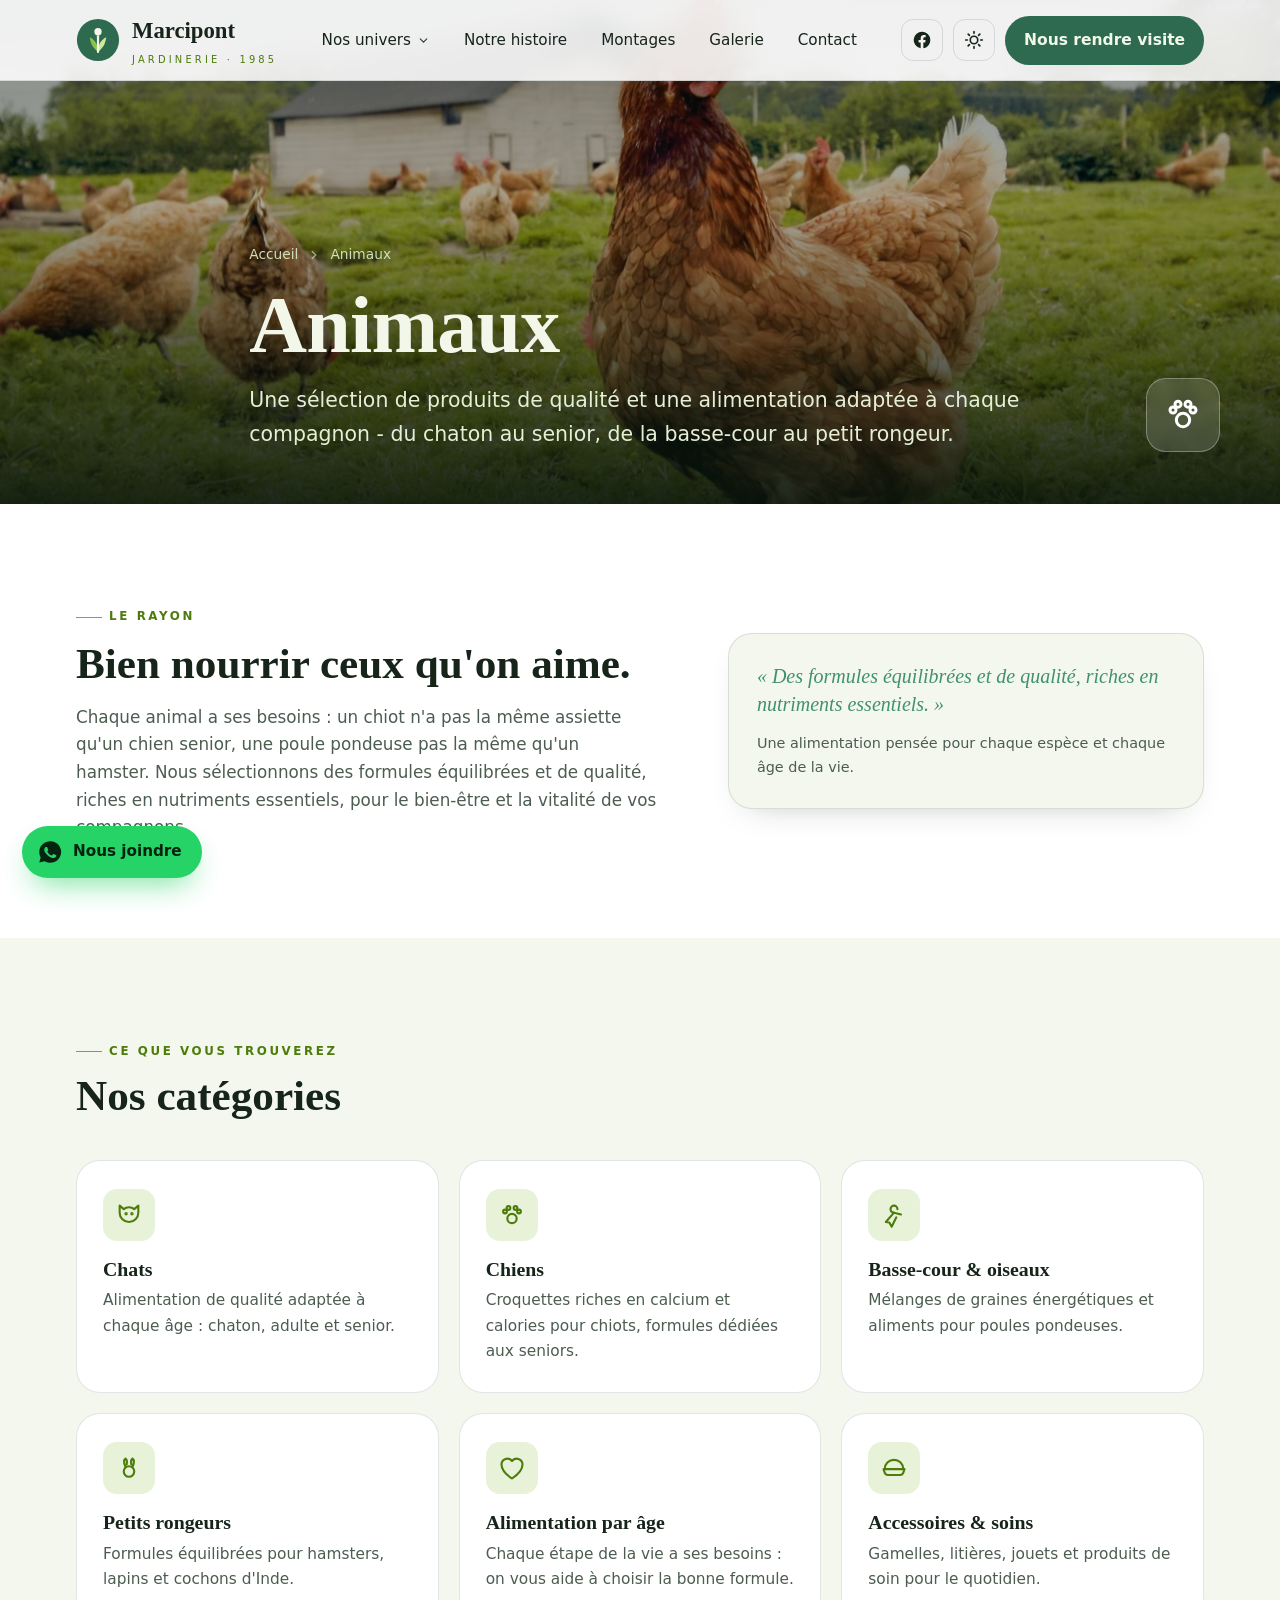
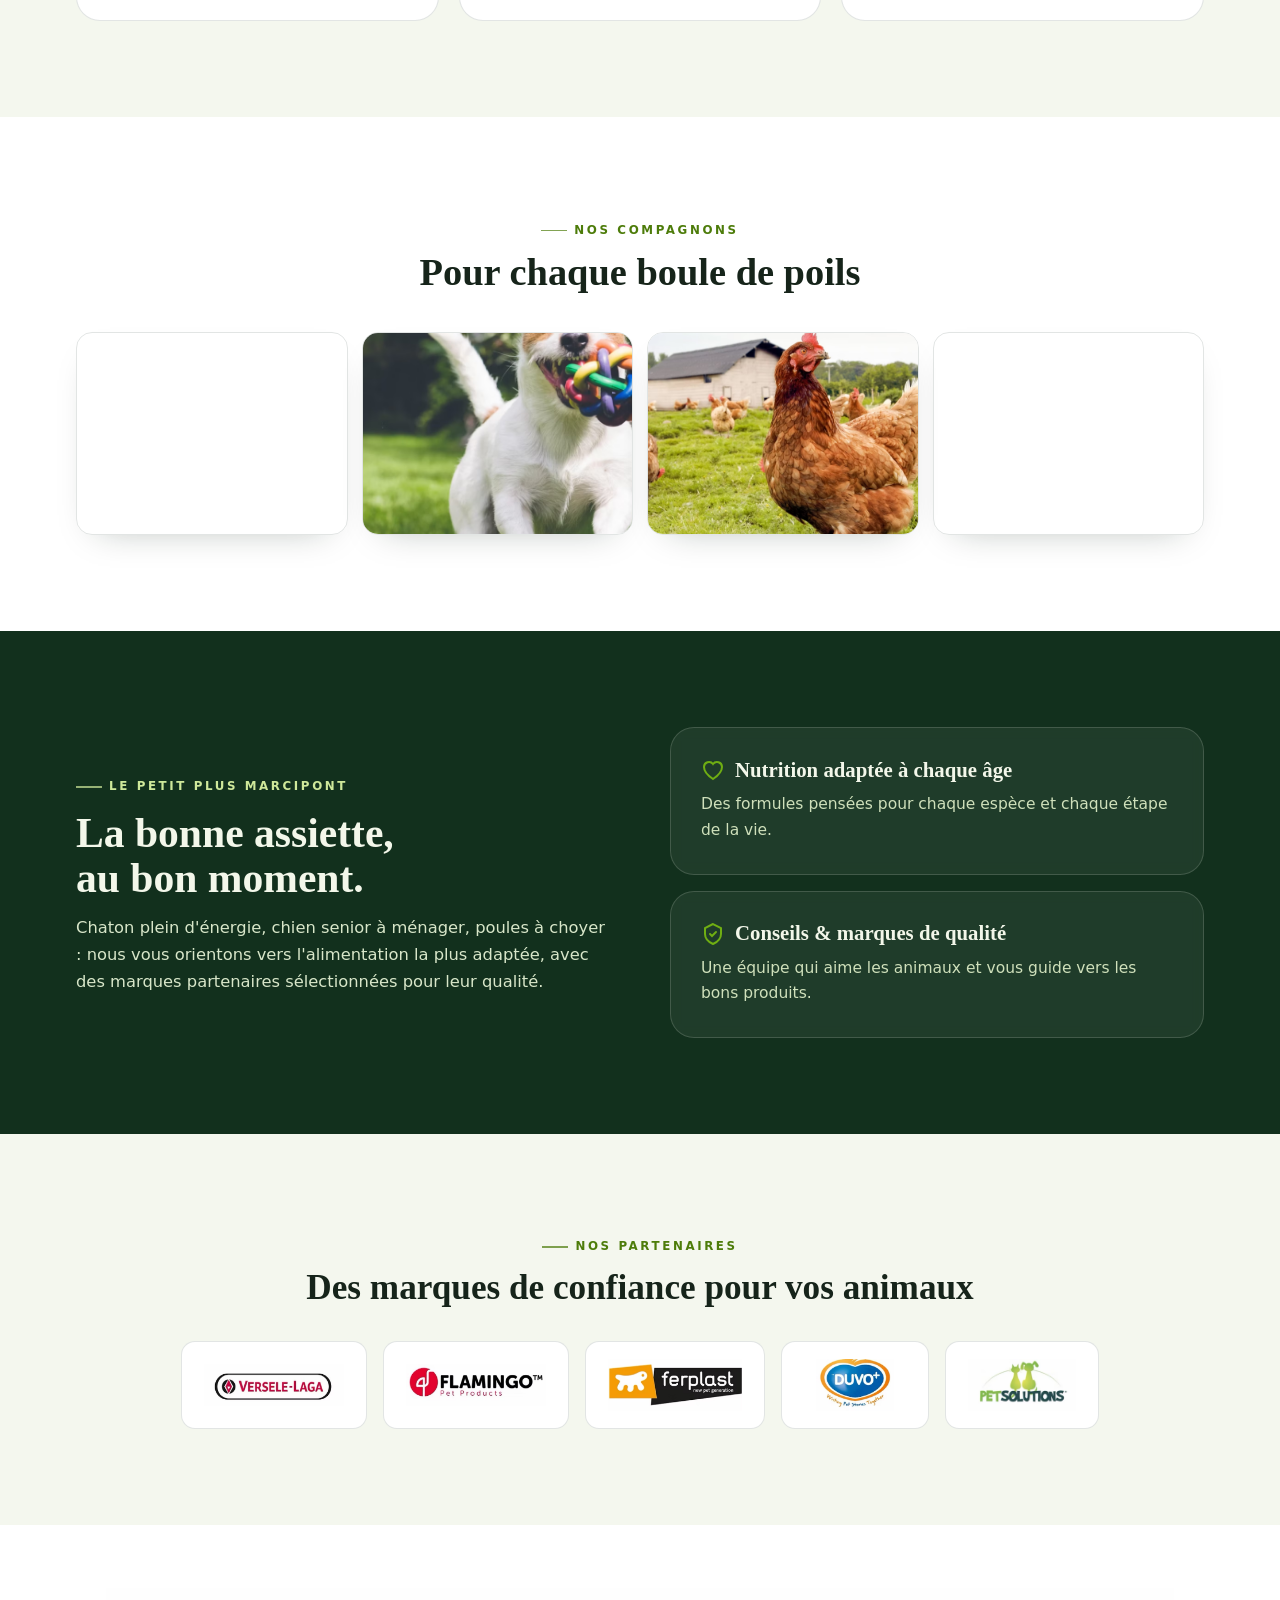
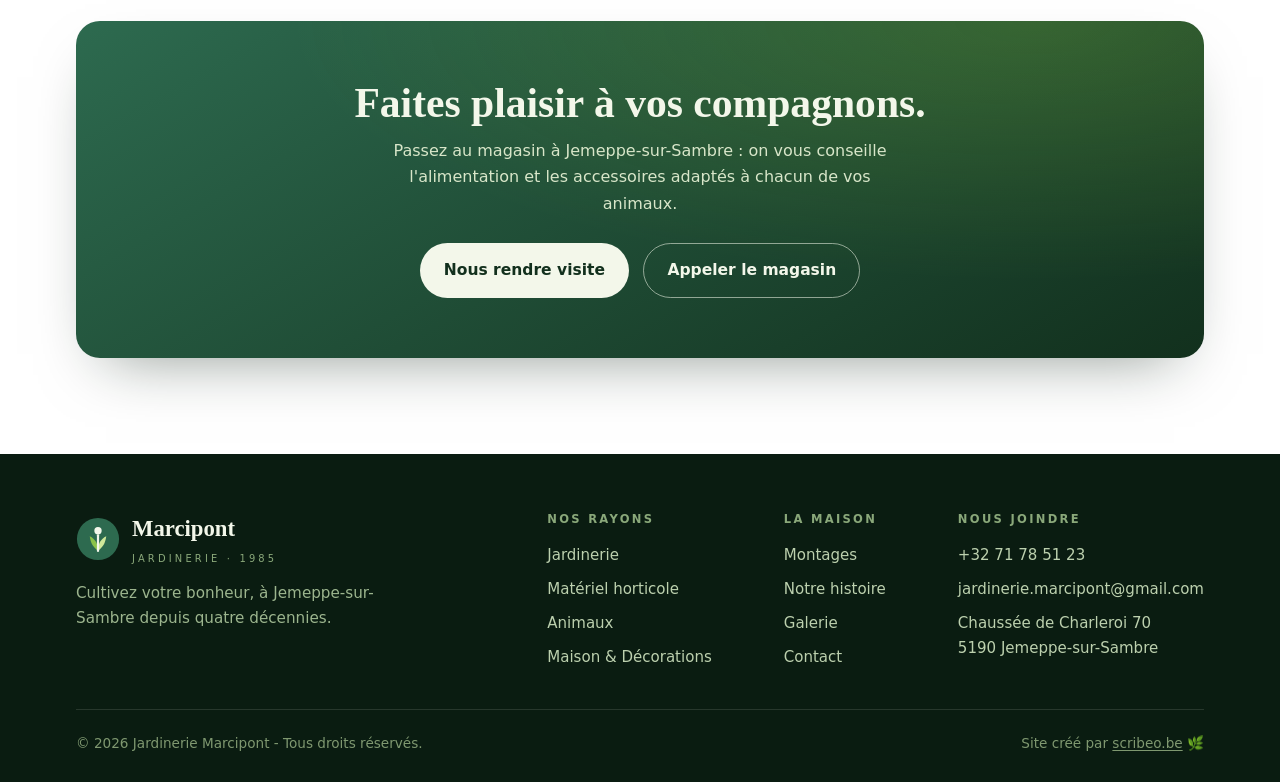
<file: animaux.html>
<!doctype html>
<html lang="fr">
<head>
<meta charset="utf-8" />
<meta name="viewport" content="width=device-width, initial-scale=1, viewport-fit=cover" />
<meta name="apple-mobile-web-app-capable" content="yes" />
<meta name="mobile-web-app-capable" content="yes" />
<meta name="apple-mobile-web-app-status-bar-style" content="default" />
<meta name="apple-mobile-web-app-title" content="Marcipont" />
<meta name="theme-color" content="#2d6a4f" />
<link rel="icon" href="favicon.svg" type="image/svg+xml" />
<link rel="icon" href="icon-32.png" sizes="32x32" type="image/png" />
<link rel="apple-touch-icon" href="apple-touch-icon.png" />
<link rel="manifest" href="manifest.webmanifest" />
<link rel="canonical" href="https://jardinerie-marcipont.be/animaux.html" />
<meta property="og:type" content="website" />
<meta property="og:site_name" content="Jardinerie Marcipont" />
<meta property="og:locale" content="fr_BE" />
<meta property="og:title" content="Animaux - Marcipont · Alimentation & accessoires" />
<meta property="og:description" content="Le rayon Animaux de Marcipont : alimentation et accessoires de qualité pour chiens, chats, oiseaux, basse-cour et petits rongeurs, adaptés à chaque âge." />
<meta property="og:url" content="https://jardinerie-marcipont.be/animaux.html" />
<meta property="og:image" content="https://jardinerie-marcipont.be/og-image.jpg" />
<meta property="og:image:width" content="1200" />
<meta property="og:image:height" content="630" />
<meta name="twitter:card" content="summary_large_image" />
<meta name="twitter:image" content="https://jardinerie-marcipont.be/og-image.jpg" />
<script type="application/ld+json">
{"@context":"https://schema.org","@type":"BreadcrumbList","itemListElement":[{"@type":"ListItem","position":1,"name":"Accueil","item":"https://jardinerie-marcipont.be/"},{"@type":"ListItem","position":2,"name":"Animaux","item":"https://jardinerie-marcipont.be/animaux.html"}]}
</script>
<title>Animaux - Marcipont · Alimentation & accessoires</title>
<meta name="description" content="Le rayon Animaux de Marcipont : alimentation et accessoires de qualité pour chiens, chats, oiseaux, basse-cour et petits rongeurs, adaptés à chaque âge." />
<link rel="preconnect" href="https://images.unsplash.com" />
<link rel="stylesheet" href="rubrique.css" />
</head>
<body>

<header class="header">
  <div class="bar"></div>
  <div class="header-inner">
    <a class="brand" href="index.html" aria-label="Accueil">
      <svg class="mark" viewBox="0 0 48 48" fill="none" aria-hidden="true"><circle cx="24" cy="24" r="23" fill="var(--green)"/><path d="M24 37c0-8 3-13 9-16-1 8-4 12-9 16Z" fill="#cfe89a"/><path d="M24 37c0-8-3-13-9-16 1 8 4 12 9 16Z" fill="#8bc34a"/><path d="M24 37V20" stroke="#f3f7ea" stroke-width="2.4" stroke-linecap="round"/><circle cx="24" cy="15" r="4" fill="#f3f7ea"/></svg>
      <span class="brand-txt"><b>Marcipont</b><span>Jardinerie · 1985</span></span>
    </a>
    <nav class="nav" aria-label="Navigation principale">
      <div class="has-drop">
        <a href="index.html#univers" class="lnk">Nos univers <svg class="chev" viewBox="0 0 24 24" fill="none" stroke="currentColor" stroke-width="2.2" stroke-linecap="round"><path d="M6 9l6 6 6-6"/></svg></a>
        <div class="drop">
          <a href="jardinerie.html"><span class="di"><svg viewBox="0 0 24 24" fill="none" stroke="currentColor" stroke-width="2" stroke-linecap="round"><path d="M12 20c0-6 2-9 7-11-1 6-3 9-7 11Z"/><path d="M12 20c0-6-2-9-7-11 1 6 3 9 7 11Z"/><path d="M12 20V9"/></svg></span><span><b>Jardinerie</b><small>Plantes, fleurs, potager, terreaux</small></span></a>
          <a href="materiel-horticole.html"><span class="di"><svg viewBox="0 0 24 24" fill="none" stroke="currentColor" stroke-width="2" stroke-linecap="round"><path d="M4 4l7 7M4 4l4 1 1 4-4-1-1-4ZM20 4l-7 7M20 4l-4 1-1 4 4-1 1-4ZM11 11l2 2M13 13l6 7M11 13l-6 7"/></svg></span><span><b>Matériel horticole</b><small>Outils, sécateurs, arrosage</small></span></a>
          <a href="animaux.html"><span class="di"><svg viewBox="0 0 24 24" fill="none" stroke="currentColor" stroke-width="2" stroke-linecap="round"><circle cx="12" cy="15" r="4"/><circle cx="6" cy="9" r="1.8"/><circle cx="18" cy="9" r="1.8"/><circle cx="9" cy="5.5" r="1.8"/><circle cx="15" cy="5.5" r="1.8"/></svg></span><span><b>Animaux</b><small>Alimentation, accessoires, soins</small></span></a>
          <a href="maison-decorations.html"><span class="di"><svg viewBox="0 0 24 24" fill="none" stroke="currentColor" stroke-width="2" stroke-linecap="round"><path d="M3 11l9-7 9 7M5 10v10h14V10"/><path d="M12 20v-5M12 15c-2 0-3-1.5-3-3 1.7 0 3 1 3 3ZM12 15c2 0 3-1.5 3-3-1.7 0-3 1-3 3Z"/></svg></span><span><b>Maison &amp; Décorations</b><small>Cache-pots, déco, cadeaux</small></span></a>
        </div>
      </div>
      <a href="index.html#histoire" class="lnk">Notre histoire</a>
      <a href="index.html#montages" class="lnk">Montages</a>
      <a href="index.html#galerie" class="lnk">Galerie</a>
      <a href="index.html#contact" class="lnk">Contact</a>
    </nav>
    <div class="tools">
      <a class="icon-btn" href="https://www.facebook.com/profile.php?id=100051036114306" target="_blank" rel="noopener" aria-label="Facebook"><svg viewBox="0 0 24 24" fill="currentColor"><path d="M22 12a10 10 0 1 0-11.6 9.9v-7H7.9V12h2.5V9.8c0-2.5 1.5-3.9 3.8-3.9 1.1 0 2.2.2 2.2.2v2.5h-1.2c-1.2 0-1.6.8-1.6 1.6V12h2.7l-.4 2.9h-2.3v7A10 10 0 0 0 22 12Z"/></svg></a>
      <button class="icon-btn" id="themeBtn" aria-label="Changer de thème" title="Thème clair/sombre"><svg viewBox="0 0 24 24" fill="none" stroke="currentColor" stroke-width="2" stroke-linecap="round"><circle cx="12" cy="12" r="4.5"/><path d="M12 2v2M12 20v2M4 12H2M22 12h-2M5 5l1.5 1.5M17.5 17.5 19 19M19 5l-1.5 1.5M6.5 17.5 5 19"/></svg></button>
      <a href="index.html#contact" class="btn btn-primary" style="padding:.7em 1.15em">Nous rendre visite</a>
      <button class="icon-btn burger" id="burger" aria-label="Ouvrir le menu" aria-expanded="false"><svg viewBox="0 0 24 24" fill="none" stroke="currentColor" stroke-width="2" stroke-linecap="round"><path d="M4 7h16M4 12h16M4 17h16"/></svg></button>
    </div>
  </div>
</header>

<div class="mobile-menu" id="mobileMenu">
  <div class="scrim" data-close></div>
  <div class="mobile-panel">
    <div class="mm-head"><b style="font-family:var(--serif);font-size:1.3rem">Marcipont</b><button class="icon-btn" data-close aria-label="Fermer"><svg viewBox="0 0 24 24" fill="none" stroke="currentColor" stroke-width="2" stroke-linecap="round"><path d="M6 6l12 12M18 6 6 18"/></svg></button></div>
    <a class="mm-link" href="index.html#univers" data-close>Nos univers</a>
    <div class="mm-sub">
      <a href="jardinerie.html" data-close>Jardinerie</a>
      <a href="materiel-horticole.html" data-close>Matériel horticole</a>
      <a href="animaux.html" data-close>Animaux</a>
      <a href="maison-decorations.html" data-close>Maison &amp; Décorations</a>
    </div>
    <a class="mm-link" href="index.html#histoire" data-close>Notre histoire</a>
    <a class="mm-link" href="index.html#montages" data-close>Montages</a>
    <a class="mm-link" href="index.html#galerie" data-close>Galerie</a>
    <a class="mm-link" href="index.html#contact" data-close>Contact</a>
    <a class="btn btn-primary mm-cta" href="index.html#contact" data-close>Nous rendre visite</a>
  </div>
</div>

<section class="rhero">
  <div class="rhero-bg" style="background-image:url('images/rayons/animaux/poules.jpg')"></div>
  <div class="wrap">
    <div class="crumb"><a href="index.html">Accueil</a><svg viewBox="0 0 24 24" fill="none" stroke="currentColor" stroke-width="2.2" stroke-linecap="round"><path d="M9 6l6 6-6 6"/></svg><span>Animaux</span></div>
    <h1>Animaux</h1>
    <p class="rlede">Une sélection de produits de qualité et une alimentation adaptée à chaque compagnon - du chaton au senior, de la basse-cour au petit rongeur.</p>
  </div>
  <div class="ic-badge"><svg viewBox="0 0 24 24" fill="none" stroke="currentColor" stroke-width="1.8" stroke-linecap="round"><circle cx="12" cy="15" r="4"/><circle cx="6" cy="9" r="1.8"/><circle cx="18" cy="9" r="1.8"/><circle cx="9" cy="5.5" r="1.8"/><circle cx="15" cy="5.5" r="1.8"/></svg></div>
</section>

<section class="section rintro">
  <div class="wrap">
    <div>
      <span class="eyebrow reveal">Le rayon</span>
      <h2 class="reveal d1">Bien nourrir ceux qu'on aime.</h2>
      <p class="reveal d1">Chaque animal a ses besoins : un chiot n'a pas la même assiette qu'un chien senior, une poule pondeuse pas la même qu'un hamster. Nous sélectionnons des formules équilibrées et de qualité, riches en nutriments essentiels, pour le bien-être et la vitalité de vos compagnons.</p>
    </div>
    <div class="qbox reveal d2">
      <p class="q">« Des formules équilibrées et de qualité, riches en nutriments essentiels. »</p>
      <p class="qs">Une alimentation pensée pour chaque espèce et chaque âge de la vie.</p>
    </div>
  </div>
</section>

<section class="section" style="background:var(--ground)">
  <div class="wrap">
    <span class="eyebrow reveal">Ce que vous trouverez</span>
    <h2 class="reveal d1" style="font-size:clamp(1.8rem,3.6vw,2.7rem);margin:12px 0 40px">Nos catégories</h2>
    <div class="cats">
      <article class="cat reveal"><div class="ci"><svg viewBox="0 0 24 24" fill="none" stroke="currentColor" stroke-width="1.8" stroke-linecap="round" stroke-linejoin="round"><path d="M4 10V4l3.5 3a7 7 0 0 1 9 0L20 4v6a8 8 0 0 1-16 0Z"/><circle cx="9.5" cy="11" r=".6"/><circle cx="14.5" cy="11" r=".6"/></svg></div><h3>Chats</h3><p>Alimentation de qualité adaptée à chaque âge : chaton, adulte et senior.</p></article>
      <article class="cat reveal d1"><div class="ci"><svg viewBox="0 0 24 24" fill="none" stroke="currentColor" stroke-width="1.8" stroke-linecap="round" stroke-linejoin="round"><circle cx="12" cy="15" r="4"/><circle cx="6" cy="9" r="1.6"/><circle cx="18" cy="9" r="1.6"/><circle cx="9" cy="6" r="1.6"/><circle cx="15" cy="6" r="1.6"/></svg></div><h3>Chiens</h3><p>Croquettes riches en calcium et calories pour chiots, formules dédiées aux seniors.</p></article>
      <article class="cat reveal d2"><div class="ci"><svg viewBox="0 0 24 24" fill="none" stroke="currentColor" stroke-width="1.8" stroke-linecap="round" stroke-linejoin="round"><path d="M15 7a3 3 0 1 0-3 3M12 10l-7 8 3 .5L10 22l4-8M12 10l6 1.5"/></svg></div><h3>Basse-cour &amp; oiseaux</h3><p>Mélanges de graines énergétiques et aliments pour poules pondeuses.</p></article>
      <article class="cat reveal"><div class="ci"><svg viewBox="0 0 24 24" fill="none" stroke="currentColor" stroke-width="1.8" stroke-linecap="round" stroke-linejoin="round"><circle cx="12" cy="15" r="4.5"/><path d="M9 11c-1.5-3-1.5-6 0-7 1.2 1 1.5 3 1 5M15 11c1.5-3 1.5-6 0-7-1.2 1-1.5 3-1 5"/></svg></div><h3>Petits rongeurs</h3><p>Formules équilibrées pour hamsters, lapins et cochons d'Inde.</p></article>
      <article class="cat reveal d1"><div class="ci"><svg viewBox="0 0 24 24" fill="none" stroke="currentColor" stroke-width="1.8" stroke-linecap="round" stroke-linejoin="round"><path d="M12 21c-6-4-9-8-9-12a5 5 0 0 1 9-3 5 5 0 0 1 9 3c0 4-3 8-9 12Z"/></svg></div><h3>Alimentation par âge</h3><p>Chaque étape de la vie a ses besoins : on vous aide à choisir la bonne formule.</p></article>
      <article class="cat reveal d2"><div class="ci"><svg viewBox="0 0 24 24" fill="none" stroke="currentColor" stroke-width="1.8" stroke-linecap="round" stroke-linejoin="round"><path d="M4 13a8 8 0 0 1 16 0"/><path d="M3 13h18l-1 3a3 3 0 0 1-3 2H7a3 3 0 0 1-3-2l-1-3Z"/></svg></div><h3>Accessoires &amp; soins</h3><p>Gamelles, litières, jouets et produits de soin pour le quotidien.</p></article>
    </div>
  </div>
</section>

<section class="section rgallery">
  <div class="wrap">
    <div class="rgal-head">
      <span class="eyebrow reveal">Nos compagnons</span>
      <h2 class="reveal d1">Pour chaque boule de poils</h2>
    </div>
    <div class="rgal-grid">
      <div class="g reveal"><img src="images/rayons/animaux/chat.jpg" alt="Chat" loading="lazy" /></div>
      <div class="g reveal d1"><img src="images/rayons/animaux/chien.jpg" alt="Chien" loading="lazy" /></div>
      <div class="g reveal d2"><img src="images/rayons/animaux/poules.jpg" alt="Poules" loading="lazy" /></div>
      <div class="g reveal d3"><img src="images/rayons/animaux/lapins.png" alt="Lapins" loading="lazy" /></div>
    </div>
  </div>
</section>

<section class="section highlight">
  <div class="wrap">
    <div>
      <span class="eyebrow reveal">Le petit plus Marcipont</span>
      <h2 class="reveal d1">La bonne assiette, au bon moment.</h2>
      <p class="reveal d1">Chaton plein d'énergie, chien senior à ménager, poules à choyer : nous vous orientons vers l'alimentation la plus adaptée, avec des marques partenaires sélectionnées pour leur qualité.</p>
    </div>
    <div>
      <div class="hcard reveal d1"><h3><svg viewBox="0 0 24 24" fill="none" stroke="currentColor" stroke-width="2" stroke-linecap="round"><path d="M12 21c-6-4-9-8-9-12a5 5 0 0 1 9-3 5 5 0 0 1 9 3c0 4-3 8-9 12Z"/></svg>Nutrition adaptée à chaque âge</h3><p>Des formules pensées pour chaque espèce et chaque étape de la vie.</p></div>
      <div class="hcard reveal d2"><h3><svg viewBox="0 0 24 24" fill="none" stroke="currentColor" stroke-width="2" stroke-linecap="round"><path d="M12 2 4 6v6c0 5 3.5 8 8 10 4.5-2 8-5 8-10V6l-8-4Z"/><path d="M9 12l2 2 4-4"/></svg>Conseils &amp; marques de qualité</h3><p>Une équipe qui aime les animaux et vous guide vers les bons produits.</p></div>
    </div>
  </div>
</section>

<section class="section partners">
  <div class="wrap">
    <div class="p-head">
      <span class="eyebrow reveal">Nos partenaires</span>
      <h2 class="reveal d1">Des marques de confiance pour vos animaux</h2>
    </div>
    <div class="logos reveal d1">
      <div class="lg"><img src="images/partenaires/versele-laga.png" alt="Versele-Laga" loading="lazy" /></div>
      <div class="lg"><img src="images/partenaires/flamingo.png" alt="Flamingo Pet Products" loading="lazy" /></div>
      <div class="lg"><img src="images/partenaires/ferplast.png" alt="Ferplast" loading="lazy" /></div>
      <div class="lg"><img src="images/partenaires/duvo.png" alt="Duvo+" loading="lazy" /></div>
      <div class="lg"><img src="images/partenaires/petsolutions.png" alt="PetSolutions" loading="lazy" /></div>
    </div>
  </div>
</section>

<section class="section rcta">
  <div class="wrap">
    <div class="box">
      <h2>Faites plaisir à vos compagnons.</h2>
      <p>Passez au magasin à Jemeppe-sur-Sambre : on vous conseille l'alimentation et les accessoires adaptés à chacun de vos animaux.</p>
      <div class="btns">
        <a class="btn btn-light" href="index.html#contact">Nous rendre visite</a>
        <a class="btn btn-outline-light" href="tel:+3271785123">Appeler le magasin</a>
      </div>
    </div>
  </div>
</section>

<footer class="footer">
  <div class="wrap">
    <div class="footer-top">
      <div style="max-width:320px">
        <a class="brand" href="index.html" style="margin-bottom:14px"><svg class="mark" viewBox="0 0 48 48" fill="none" aria-hidden="true"><circle cx="24" cy="24" r="23" fill="var(--green)"/><path d="M24 37c0-8 3-13 9-16-1 8-4 12-9 16Z" fill="#cfe89a"/><path d="M24 37c0-8-3-13-9-16 1 8 4 12 9 16Z" fill="#8bc34a"/><path d="M24 37V20" stroke="#f3f7ea" stroke-width="2.4" stroke-linecap="round"/><circle cx="24" cy="15" r="4" fill="#f3f7ea"/></svg><span class="brand-txt"><b>Marcipont</b><span>Jardinerie · 1985</span></span></a>
        <p style="color:#9cb58e;font-size:.95rem">Cultivez votre bonheur, à Jemeppe-sur-Sambre depuis quatre décennies.</p>
      </div>
      <div class="footer-cols">
        <div class="footer-col"><h4>Nos rayons</h4><a href="jardinerie.html">Jardinerie</a><a href="materiel-horticole.html">Matériel horticole</a><a href="animaux.html">Animaux</a><a href="maison-decorations.html">Maison &amp; Décorations</a></div>
        <div class="footer-col"><h4>La maison</h4><a href="index.html#montages">Montages</a><a href="index.html#histoire">Notre histoire</a><a href="index.html#galerie">Galerie</a><a href="index.html#contact">Contact</a></div>
        <div class="footer-col"><h4>Nous joindre</h4><a href="tel:+3271785123">+32 71 78 51 23</a><a href="mailto:jardinerie.marcipont@gmail.com">jardinerie.marcipont@gmail.com</a><p>Chaussée de Charleroi 70<br>5190 Jemeppe-sur-Sambre</p></div>
      </div>
    </div>
    <div class="footer-bottom"><span>© <span id="year">2026</span> Jardinerie Marcipont - Tous droits réservés.</span><span>Site créé par <a href="https://scribeo.be/?de=marcipont" target="_blank" rel="noopener">scribeo.be</a> 🌿</span></div>
  </div>
</footer>

<a class="wa-float" href="https://wa.me/32479237917?text=Bonjour%2C%20je%20vous%20contacte%20via%20votre%20site%20web." target="_blank" rel="noopener" aria-label="Nous joindre sur WhatsApp">
  <svg viewBox="0 0 24 24" fill="currentColor" aria-hidden="true"><path d="M12 2a10 10 0 0 0-8.6 15l-1.3 4.8 4.9-1.3A10 10 0 1 0 12 2Zm5.6 14.2c-.24.67-1.4 1.3-1.9 1.34-.5.05-.97.24-3.27-.68-2.75-1.08-4.5-3.9-4.63-4.08-.14-.18-1.12-1.49-1.12-2.85 0-1.35.71-2.02.96-2.3.25-.27.55-.34.73-.34l.53.01c.17 0 .4-.06.62.48.24.57.8 1.96.87 2.1.07.14.12.3.02.48-.09.18-.14.3-.28.46-.14.16-.29.36-.42.48-.14.14-.28.29-.12.56.16.27.72 1.18 1.54 1.91 1.06.94 1.95 1.24 2.22 1.38.27.14.43.12.6-.07.16-.18.68-.8.86-1.07.18-.27.36-.22.6-.13.25.09 1.58.75 1.85.89.27.13.45.2.52.31.07.12.07.66-.17 1.33Z"/></svg>
  <span class="wa-txt">Nous joindre</span>
</a>
<script src="rubrique.js"></script>
<script src="app.js" defer></script>
</body>
</html>
</file>
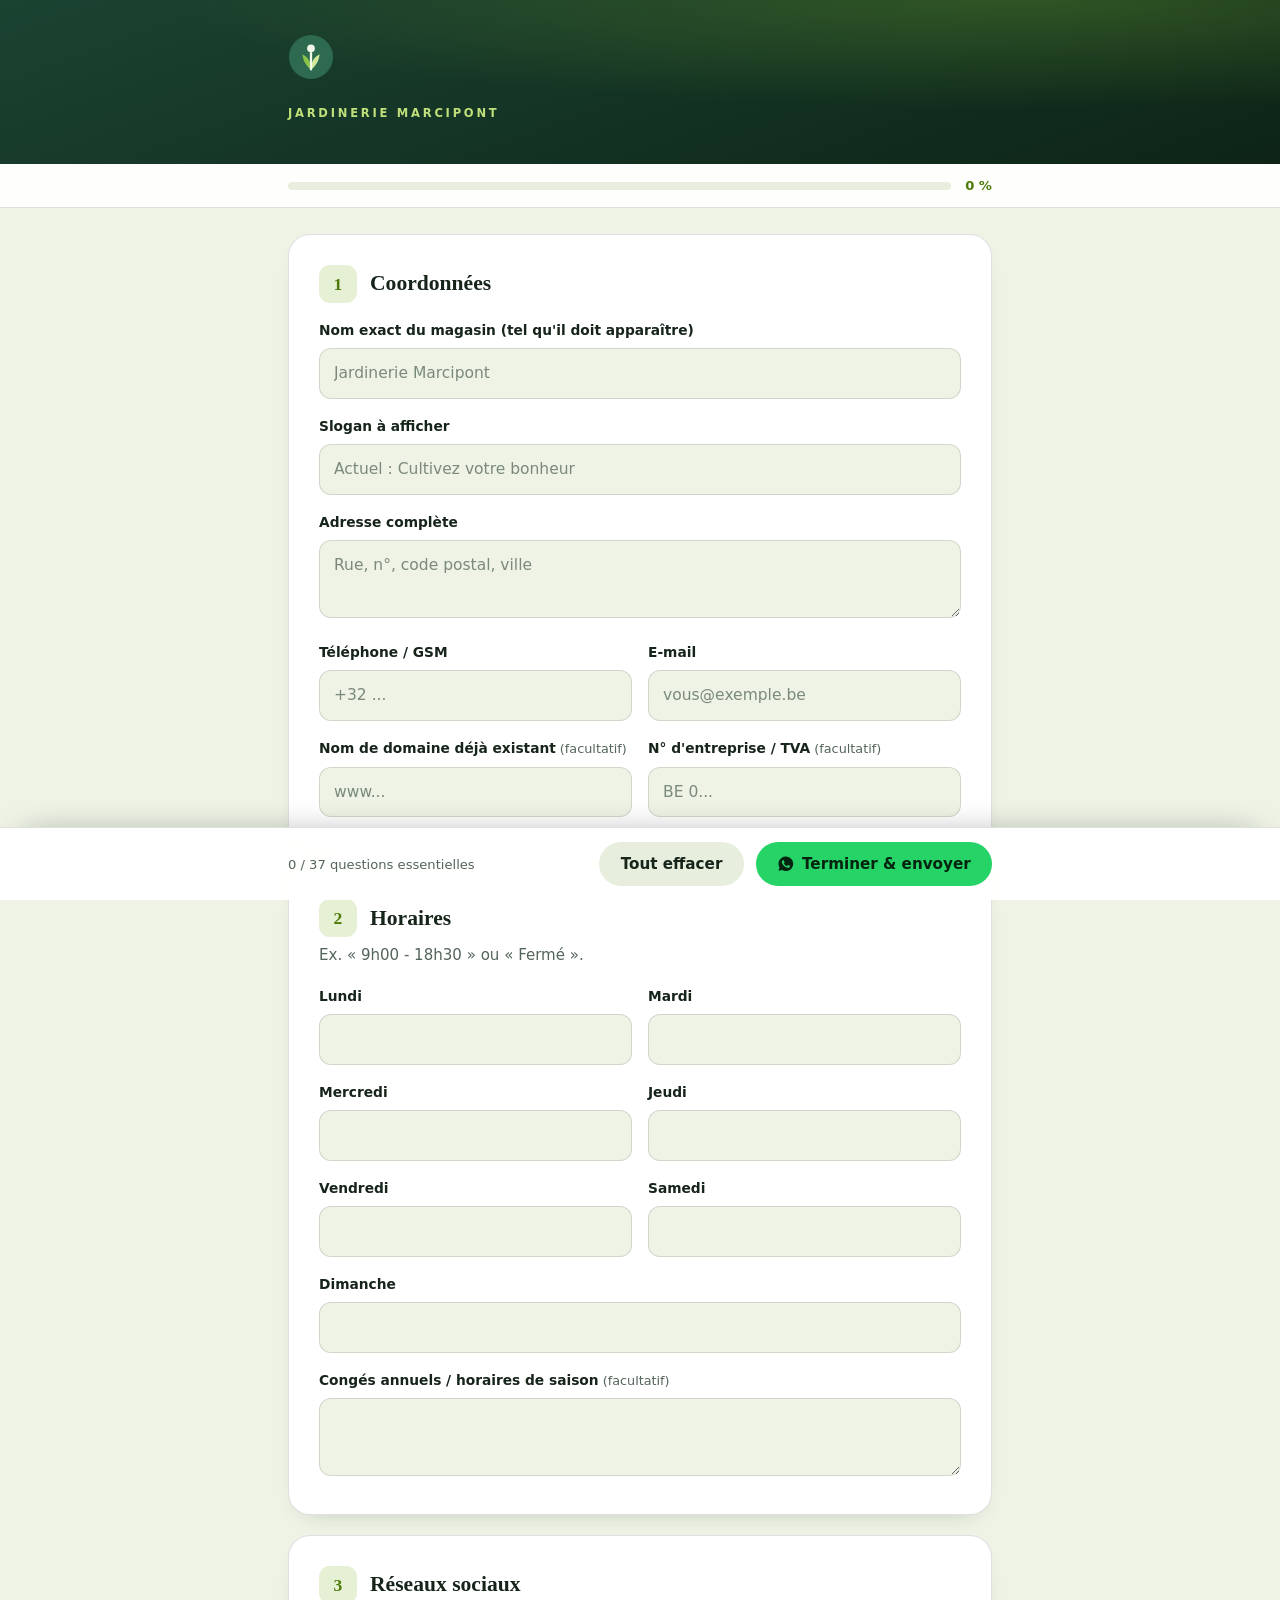
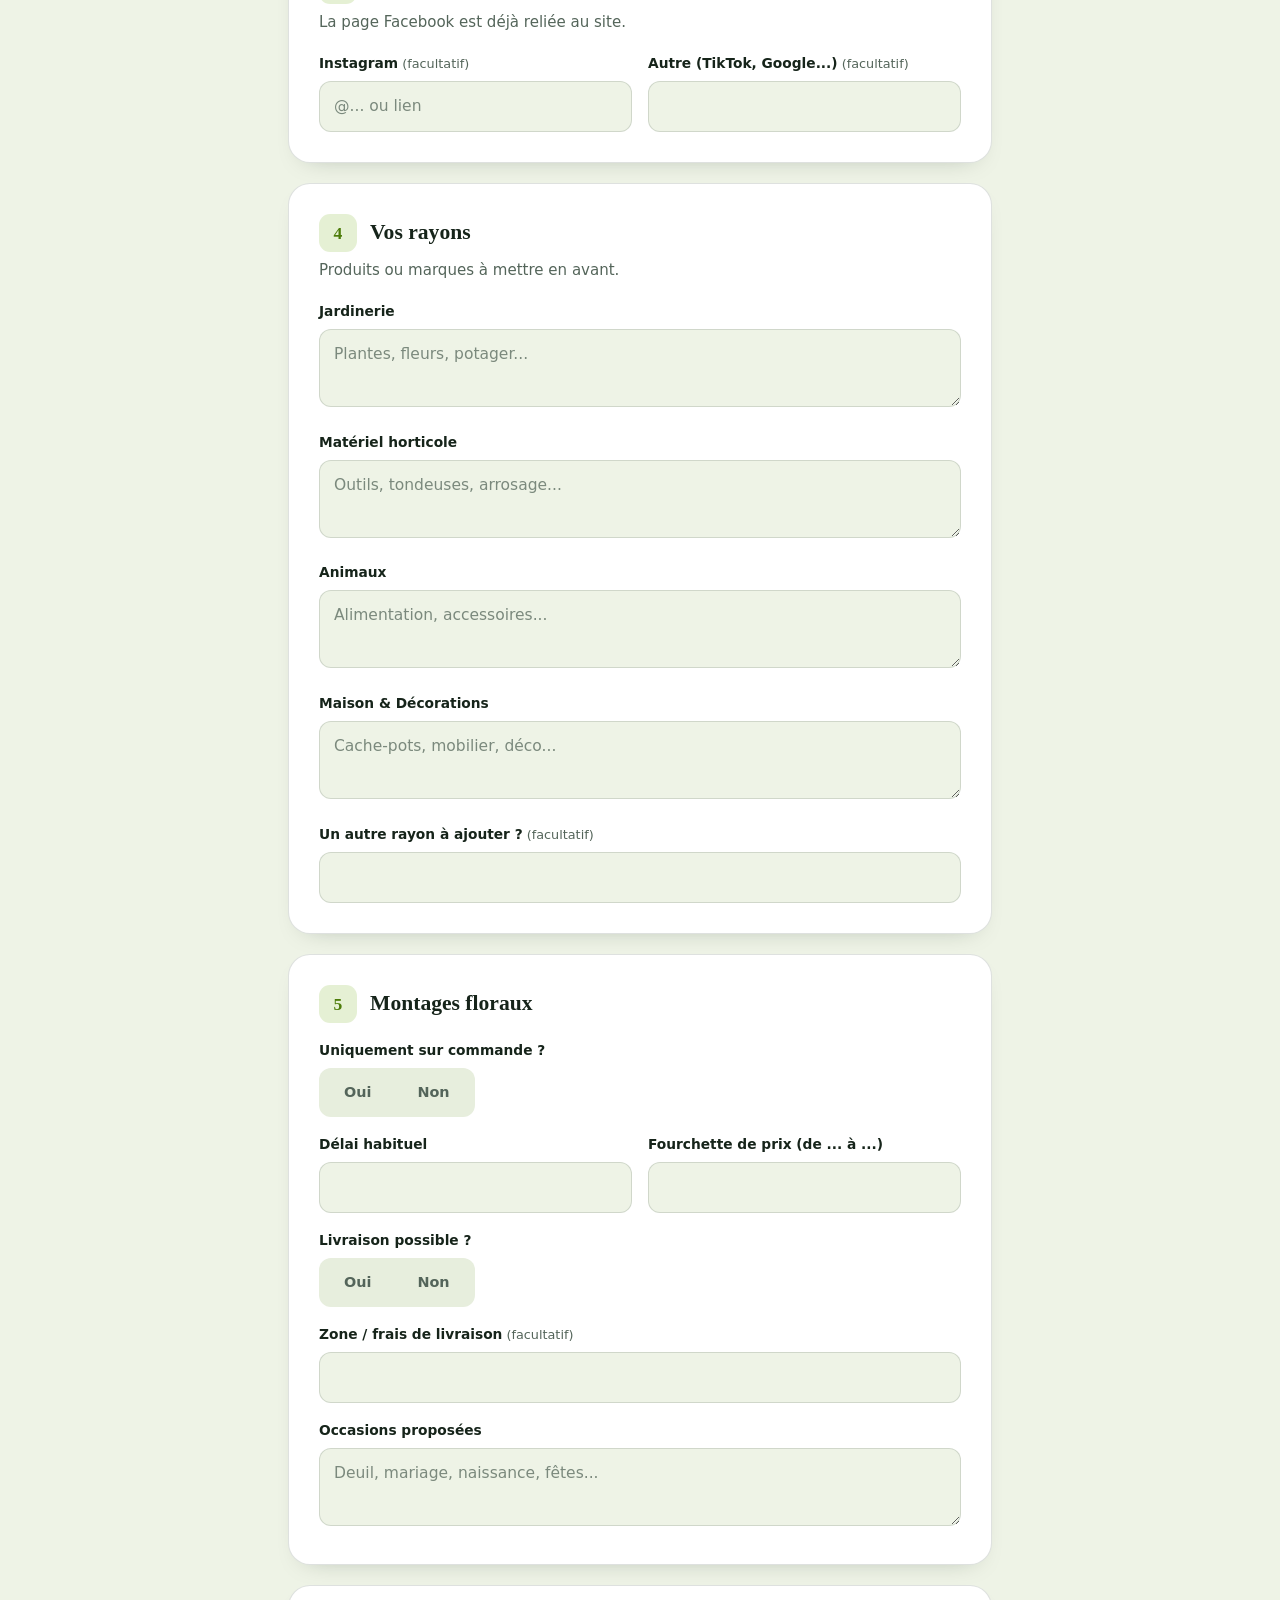
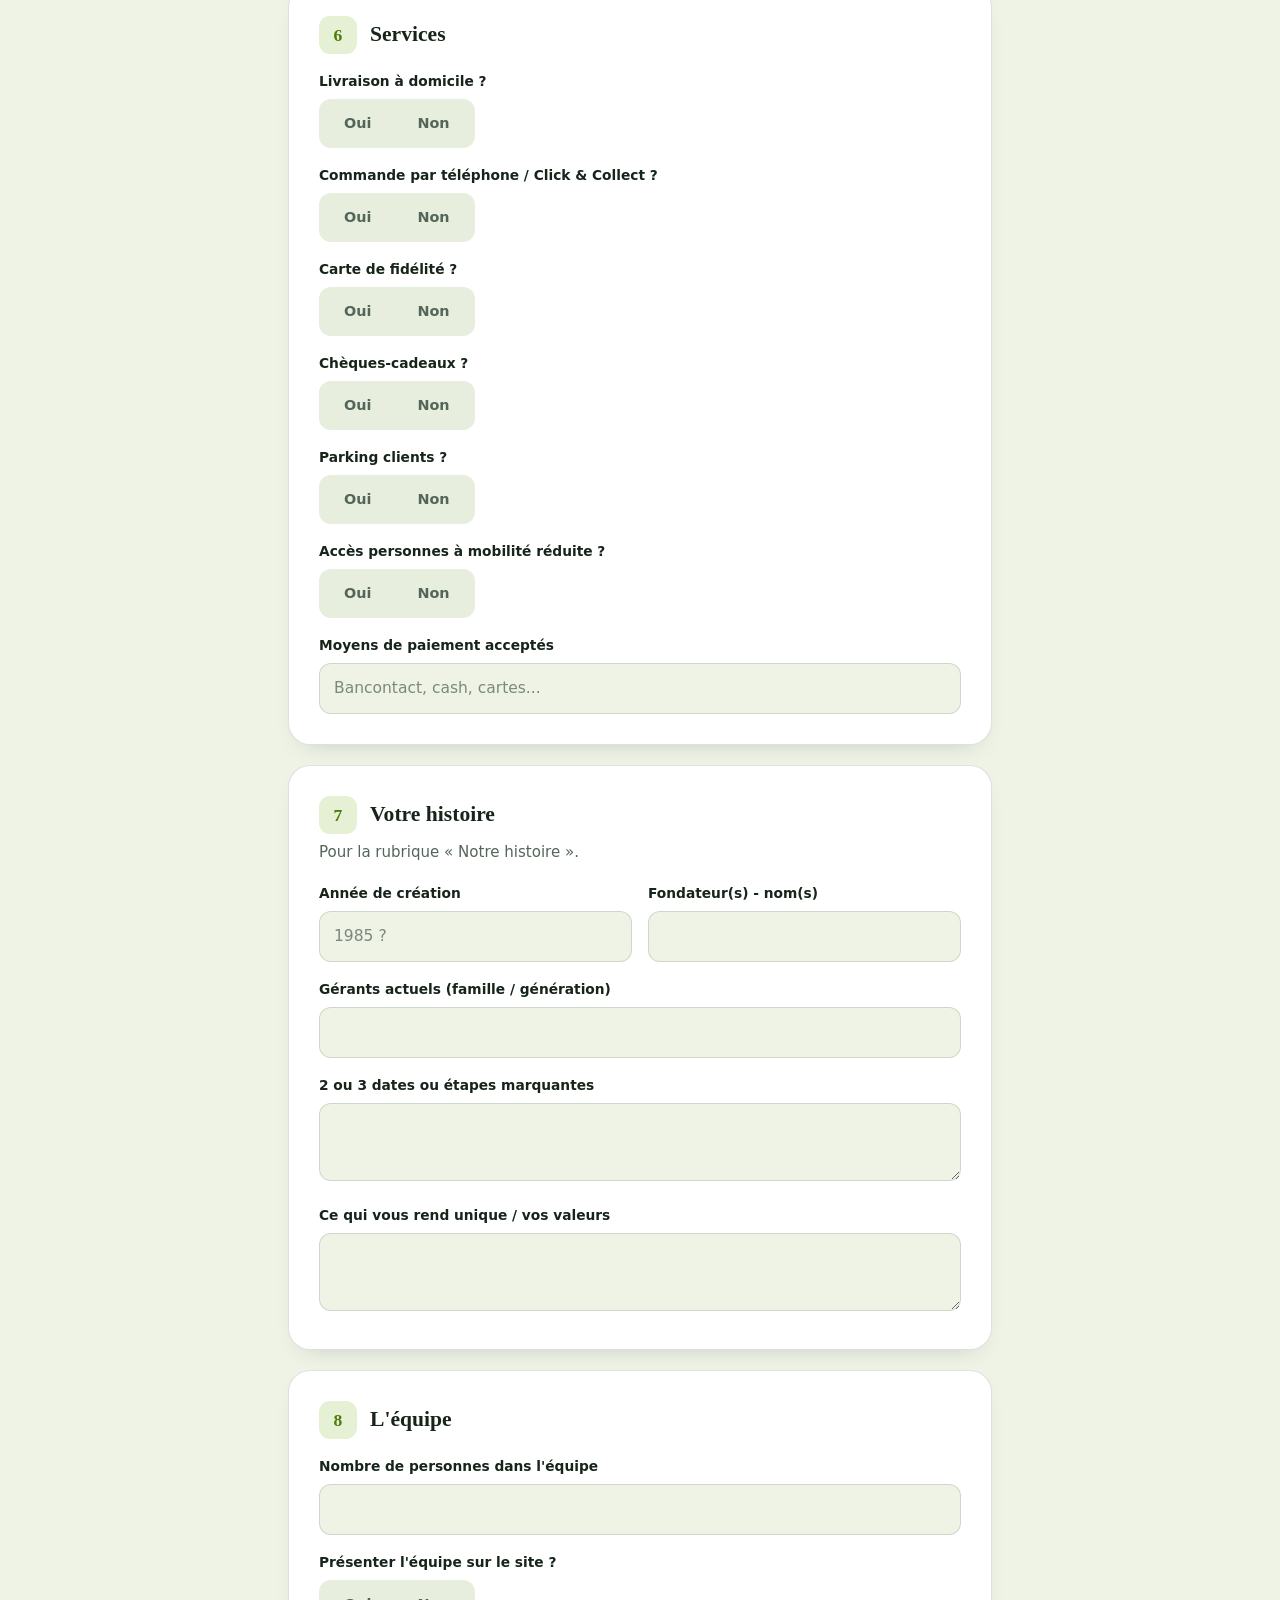
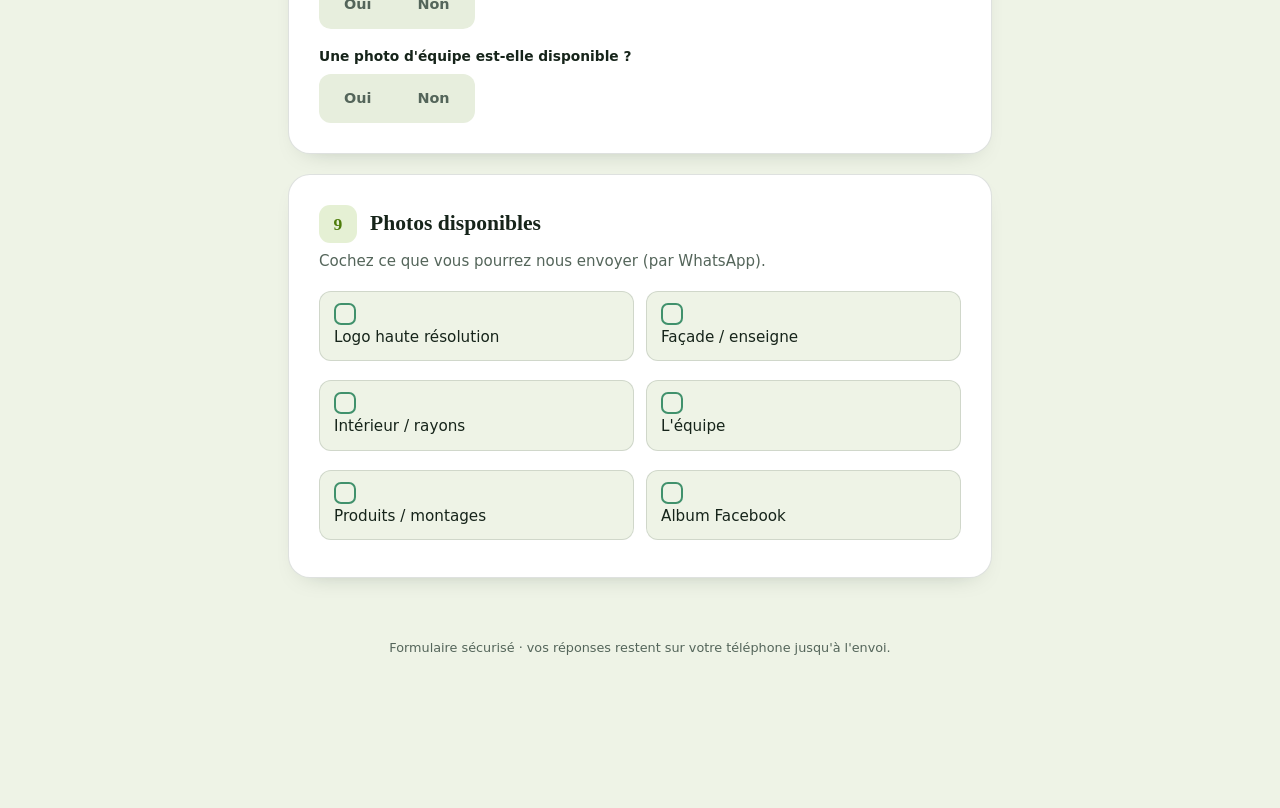
<file: formulaire-client.html>
<!doctype html>
<html lang="fr">
<head>
<meta charset="utf-8" />
<meta name="viewport" content="width=device-width, initial-scale=1, viewport-fit=cover" />
<meta name="apple-mobile-web-app-capable" content="yes" />
<meta name="mobile-web-app-capable" content="yes" />
<meta name="apple-mobile-web-app-status-bar-style" content="default" />
<meta name="apple-mobile-web-app-title" content="Marcipont" />
<meta name="theme-color" content="#2d6a4f" />
<link rel="icon" href="favicon.svg" type="image/svg+xml" />
<link rel="icon" href="icon-32.png" sizes="32x32" type="image/png" />
<link rel="apple-touch-icon" href="apple-touch-icon.png" />
<link rel="manifest" href="manifest.webmanifest" />
<meta name="robots" content="noindex, nofollow" />
<title>Formulaire - Jardinerie Marcipont</title>
<style>
:root{
  --ground:#eef3e6;--surface:#ffffff;--surface-2:#e7eedd;
  --ink:#16241a;--ink-soft:#54655a;--line:rgba(21,45,33,.14);
  --green:#2d6a4f;--green-deep:#1b4332;--green-mid:#40916c;
  --accent:#6fae13;--accent-ink:#4d7c0a;--honey:#c47d22;--wa:#25d366;
  --cream:#f3f7ea;--radius:16px;--radius-lg:22px;
  --shadow:0 22px 50px -28px rgba(12,32,20,.5);--shadow-soft:0 10px 26px -18px rgba(12,32,20,.34);
  --serif:"Iowan Old Style","Palatino Linotype",Palatino,"Book Antiqua",Georgia,serif;
  --sans:system-ui,-apple-system,"Segoe UI",Roboto,Helvetica,Arial,sans-serif;
}
@media (prefers-color-scheme:dark){:root{
  --ground:#0b1710;--surface:#12241a;--surface-2:#183121;
  --ink:#e9f2e4;--ink-soft:#a3b7a7;--line:rgba(255,255,255,.12);
  --accent:#9bd42f;--accent-ink:#b7e556;--honey:#e0a24a;
  --shadow:0 24px 60px -30px rgba(0,0,0,.75);--shadow-soft:0 12px 30px -22px rgba(0,0,0,.6);
}}
:root[data-theme="light"]{--ground:#eef3e6;--surface:#fff;--surface-2:#e7eedd;--ink:#16241a;--ink-soft:#54655a;--line:rgba(21,45,33,.14);--accent:#6fae13;--accent-ink:#4d7c0a;--honey:#c47d22}
:root[data-theme="dark"]{--ground:#0b1710;--surface:#12241a;--surface-2:#183121;--ink:#e9f2e4;--ink-soft:#a3b7a7;--line:rgba(255,255,255,.12);--accent:#9bd42f;--accent-ink:#b7e556;--honey:#e0a24a}

*{box-sizing:border-box}
body{margin:0}
.page{font-family:var(--sans);color:var(--ink);background:var(--ground);line-height:1.6;min-height:100vh;padding-bottom:120px}
h1,h2{font-family:var(--serif);font-weight:600;margin:0;line-height:1.1;text-wrap:balance}
p{margin:0}

/* header */
.top{background:radial-gradient(120% 120% at 80% 0%,rgba(155,212,47,.22),transparent 55%),linear-gradient(160deg,var(--green-deep),#0d2416);
  color:var(--cream);padding:34px clamp(18px,5vw,44px) 30px;position:relative;overflow:hidden}
.top .mark{width:46px;height:46px;margin-bottom:16px}
.top .kicker{font-size:.72rem;letter-spacing:.24em;text-transform:uppercase;color:#bfe07a;margin-bottom:12px;font-weight:700}
.top h1{font-size:clamp(1.8rem,5vw,2.7rem)}
.top p{color:#d6e6c6;max-width:52ch;margin-top:12px;font-size:1.02rem}
.wrap{max-width:760px;margin:0 auto;padding:0 clamp(18px,5vw,28px)}

/* progress (sticky under header) */
.pbar-wrap{position:sticky;top:0;z-index:20;background:color-mix(in srgb,var(--surface) 90%,transparent);
  backdrop-filter:blur(10px);border-bottom:1px solid var(--line)}
.pbar-inner{max-width:760px;margin:0 auto;padding:11px clamp(18px,5vw,28px);display:flex;align-items:center;gap:14px}
.pbar{flex:1;height:8px;border-radius:99px;background:var(--surface-2);overflow:hidden}
.pbar span{display:block;height:100%;width:0;background:linear-gradient(90deg,var(--green-mid),var(--accent));
  border-radius:99px;transition:width .4s cubic-bezier(.2,.7,.2,1)}
.pbar-txt{font-size:.82rem;font-weight:700;color:var(--accent-ink);font-variant-numeric:tabular-nums;white-space:nowrap}

/* form */
form{padding-top:26px}
.card{background:var(--surface);border:1px solid var(--line);border-radius:var(--radius-lg);
  padding:clamp(20px,3vw,30px);margin-bottom:20px;box-shadow:var(--shadow-soft)}
.sec-head{display:flex;align-items:center;gap:13px;margin-bottom:6px}
.sec-num{width:38px;height:38px;flex:none;border-radius:11px;background:color-mix(in srgb,var(--accent) 18%,transparent);
  color:var(--accent-ink);display:grid;place-items:center;font-family:var(--serif);font-size:1.1rem;font-weight:700}
.sec-head h2{font-size:1.35rem}
.sec-intro{color:var(--ink-soft);font-size:.94rem;margin:2px 0 18px}
.sec-head + .fields{margin-top:16px}
.fields{display:flex;flex-direction:column;gap:16px}
.two{display:grid;grid-template-columns:1fr 1fr;gap:16px}
@media (max-width:520px){.two{grid-template-columns:1fr}}

.f label{display:block;font-size:.86rem;font-weight:600;color:var(--ink);margin-bottom:7px}
.f .opt{color:var(--ink-soft);font-weight:400;font-size:.8rem}
.f input[type=text],.f textarea{width:100%;padding:12px 14px;border-radius:12px;border:1.5px solid var(--line);
  background:var(--ground);color:var(--ink);font:inherit;font-size:.97rem;transition:border-color .2s,box-shadow .2s}
.f input::placeholder,.f textarea::placeholder{color:color-mix(in srgb,var(--ink-soft) 75%,transparent)}
.f input:focus,.f textarea:focus{outline:none;border-color:var(--accent);box-shadow:0 0 0 4px color-mix(in srgb,var(--accent) 20%,transparent)}
.f textarea{resize:vertical;min-height:78px}

/* yes/no segmented */
.seg{display:inline-flex;gap:6px;background:var(--surface-2);padding:5px;border-radius:12px}
.seg button{border:none;background:transparent;color:var(--ink-soft);font:inherit;font-weight:600;font-size:.9rem;
  padding:8px 20px;border-radius:9px;cursor:pointer;transition:background .2s,color .2s}
.seg button.on{background:var(--green);color:var(--cream);box-shadow:var(--shadow-soft)}
.seg button.on.no{background:var(--honey);color:#2a1c06}

/* checkbox */
.chk{display:flex;align-items:center;gap:12px;padding:11px 14px;border:1.5px solid var(--line);border-radius:12px;
  cursor:pointer;transition:border-color .2s,background .2s;background:var(--ground)}
.chk:hover{border-color:var(--accent)}
.chk.on{border-color:var(--accent);background:color-mix(in srgb,var(--accent) 12%,transparent)}
.chk .box{width:22px;height:22px;flex:none;border-radius:7px;border:2px solid var(--green-mid);display:grid;place-items:center;transition:background .2s,border-color .2s}
.chk.on .box{background:var(--accent);border-color:var(--accent)}
.chk .box svg{width:14px;height:14px;color:#0a1c11;opacity:0;transition:opacity .2s}
.chk.on .box svg{opacity:1}
.chk span{font-size:.95rem;font-weight:500}
.chk-grid{display:grid;grid-template-columns:1fr 1fr;gap:12px}
@media (max-width:520px){.chk-grid{grid-template-columns:1fr}}

/* sticky action bar */
.bar{position:fixed;left:0;right:0;bottom:0;z-index:30;background:color-mix(in srgb,var(--surface) 94%,transparent);
  backdrop-filter:blur(12px);border-top:1px solid var(--line);box-shadow:0 -14px 34px -24px rgba(0,0,0,.4)}
.bar-inner{max-width:760px;margin:0 auto;padding:14px clamp(18px,5vw,28px);display:flex;gap:12px;align-items:center;flex-wrap:wrap}
.bar .hint{font-size:.82rem;color:var(--ink-soft);flex:1;min-width:140px}
.btn{display:inline-flex;align-items:center;justify-content:center;gap:.5em;padding:.85em 1.4em;border-radius:999px;
  font-weight:700;font-size:.95rem;border:none;cursor:pointer;font-family:var(--sans);transition:transform .2s,box-shadow .2s,background .2s}
.btn svg{width:1.15em;height:1.15em}
.btn-wa{background:var(--wa);color:#04240f}
.btn-wa:hover{transform:translateY(-2px);box-shadow:0 14px 28px -14px var(--wa)}
.btn-ghost{background:var(--surface-2);color:var(--ink)}
.btn-ghost:hover{transform:translateY(-2px)}

/* result modal */
.modal{position:fixed;inset:0;z-index:50;display:none;align-items:center;justify-content:center;padding:18px;
  background:rgba(6,16,10,.6);backdrop-filter:blur(4px)}
.modal.open{display:flex}
.modal-card{background:var(--surface);border-radius:var(--radius-lg);max-width:600px;width:100%;max-height:88vh;
  overflow:auto;padding:clamp(22px,4vw,34px);box-shadow:var(--shadow);border:1px solid var(--line)}
.modal-card h2{font-size:1.5rem;margin-bottom:8px}
.modal-card .sub{color:var(--ink-soft);font-size:.94rem;margin-bottom:18px}
.modal-card textarea{width:100%;min-height:210px;border-radius:12px;border:1.5px solid var(--line);background:var(--ground);
  color:var(--ink);font:inherit;font-size:.86rem;line-height:1.5;padding:14px;resize:vertical}
.modal-actions{display:flex;gap:10px;flex-wrap:wrap;margin-top:16px}
.modal-actions .btn{flex:1;min-width:150px}
.close-x{float:right;background:var(--surface-2);border:none;width:38px;height:38px;border-radius:11px;cursor:pointer;color:var(--ink);display:grid;place-items:center}
.close-x svg{width:20px;height:20px}
.toast{position:fixed;left:50%;bottom:96px;transform:translateX(-50%) translateY(20px);z-index:60;background:var(--green-deep);
  color:var(--cream);padding:12px 22px;border-radius:999px;font-size:.9rem;font-weight:600;opacity:0;pointer-events:none;
  transition:opacity .3s,transform .3s;box-shadow:var(--shadow)}
.toast.show{opacity:1;transform:translateX(-50%) translateY(0)}
.saved-note{text-align:center;color:var(--ink-soft);font-size:.82rem;padding:6px 0 26px}
.foot{text-align:center;color:var(--ink-soft);font-size:.8rem;padding:8px 18px 30px}
@media (prefers-reduced-motion:reduce){*{transition:none!important}}
@supports (padding: max(0px)){.top{padding-top:max(34px,env(safe-area-inset-top))}.bar-inner{padding-bottom:max(14px,env(safe-area-inset-bottom))}}
</style>
</head>
<body>

<div class="page">
  <header class="top">
    <div class="wrap">
      <svg class="mark" viewBox="0 0 48 48" fill="none" aria-hidden="true">
        <circle cx="24" cy="24" r="23" fill="#2d6a4f"/>
        <path d="M24 37c0-8 3-13 9-16-1 8-4 12-9 16Z" fill="#cfe89a"/>
        <path d="M24 37c0-8-3-13-9-16 1 8 4 12 9 16Z" fill="#8bc34a"/>
        <path d="M24 37V20" stroke="#f3f7ea" stroke-width="2.4" stroke-linecap="round"/>
        <circle cx="24" cy="15" r="4" fill="#f3f7ea"/>
      </svg>
      <div class="kicker">Jardinerie Marcipont</div>
    </div>
  </header>

  <div class="pbar-wrap">
    <div class="pbar-inner">
      <div class="pbar"><span id="pfill"></span></div>
      <div class="pbar-txt" id="ptxt">0 %</div>
    </div>
  </div>

  <div class="wrap">
    <form id="form" autocomplete="off"></form>
    <div class="saved-note" id="savedNote"></div>
    <div class="foot">Formulaire sécurisé · vos réponses restent sur votre téléphone jusqu'à l'envoi.</div>
  </div>

  <div class="bar">
    <div class="bar-inner">
      <span class="hint" id="barHint">Répondez, puis envoyez vos réponses.</span>
      <button class="btn btn-ghost" id="resetBtn" type="button">Tout effacer</button>
      <button class="btn btn-wa" id="finishBtn" type="button">
        <svg viewBox="0 0 24 24" fill="currentColor"><path d="M12 2a10 10 0 0 0-8.6 15l-1.3 4.8 4.9-1.3A10 10 0 1 0 12 2Zm5.6 14.2c-.24.67-1.4 1.3-1.9 1.34-.5.05-.97.24-3.27-.68-2.75-1.08-4.5-3.9-4.63-4.08-.14-.18-1.12-1.49-1.12-2.85 0-1.35.71-2.02.96-2.3.25-.27.55-.34.73-.34l.53.01c.17 0 .4-.06.62.48.24.57.8 1.96.87 2.1.07.14.12.3.02.48-.09.18-.14.3-.28.46-.14.16-.29.36-.42.48-.14.14-.28.29-.12.56.16.27.72 1.18 1.54 1.91 1.06.94 1.95 1.24 2.22 1.38.27.14.43.12.6-.07.16-.18.68-.8.86-1.07.18-.27.36-.22.6-.13.25.09 1.58.75 1.85.89.27.13.45.2.52.31.07.12.07.66-.17 1.33Z"/></svg>
        Terminer &amp; envoyer
      </button>
    </div>
  </div>

  <div class="modal" id="modal">
    <div class="modal-card">
      <button class="close-x" id="closeModal" aria-label="Fermer"><svg viewBox="0 0 24 24" fill="none" stroke="currentColor" stroke-width="2.2" stroke-linecap="round"><path d="M6 6l12 12M18 6 6 18"/></svg></button>
      <h2>Vos réponses sont prêtes 🎉</h2>
      <p class="sub">Envoyez-les par WhatsApp, ou copiez le texte et collez-le dans votre conversation.</p>
      <textarea id="output" readonly></textarea>
      <div class="modal-actions">
        <button class="btn btn-wa" id="waBtn"><svg viewBox="0 0 24 24" fill="currentColor"><path d="M12 2a10 10 0 0 0-8.6 15l-1.3 4.8 4.9-1.3A10 10 0 1 0 12 2Zm5.6 14.2c-.24.67-1.4 1.3-1.9 1.34-.5.05-.97.24-3.27-.68-2.75-1.08-4.5-3.9-4.63-4.08-.14-.18-1.12-1.49-1.12-2.85 0-1.35.71-2.02.96-2.3.25-.27.55-.34.73-.34l.53.01c.17 0 .4-.06.62.48.24.57.8 1.96.87 2.1.07.14.12.3.02.48-.09.18-.14.3-.28.46-.14.16-.29.36-.42.48-.14.14-.28.29-.12.56.16.27.72 1.18 1.54 1.91 1.06.94 1.95 1.24 2.22 1.38.27.14.43.12.6-.07.16-.18.68-.8.86-1.07.18-.27.36-.22.6-.13.25.09 1.58.75 1.85.89.27.13.45.2.52.31.07.12.07.66-.17 1.33Z"/></svg>Envoyer par WhatsApp</button>
        <button class="btn btn-ghost" id="copyBtn"><svg viewBox="0 0 24 24" fill="none" stroke="currentColor" stroke-width="2" stroke-linecap="round"><rect x="9" y="9" width="12" height="12" rx="2"/><path d="M5 15V5a2 2 0 0 1 2-2h10"/></svg>Copier</button>
      </div>
    </div>
  </div>

  <div class="toast" id="toast"></div>
</div>

<script>
(function(){
  "use strict";
  var STORE="marcipont_form_v1";

  var SECTIONS=[
    {t:"Coordonnées", ic:"1", f:[
      {id:"nom", l:"Nom exact du magasin (tel qu'il doit apparaître)", ph:"Jardinerie Marcipont"},
      {id:"slogan", l:"Slogan à afficher", ph:"Actuel : Cultivez votre bonheur"},
      {id:"adresse", t:"area", l:"Adresse complète", ph:"Rue, n°, code postal, ville"},
      {id:"tel", l:"Téléphone / GSM", ph:"+32 ...", half:true},
      {id:"email", l:"E-mail", ph:"vous@exemple.be", half:true},
      {id:"domaine", l:"Nom de domaine déjà existant", opt:true, ph:"www...", half:true},
      {id:"tva", l:"N° d'entreprise / TVA", opt:true, ph:"BE 0...", half:true}
    ]},
    {t:"Horaires", ic:"2", intro:"Ex. « 9h00 - 18h30 » ou « Fermé ».", f:[
      {id:"h_lun", l:"Lundi", ph:"", half:true},
      {id:"h_mar", l:"Mardi", ph:"", half:true},
      {id:"h_mer", l:"Mercredi", ph:"", half:true},
      {id:"h_jeu", l:"Jeudi", ph:"", half:true},
      {id:"h_ven", l:"Vendredi", ph:"", half:true},
      {id:"h_sam", l:"Samedi", ph:"", half:true},
      {id:"h_dim", l:"Dimanche", ph:"", half:true},
      {id:"h_special", t:"area", l:"Congés annuels / horaires de saison", opt:true, ph:""}
    ]},
    {t:"Réseaux sociaux", ic:"3", intro:"La page Facebook est déjà reliée au site.", f:[
      {id:"instagram", l:"Instagram", opt:true, ph:"@... ou lien", half:true},
      {id:"autre_reseau", l:"Autre (TikTok, Google...)", opt:true, ph:"", half:true}
    ]},
    {t:"Vos rayons", ic:"4", intro:"Produits ou marques à mettre en avant.", f:[
      {id:"r_jardinerie", t:"area", l:"Jardinerie", ph:"Plantes, fleurs, potager..."},
      {id:"r_materiel", t:"area", l:"Matériel horticole", ph:"Outils, tondeuses, arrosage..."},
      {id:"r_animaux", t:"area", l:"Animaux", ph:"Alimentation, accessoires..."},
      {id:"r_maison", t:"area", l:"Maison & Décorations", ph:"Cache-pots, mobilier, déco..."},
      {id:"r_autre", l:"Un autre rayon à ajouter ?", opt:true, ph:""}
    ]},
    {t:"Montages floraux", ic:"5", f:[
      {id:"m_commande", t:"yn", l:"Uniquement sur commande ?"},
      {id:"m_delai", l:"Délai habituel", ph:"", half:true},
      {id:"m_prix", l:"Fourchette de prix (de ... à ...)", ph:"", half:true},
      {id:"m_livraison", t:"yn", l:"Livraison possible ?"},
      {id:"m_zone", l:"Zone / frais de livraison", opt:true, ph:""},
      {id:"m_occasions", t:"area", l:"Occasions proposées", ph:"Deuil, mariage, naissance, fêtes..."}
    ]},
    {t:"Services", ic:"6", f:[
      {id:"s_livraison", t:"yn", l:"Livraison à domicile ?"},
      {id:"s_clickcollect", t:"yn", l:"Commande par téléphone / Click & Collect ?"},
      {id:"s_fidelite", t:"yn", l:"Carte de fidélité ?"},
      {id:"s_cadeaux", t:"yn", l:"Chèques-cadeaux ?"},
      {id:"s_parking", t:"yn", l:"Parking clients ?"},
      {id:"s_pmr", t:"yn", l:"Accès personnes à mobilité réduite ?"},
      {id:"s_paiement", l:"Moyens de paiement acceptés", ph:"Bancontact, cash, cartes..."}
    ]},
    {t:"Votre histoire", ic:"7", intro:"Pour la rubrique « Notre histoire ».", f:[
      {id:"hist_annee", l:"Année de création", ph:"1985 ?", half:true},
      {id:"hist_fondateur", l:"Fondateur(s) - nom(s)", ph:"", half:true},
      {id:"hist_gerant", l:"Gérants actuels (famille / génération)", ph:""},
      {id:"hist_dates", t:"area", l:"2 ou 3 dates ou étapes marquantes", ph:""},
      {id:"hist_valeurs", t:"area", l:"Ce qui vous rend unique / vos valeurs", ph:""}
    ]},
    {t:"L'équipe", ic:"8", f:[
      {id:"eq_nb", l:"Nombre de personnes dans l'équipe", ph:"", half:true},
      {id:"eq_presenter", t:"yn", l:"Présenter l'équipe sur le site ?"},
      {id:"eq_photo", t:"yn", l:"Une photo d'équipe est-elle disponible ?"}
    ]},
    {t:"Photos disponibles", ic:"9", intro:"Cochez ce que vous pourrez nous envoyer (par WhatsApp).", f:[
      {id:"photos", t:"checks", l:"", items:[
        "Logo haute résolution","Façade / enseigne","Intérieur / rayons",
        "L'équipe","Produits / montages","Album Facebook"
      ]}
    ]}
  ];

  var data={};
  try{ data=JSON.parse(localStorage.getItem(STORE)||"{}")||{}; }catch(e){ data={}; }

  var form=document.getElementById("form");
  var allFields=[];

  function el(tag,cls,txt){var e=document.createElement(tag);if(cls)e.className=cls;if(txt!=null)e.textContent=txt;return e;}

  SECTIONS.forEach(function(sec){
    var card=el("section","card");
    var head=el("div","sec-head");
    head.appendChild(el("div","sec-num",sec.ic));
    head.appendChild(el("h2",null,sec.t));
    card.appendChild(head);
    if(sec.intro) card.appendChild(el("p","sec-intro",sec.intro));
    var fields=el("div","fields");

    // group consecutive half fields into .two rows
    var i=0;
    while(i<sec.f.length){
      var fdef=sec.f[i];
      if(fdef.half && sec.f[i+1] && sec.f[i+1].half){
        var row=el("div","two");
        row.appendChild(buildField(sec.f[i]));
        row.appendChild(buildField(sec.f[i+1]));
        fields.appendChild(row); i+=2;
      } else {
        fields.appendChild(buildField(fdef)); i++;
      }
    }
    card.appendChild(fields);
    form.appendChild(card);
  });

  function buildField(fdef){
    var wrap=el("div","f");
    allFields.push(fdef);
    var labelTxt=fdef.l;
    if(fdef.t==="checks"){
      var grid=el("div","chk-grid");
      var cur=data[fdef.id]||[];
      fdef.items.forEach(function(it){
        var c=el("label","chk"+(cur.indexOf(it)>=0?" on":""));
        var box=el("span","box");
        box.innerHTML='<svg viewBox="0 0 24 24" fill="none" stroke="currentColor" stroke-width="3" stroke-linecap="round"><path d="M4 12l5 5L20 6"/></svg>';
        c.appendChild(box); c.appendChild(el("span",null,it));
        c.addEventListener("click",function(){
          var arr=data[fdef.id]||[]; var k=arr.indexOf(it);
          if(k>=0){arr.splice(k,1);c.classList.remove("on");}else{arr.push(it);c.classList.add("on");}
          data[fdef.id]=arr; save();
        });
        grid.appendChild(c);
      });
      wrap.appendChild(grid);
      return wrap;
    }
    if(labelTxt){
      var lab=el("label",null,labelTxt);
      if(fdef.opt){var s=el("span","opt"," (facultatif)");lab.appendChild(s);}
      wrap.appendChild(lab);
    }
    if(fdef.t==="yn"){
      var seg=el("div","seg");
      var bOui=el("button","",""); bOui.type="button"; bOui.textContent="Oui";
      var bNon=el("button","no",""); bNon.type="button"; bNon.textContent="Non";
      if(data[fdef.id]==="Oui")bOui.classList.add("on");
      if(data[fdef.id]==="Non"){bNon.classList.add("on");}
      bOui.addEventListener("click",function(){data[fdef.id]="Oui";bOui.classList.add("on");bNon.classList.remove("on");save();});
      bNon.addEventListener("click",function(){data[fdef.id]="Non";bNon.classList.add("on");bOui.classList.remove("on");save();});
      seg.appendChild(bOui); seg.appendChild(bNon); wrap.appendChild(seg);
      return wrap;
    }
    var inp;
    if(fdef.t==="area"){inp=el("textarea");}else{inp=el("input");inp.type="text";}
    inp.placeholder=fdef.ph||""; inp.value=data[fdef.id]||"";
    inp.addEventListener("input",function(){data[fdef.id]=inp.value;save();});
    wrap.appendChild(inp);
    return wrap;
  }

  var pfill=document.getElementById("pfill"),ptxt=document.getElementById("ptxt"),
      savedNote=document.getElementById("savedNote"),barHint=document.getElementById("barHint");
  var saveTimer=null;
  function save(){
    try{localStorage.setItem(STORE,JSON.stringify(data));}catch(e){}
    updateProgress();
    savedNote.textContent="✓ Enregistré automatiquement";
    clearTimeout(saveTimer);
    saveTimer=setTimeout(function(){savedNote.textContent="";},1400);
  }
  function isFilled(f){
    var v=data[f.id];
    if(f.t==="checks")return v&&v.length;
    return v!=null&&(""+v).trim()!=="";
  }
  function updateProgress(){
    var core=allFields.filter(function(f){return !f.opt;});
    var done=core.filter(isFilled).length;
    var pct=core.length?Math.round(done/core.length*100):0;
    pfill.style.width=pct+"%"; ptxt.textContent=pct+" %";
    barHint.textContent = pct<100 ? (done+" / "+core.length+" questions essentielles") : "Tout est prêt - envoyez vos réponses ✅";
  }
  updateProgress();

  function buildText(){
    var L=[];
    L.push("FORMULAIRE - MISE À JOUR DU SITE");
    L.push("Jardinerie Marcipont");
    if(data.repondant)L.push("Rempli par : "+data.repondant);
    L.push("");
    SECTIONS.forEach(function(sec){
      if(sec.t==="Vous")return;
      var lines=[];
      sec.f.forEach(function(f){
        if(f.id==="repondant")return;
        if(f.t==="checks"){
          var v=data[f.id]||[];
          if(v.length)lines.push("Photos dispo : "+v.join(", "));
          return;
        }
        if(isFilled(f)){lines.push(f.l.replace(/\s*\(facultatif\)/,"")+" : "+data[f.id]);}
      });
      if(lines.length){L.push("- "+sec.t.toUpperCase()+" -");L=L.concat(lines);L.push("");}
    });
    return L.join("\n").trim();
  }

  var modal=document.getElementById("modal"),output=document.getElementById("output"),toast=document.getElementById("toast");
  function showToast(m){toast.textContent=m;toast.classList.add("show");setTimeout(function(){toast.classList.remove("show");},2200);}

  document.getElementById("finishBtn").addEventListener("click",function(){
    output.value=buildText(); modal.classList.add("open");
  });
  document.getElementById("closeModal").addEventListener("click",function(){modal.classList.remove("open");});
  modal.addEventListener("click",function(e){if(e.target===modal)modal.classList.remove("open");});

  document.getElementById("waBtn").addEventListener("click",function(){
    var url="https://wa.me/32479237917?text="+encodeURIComponent(output.value);
    window.open(url,"_blank");
  });
  document.getElementById("copyBtn").addEventListener("click",function(){
    var t=output.value;
    function ok(){showToast("Réponses copiées ✓");}
    if(navigator.clipboard&&navigator.clipboard.writeText){
      navigator.clipboard.writeText(t).then(ok,function(){fallback();});
    }else fallback();
    function fallback(){output.focus();output.select();try{document.execCommand("copy");ok();}catch(e){showToast("Sélectionnez et copiez le texte");}}
  });

  document.getElementById("resetBtn").addEventListener("click",function(){
    if(!confirm("Effacer toutes vos réponses ?"))return;
    data={};try{localStorage.removeItem(STORE);}catch(e){}
    document.querySelectorAll("#form input,#form textarea").forEach(function(i){i.value="";});
    document.querySelectorAll("#form .seg button").forEach(function(b){b.classList.remove("on");});
    document.querySelectorAll("#form .chk").forEach(function(c){c.classList.remove("on");});
    updateProgress();showToast("Formulaire réinitialisé");
  });
})();
</script>
<script src="app.js" defer></script>
</body>
</html>
</file>
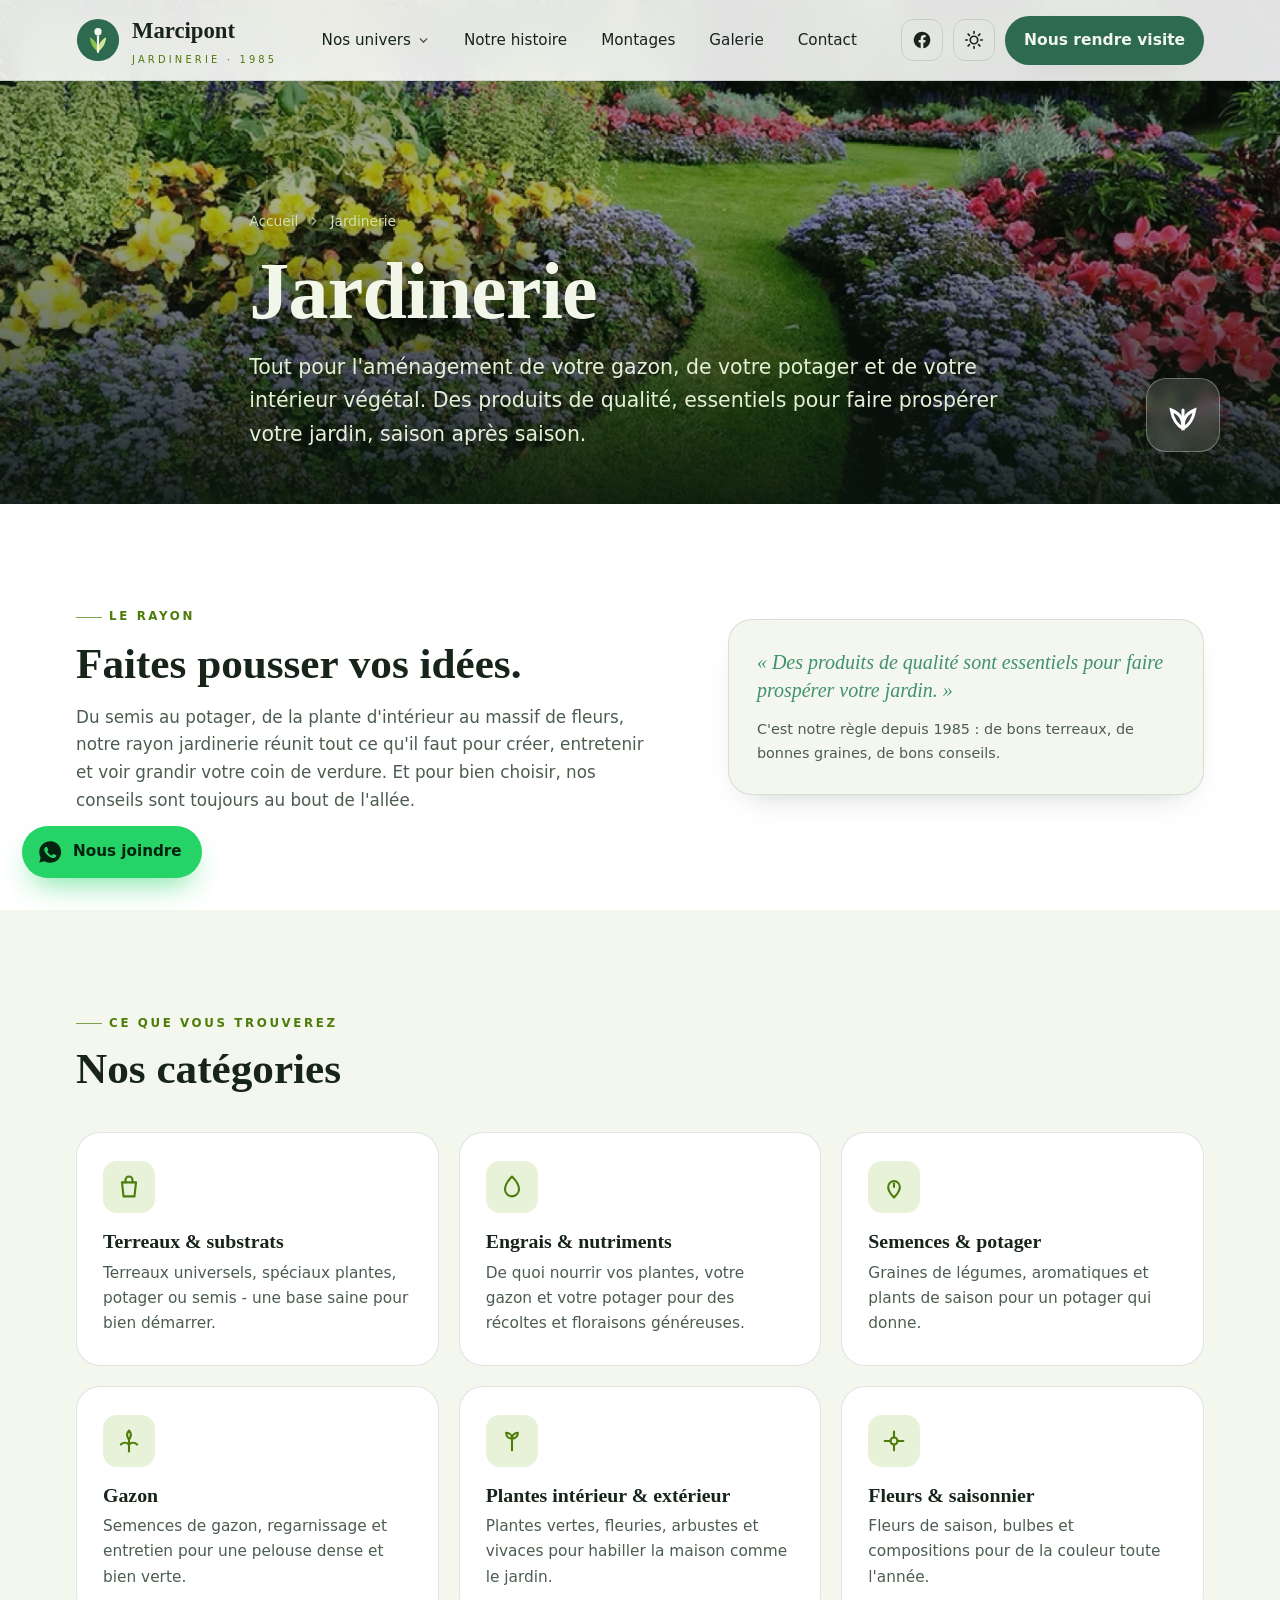
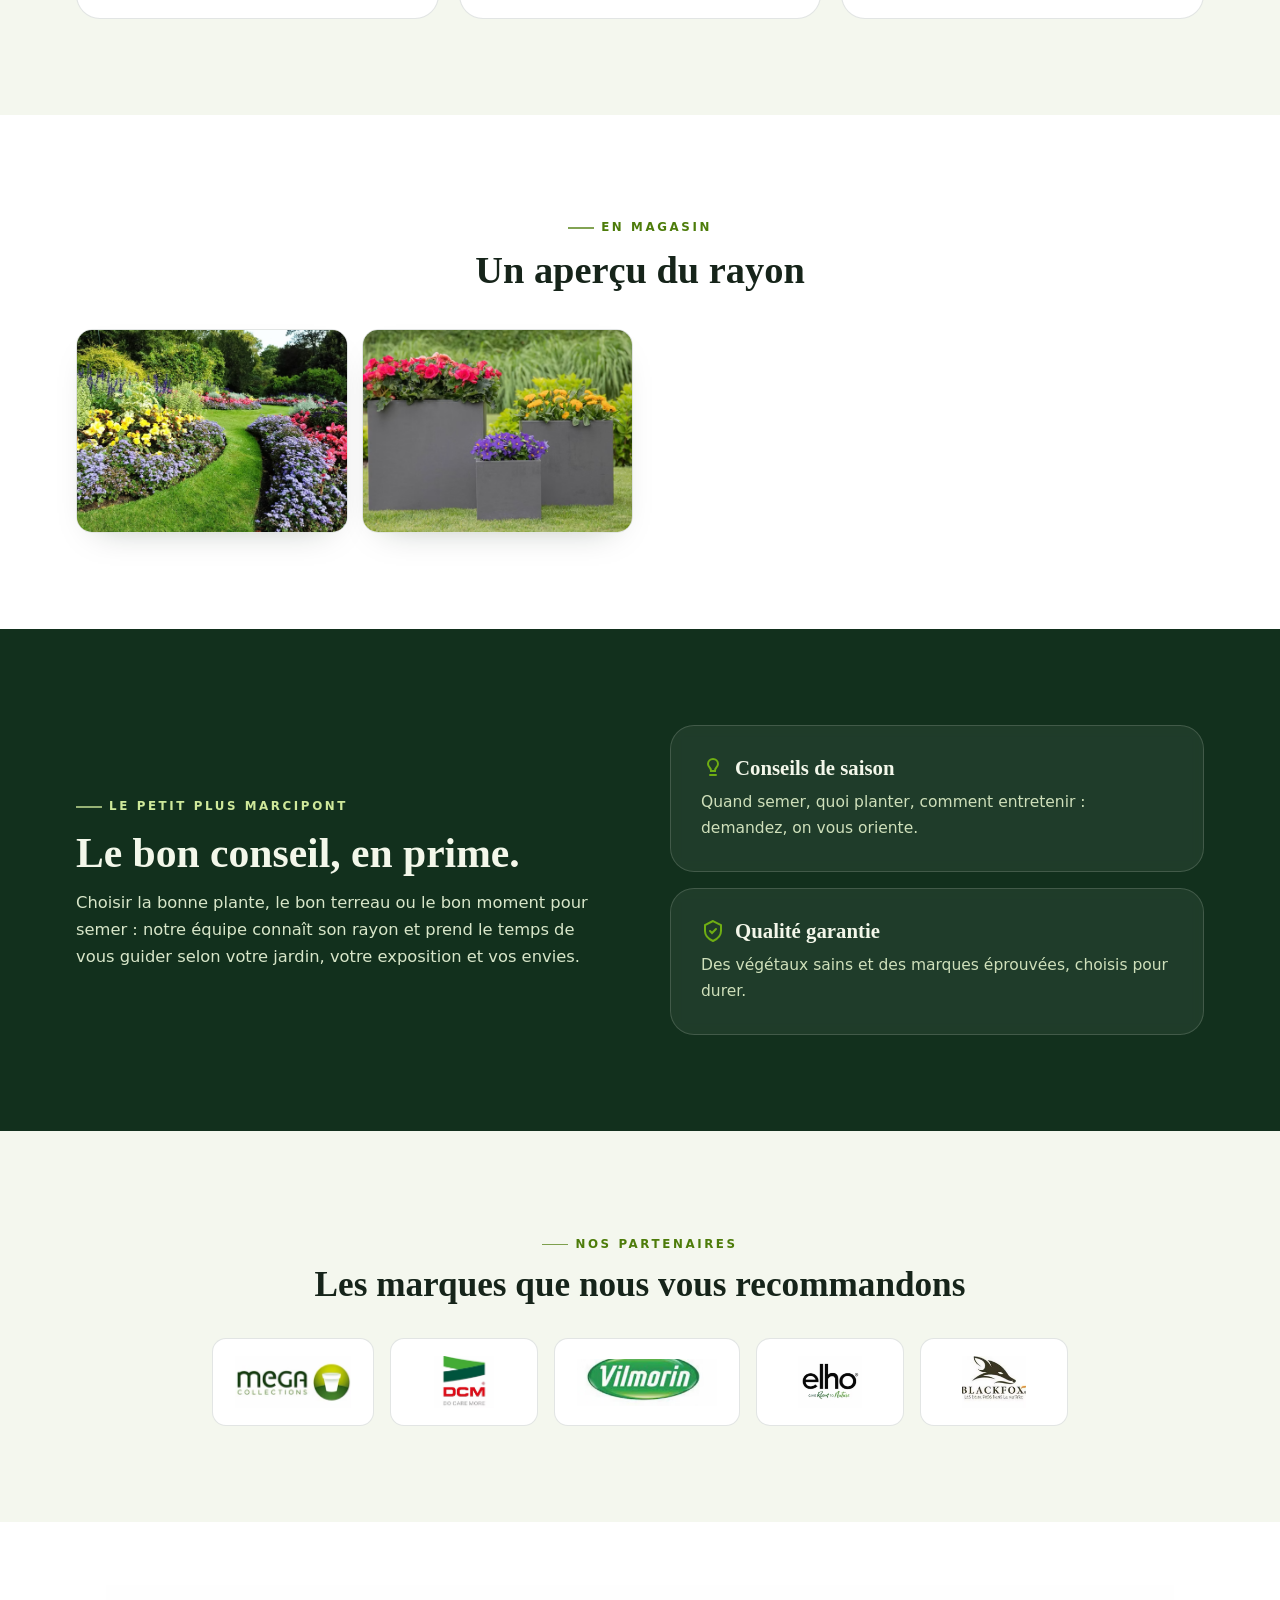
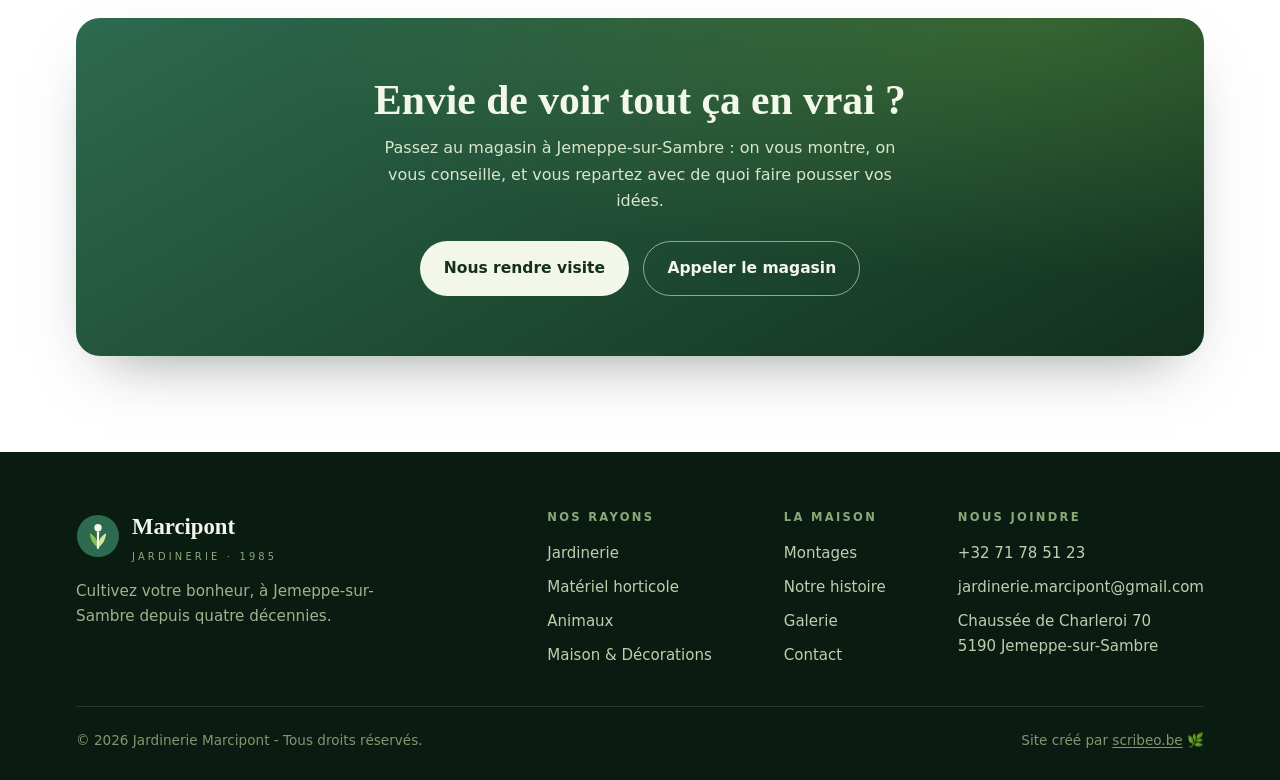
<file: jardinerie.html>
<!doctype html>
<html lang="fr">
<head>
<meta charset="utf-8" />
<meta name="viewport" content="width=device-width, initial-scale=1, viewport-fit=cover" />
<meta name="apple-mobile-web-app-capable" content="yes" />
<meta name="mobile-web-app-capable" content="yes" />
<meta name="apple-mobile-web-app-status-bar-style" content="default" />
<meta name="apple-mobile-web-app-title" content="Marcipont" />
<meta name="theme-color" content="#2d6a4f" />
<link rel="icon" href="favicon.svg" type="image/svg+xml" />
<link rel="icon" href="icon-32.png" sizes="32x32" type="image/png" />
<link rel="apple-touch-icon" href="apple-touch-icon.png" />
<link rel="manifest" href="manifest.webmanifest" />
<link rel="canonical" href="https://jardinerie-marcipont.be/jardinerie.html" />
<meta property="og:type" content="website" />
<meta property="og:site_name" content="Jardinerie Marcipont" />
<meta property="og:locale" content="fr_BE" />
<meta property="og:title" content="Jardinerie - Marcipont · Plantes, potager, gazon" />
<meta property="og:description" content="Le rayon Jardinerie de Marcipont à Jemeppe-sur-Sambre : plantes, fleurs, potager, gazon, terreaux, engrais et semences." />
<meta property="og:url" content="https://jardinerie-marcipont.be/jardinerie.html" />
<meta property="og:image" content="https://jardinerie-marcipont.be/og-image.jpg" />
<meta property="og:image:width" content="1200" />
<meta property="og:image:height" content="630" />
<meta name="twitter:card" content="summary_large_image" />
<meta name="twitter:image" content="https://jardinerie-marcipont.be/og-image.jpg" />
<script type="application/ld+json">
{"@context":"https://schema.org","@type":"BreadcrumbList","itemListElement":[{"@type":"ListItem","position":1,"name":"Accueil","item":"https://jardinerie-marcipont.be/"},{"@type":"ListItem","position":2,"name":"Jardinerie","item":"https://jardinerie-marcipont.be/jardinerie.html"}]}
</script>
<title>Jardinerie - Marcipont · Plantes, potager, gazon</title>
<meta name="description" content="Le rayon Jardinerie de Marcipont : plantes, fleurs, potager, gazon, terreaux, engrais et semences. Des produits de qualité pour faire prospérer votre jardin." />
<link rel="preconnect" href="https://images.unsplash.com" />
<link rel="stylesheet" href="rubrique.css" />
</head>
<body>

<header class="header">
  <div class="bar"></div>
  <div class="header-inner">
    <a class="brand" href="index.html" aria-label="Accueil">
      <svg class="mark" viewBox="0 0 48 48" fill="none" aria-hidden="true"><circle cx="24" cy="24" r="23" fill="var(--green)"/><path d="M24 37c0-8 3-13 9-16-1 8-4 12-9 16Z" fill="#cfe89a"/><path d="M24 37c0-8-3-13-9-16 1 8 4 12 9 16Z" fill="#8bc34a"/><path d="M24 37V20" stroke="#f3f7ea" stroke-width="2.4" stroke-linecap="round"/><circle cx="24" cy="15" r="4" fill="#f3f7ea"/></svg>
      <span class="brand-txt"><b>Marcipont</b><span>Jardinerie · 1985</span></span>
    </a>
    <nav class="nav" aria-label="Navigation principale">
      <div class="has-drop">
        <a href="index.html#univers" class="lnk">Nos univers <svg class="chev" viewBox="0 0 24 24" fill="none" stroke="currentColor" stroke-width="2.2" stroke-linecap="round"><path d="M6 9l6 6 6-6"/></svg></a>
        <div class="drop">
          <a href="jardinerie.html"><span class="di"><svg viewBox="0 0 24 24" fill="none" stroke="currentColor" stroke-width="2" stroke-linecap="round"><path d="M12 20c0-6 2-9 7-11-1 6-3 9-7 11Z"/><path d="M12 20c0-6-2-9-7-11 1 6 3 9 7 11Z"/><path d="M12 20V9"/></svg></span><span><b>Jardinerie</b><small>Plantes, fleurs, potager, terreaux</small></span></a>
          <a href="materiel-horticole.html"><span class="di"><svg viewBox="0 0 24 24" fill="none" stroke="currentColor" stroke-width="2" stroke-linecap="round"><path d="M4 4l7 7M4 4l4 1 1 4-4-1-1-4ZM20 4l-7 7M20 4l-4 1-1 4 4-1 1-4ZM11 11l2 2M13 13l6 7M11 13l-6 7"/></svg></span><span><b>Matériel horticole</b><small>Outils, sécateurs, arrosage</small></span></a>
          <a href="animaux.html"><span class="di"><svg viewBox="0 0 24 24" fill="none" stroke="currentColor" stroke-width="2" stroke-linecap="round"><circle cx="12" cy="15" r="4"/><circle cx="6" cy="9" r="1.8"/><circle cx="18" cy="9" r="1.8"/><circle cx="9" cy="5.5" r="1.8"/><circle cx="15" cy="5.5" r="1.8"/></svg></span><span><b>Animaux</b><small>Alimentation, accessoires, soins</small></span></a>
          <a href="maison-decorations.html"><span class="di"><svg viewBox="0 0 24 24" fill="none" stroke="currentColor" stroke-width="2" stroke-linecap="round"><path d="M3 11l9-7 9 7M5 10v10h14V10"/><path d="M12 20v-5M12 15c-2 0-3-1.5-3-3 1.7 0 3 1 3 3ZM12 15c2 0 3-1.5 3-3-1.7 0-3 1-3 3Z"/></svg></span><span><b>Maison &amp; Décorations</b><small>Cache-pots, déco, cadeaux</small></span></a>
        </div>
      </div>
      <a href="index.html#histoire" class="lnk">Notre histoire</a>
      <a href="index.html#montages" class="lnk">Montages</a>
      <a href="index.html#galerie" class="lnk">Galerie</a>
      <a href="index.html#contact" class="lnk">Contact</a>
    </nav>
    <div class="tools">
      <a class="icon-btn" href="https://www.facebook.com/profile.php?id=100051036114306" target="_blank" rel="noopener" aria-label="Facebook"><svg viewBox="0 0 24 24" fill="currentColor"><path d="M22 12a10 10 0 1 0-11.6 9.9v-7H7.9V12h2.5V9.8c0-2.5 1.5-3.9 3.8-3.9 1.1 0 2.2.2 2.2.2v2.5h-1.2c-1.2 0-1.6.8-1.6 1.6V12h2.7l-.4 2.9h-2.3v7A10 10 0 0 0 22 12Z"/></svg></a>
      <button class="icon-btn" id="themeBtn" aria-label="Changer de thème" title="Thème clair/sombre"><svg viewBox="0 0 24 24" fill="none" stroke="currentColor" stroke-width="2" stroke-linecap="round"><circle cx="12" cy="12" r="4.5"/><path d="M12 2v2M12 20v2M4 12H2M22 12h-2M5 5l1.5 1.5M17.5 17.5 19 19M19 5l-1.5 1.5M6.5 17.5 5 19"/></svg></button>
      <a href="index.html#contact" class="btn btn-primary" style="padding:.7em 1.15em">Nous rendre visite</a>
      <button class="icon-btn burger" id="burger" aria-label="Ouvrir le menu" aria-expanded="false"><svg viewBox="0 0 24 24" fill="none" stroke="currentColor" stroke-width="2" stroke-linecap="round"><path d="M4 7h16M4 12h16M4 17h16"/></svg></button>
    </div>
  </div>
</header>

<div class="mobile-menu" id="mobileMenu">
  <div class="scrim" data-close></div>
  <div class="mobile-panel">
    <div class="mm-head"><b style="font-family:var(--serif);font-size:1.3rem">Marcipont</b><button class="icon-btn" data-close aria-label="Fermer"><svg viewBox="0 0 24 24" fill="none" stroke="currentColor" stroke-width="2" stroke-linecap="round"><path d="M6 6l12 12M18 6 6 18"/></svg></button></div>
    <a class="mm-link" href="index.html#univers" data-close>Nos univers</a>
    <div class="mm-sub">
      <a href="jardinerie.html" data-close>Jardinerie</a>
      <a href="materiel-horticole.html" data-close>Matériel horticole</a>
      <a href="animaux.html" data-close>Animaux</a>
      <a href="maison-decorations.html" data-close>Maison &amp; Décorations</a>
    </div>
    <a class="mm-link" href="index.html#histoire" data-close>Notre histoire</a>
    <a class="mm-link" href="index.html#montages" data-close>Montages</a>
    <a class="mm-link" href="index.html#galerie" data-close>Galerie</a>
    <a class="mm-link" href="index.html#contact" data-close>Contact</a>
    <a class="btn btn-primary mm-cta" href="index.html#contact" data-close>Nous rendre visite</a>
  </div>
</div>

<!-- HERO -->
<section class="rhero">
  <div class="rhero-bg" style="background-image:url('images/rayons/jardinerie/massif.jpg')"></div>
  <div class="wrap">
    <div class="crumb"><a href="index.html">Accueil</a><svg viewBox="0 0 24 24" fill="none" stroke="currentColor" stroke-width="2.2" stroke-linecap="round"><path d="M9 6l6 6-6 6"/></svg><span>Jardinerie</span></div>
    <h1>Jardinerie</h1>
    <p class="rlede">Tout pour l'aménagement de votre gazon, de votre potager et de votre intérieur végétal. Des produits de qualité, essentiels pour faire prospérer votre jardin, saison après saison.</p>
  </div>
  <div class="ic-badge"><svg viewBox="0 0 24 24" fill="none" stroke="currentColor" stroke-width="1.8" stroke-linecap="round"><path d="M12 20c0-6 2-9 7-11-1 6-3 9-7 11Z"/><path d="M12 20c0-6-2-9-7-11 1 6 3 9 7 11Z"/><path d="M12 20V9"/></svg></div>
</section>

<!-- INTRO -->
<section class="section rintro">
  <div class="wrap">
    <div>
      <span class="eyebrow reveal">Le rayon</span>
      <h2 class="reveal d1">Faites pousser vos idées.</h2>
      <p class="reveal d1">Du semis au potager, de la plante d'intérieur au massif de fleurs, notre rayon jardinerie réunit tout ce qu'il faut pour créer, entretenir et voir grandir votre coin de verdure. Et pour bien choisir, nos conseils sont toujours au bout de l'allée.</p>
    </div>
    <div class="qbox reveal d2">
      <p class="q">« Des produits de qualité sont essentiels pour faire prospérer votre jardin. »</p>
      <p class="qs">C'est notre règle depuis 1985 : de bons terreaux, de bonnes graines, de bons conseils.</p>
    </div>
  </div>
</section>

<!-- CATEGORIES -->
<section class="section" style="background:var(--ground)">
  <div class="wrap">
    <span class="eyebrow reveal">Ce que vous trouverez</span>
    <h2 class="reveal d1" style="font-size:clamp(1.8rem,3.6vw,2.7rem);margin:12px 0 40px">Nos catégories</h2>
    <div class="cats">
      <article class="cat reveal"><div class="ci"><svg viewBox="0 0 24 24" fill="none" stroke="currentColor" stroke-width="1.8" stroke-linecap="round" stroke-linejoin="round"><path d="M6 8h12l-1.3 12H7.3L6 8Z"/><path d="M9 8V6a3 3 0 0 1 6 0v2"/></svg></div><h3>Terreaux &amp; substrats</h3><p>Terreaux universels, spéciaux plantes, potager ou semis - une base saine pour bien démarrer.</p></article>
      <article class="cat reveal d1"><div class="ci"><svg viewBox="0 0 24 24" fill="none" stroke="currentColor" stroke-width="1.8" stroke-linecap="round" stroke-linejoin="round"><path d="M12 3s6 6 6 11a6 6 0 0 1-12 0c0-5 6-11 6-11Z"/></svg></div><h3>Engrais &amp; nutriments</h3><p>De quoi nourrir vos plantes, votre gazon et votre potager pour des récoltes et floraisons généreuses.</p></article>
      <article class="cat reveal d2"><div class="ci"><svg viewBox="0 0 24 24" fill="none" stroke="currentColor" stroke-width="1.8" stroke-linecap="round" stroke-linejoin="round"><path d="M12 21c-3-3-5-6-5-9a5 5 0 0 1 10 0c0 3-2 6-5 9Z"/><path d="M12 12V9"/></svg></div><h3>Semences &amp; potager</h3><p>Graines de légumes, aromatiques et plants de saison pour un potager qui donne.</p></article>
      <article class="cat reveal"><div class="ci"><svg viewBox="0 0 24 24" fill="none" stroke="currentColor" stroke-width="1.8" stroke-linecap="round" stroke-linejoin="round"><path d="M12 21V11M12 11c-2-3-2-6 0-8 2 2 2 5 0 8ZM12 15c-2-2-5-2-7 0M12 15c2-2 5-2 7 0"/></svg></div><h3>Gazon</h3><p>Semences de gazon, regarnissage et entretien pour une pelouse dense et bien verte.</p></article>
      <article class="cat reveal d1"><div class="ci"><svg viewBox="0 0 24 24" fill="none" stroke="currentColor" stroke-width="1.8" stroke-linecap="round" stroke-linejoin="round"><path d="M12 20V10M12 10c-3 0-5-2-5-5 3 0 5 2 5 5ZM12 10c3 0 5-2 5-5-3 0-5 2-5 5Z"/></svg></div><h3>Plantes intérieur &amp; extérieur</h3><p>Plantes vertes, fleuries, arbustes et vivaces pour habiller la maison comme le jardin.</p></article>
      <article class="cat reveal d2"><div class="ci"><svg viewBox="0 0 24 24" fill="none" stroke="currentColor" stroke-width="1.8" stroke-linecap="round" stroke-linejoin="round"><circle cx="12" cy="12" r="3"/><path d="M12 9V4M12 15v5M9 12H4M15 12h5"/></svg></div><h3>Fleurs &amp; saisonnier</h3><p>Fleurs de saison, bulbes et compositions pour de la couleur toute l'année.</p></article>
    </div>
  </div>
</section>

<!-- GALERIE -->
<section class="section rgallery">
  <div class="wrap">
    <div class="rgal-head">
      <span class="eyebrow reveal">En magasin</span>
      <h2 class="reveal d1">Un aperçu du rayon</h2>
    </div>
    <div class="rgal-grid">
      <div class="g reveal"><img src="images/rayons/jardinerie/massif.jpg" alt="Massif de fleurs" loading="lazy" /></div>
      <div class="g reveal d1"><img src="images/rayons/jardinerie/cache-pots.png" alt="Cache-pots fleuris" loading="lazy" /></div>
    </div>
  </div>
</section>

<!-- HIGHLIGHT -->
<section class="section highlight">
  <div class="wrap">
    <div>
      <span class="eyebrow reveal">Le petit plus Marcipont</span>
      <h2 class="reveal d1">Le bon conseil, en prime.</h2>
      <p class="reveal d1">Choisir la bonne plante, le bon terreau ou le bon moment pour semer : notre équipe connaît son rayon et prend le temps de vous guider selon votre jardin, votre exposition et vos envies.</p>
    </div>
    <div>
      <div class="hcard reveal d1"><h3><svg viewBox="0 0 24 24" fill="none" stroke="currentColor" stroke-width="2" stroke-linecap="round"><path d="M12 3a5 5 0 0 1 5 5c0 2-1 3-2 4s-1 2-1 3H10c0-1 0-2-1-3S7 10 7 8a5 5 0 0 1 5-5ZM9 19h6"/></svg>Conseils de saison</h3><p>Quand semer, quoi planter, comment entretenir : demandez, on vous oriente.</p></div>
      <div class="hcard reveal d2"><h3><svg viewBox="0 0 24 24" fill="none" stroke="currentColor" stroke-width="2" stroke-linecap="round"><path d="M12 2 4 6v6c0 5 3.5 8 8 10 4.5-2 8-5 8-10V6l-8-4Z"/><path d="M9 12l2 2 4-4"/></svg>Qualité garantie</h3><p>Des végétaux sains et des marques éprouvées, choisis pour durer.</p></div>
    </div>
  </div>
</section>

<!-- PARTENAIRES -->
<section class="section partners">
  <div class="wrap">
    <div class="p-head">
      <span class="eyebrow reveal">Nos partenaires</span>
      <h2 class="reveal d1">Les marques que nous vous recommandons</h2>
    </div>
    <div class="logos reveal d1">
      <div class="lg"><img src="images/partenaires/mega-collections.jpg" alt="Mega Collections" loading="lazy" /></div>
      <div class="lg"><img src="images/partenaires/dcm.png" alt="DCM" loading="lazy" /></div>
      <div class="lg"><img src="images/partenaires/vilmorin.png" alt="Vilmorin" loading="lazy" /></div>
      <div class="lg"><img src="images/partenaires/elho.png" alt="elho" loading="lazy" /></div>
      <div class="lg"><img src="images/partenaires/blackfox.png" alt="Blackfox" loading="lazy" /></div>
    </div>
  </div>
</section>

<!-- CTA -->
<section class="section rcta">
  <div class="wrap">
    <div class="box">
      <h2>Envie de voir tout ça en vrai ?</h2>
      <p>Passez au magasin à Jemeppe-sur-Sambre : on vous montre, on vous conseille, et vous repartez avec de quoi faire pousser vos idées.</p>
      <div class="btns">
        <a class="btn btn-light" href="index.html#contact">Nous rendre visite</a>
        <a class="btn btn-outline-light" href="tel:+3271785123">Appeler le magasin</a>
      </div>
    </div>
  </div>
</section>

<footer class="footer">
  <div class="wrap">
    <div class="footer-top">
      <div style="max-width:320px">
        <a class="brand" href="index.html" style="margin-bottom:14px"><svg class="mark" viewBox="0 0 48 48" fill="none" aria-hidden="true"><circle cx="24" cy="24" r="23" fill="var(--green)"/><path d="M24 37c0-8 3-13 9-16-1 8-4 12-9 16Z" fill="#cfe89a"/><path d="M24 37c0-8-3-13-9-16 1 8 4 12 9 16Z" fill="#8bc34a"/><path d="M24 37V20" stroke="#f3f7ea" stroke-width="2.4" stroke-linecap="round"/><circle cx="24" cy="15" r="4" fill="#f3f7ea"/></svg><span class="brand-txt"><b>Marcipont</b><span>Jardinerie · 1985</span></span></a>
        <p style="color:#9cb58e;font-size:.95rem">Cultivez votre bonheur, à Jemeppe-sur-Sambre depuis quatre décennies.</p>
      </div>
      <div class="footer-cols">
        <div class="footer-col"><h4>Nos rayons</h4><a href="jardinerie.html">Jardinerie</a><a href="materiel-horticole.html">Matériel horticole</a><a href="animaux.html">Animaux</a><a href="maison-decorations.html">Maison &amp; Décorations</a></div>
        <div class="footer-col"><h4>La maison</h4><a href="index.html#montages">Montages</a><a href="index.html#histoire">Notre histoire</a><a href="index.html#galerie">Galerie</a><a href="index.html#contact">Contact</a></div>
        <div class="footer-col"><h4>Nous joindre</h4><a href="tel:+3271785123">+32 71 78 51 23</a><a href="mailto:jardinerie.marcipont@gmail.com">jardinerie.marcipont@gmail.com</a><p>Chaussée de Charleroi 70<br>5190 Jemeppe-sur-Sambre</p></div>
      </div>
    </div>
    <div class="footer-bottom"><span>© <span id="year">2026</span> Jardinerie Marcipont - Tous droits réservés.</span><span>Site créé par <a href="https://scribeo.be/?de=marcipont" target="_blank" rel="noopener">scribeo.be</a> 🌿</span></div>
  </div>
</footer>

<a class="wa-float" href="https://wa.me/32479237917?text=Bonjour%2C%20je%20vous%20contacte%20via%20votre%20site%20web." target="_blank" rel="noopener" aria-label="Nous joindre sur WhatsApp">
  <svg viewBox="0 0 24 24" fill="currentColor" aria-hidden="true"><path d="M12 2a10 10 0 0 0-8.6 15l-1.3 4.8 4.9-1.3A10 10 0 1 0 12 2Zm5.6 14.2c-.24.67-1.4 1.3-1.9 1.34-.5.05-.97.24-3.27-.68-2.75-1.08-4.5-3.9-4.63-4.08-.14-.18-1.12-1.49-1.12-2.85 0-1.35.71-2.02.96-2.3.25-.27.55-.34.73-.34l.53.01c.17 0 .4-.06.62.48.24.57.8 1.96.87 2.1.07.14.12.3.02.48-.09.18-.14.3-.28.46-.14.16-.29.36-.42.48-.14.14-.28.29-.12.56.16.27.72 1.18 1.54 1.91 1.06.94 1.95 1.24 2.22 1.38.27.14.43.12.6-.07.16-.18.68-.8.86-1.07.18-.27.36-.22.6-.13.25.09 1.58.75 1.85.89.27.13.45.2.52.31.07.12.07.66-.17 1.33Z"/></svg>
  <span class="wa-txt">Nous joindre</span>
</a>
<script src="rubrique.js"></script>
<script src="app.js" defer></script>
</body>
</html>
</file>
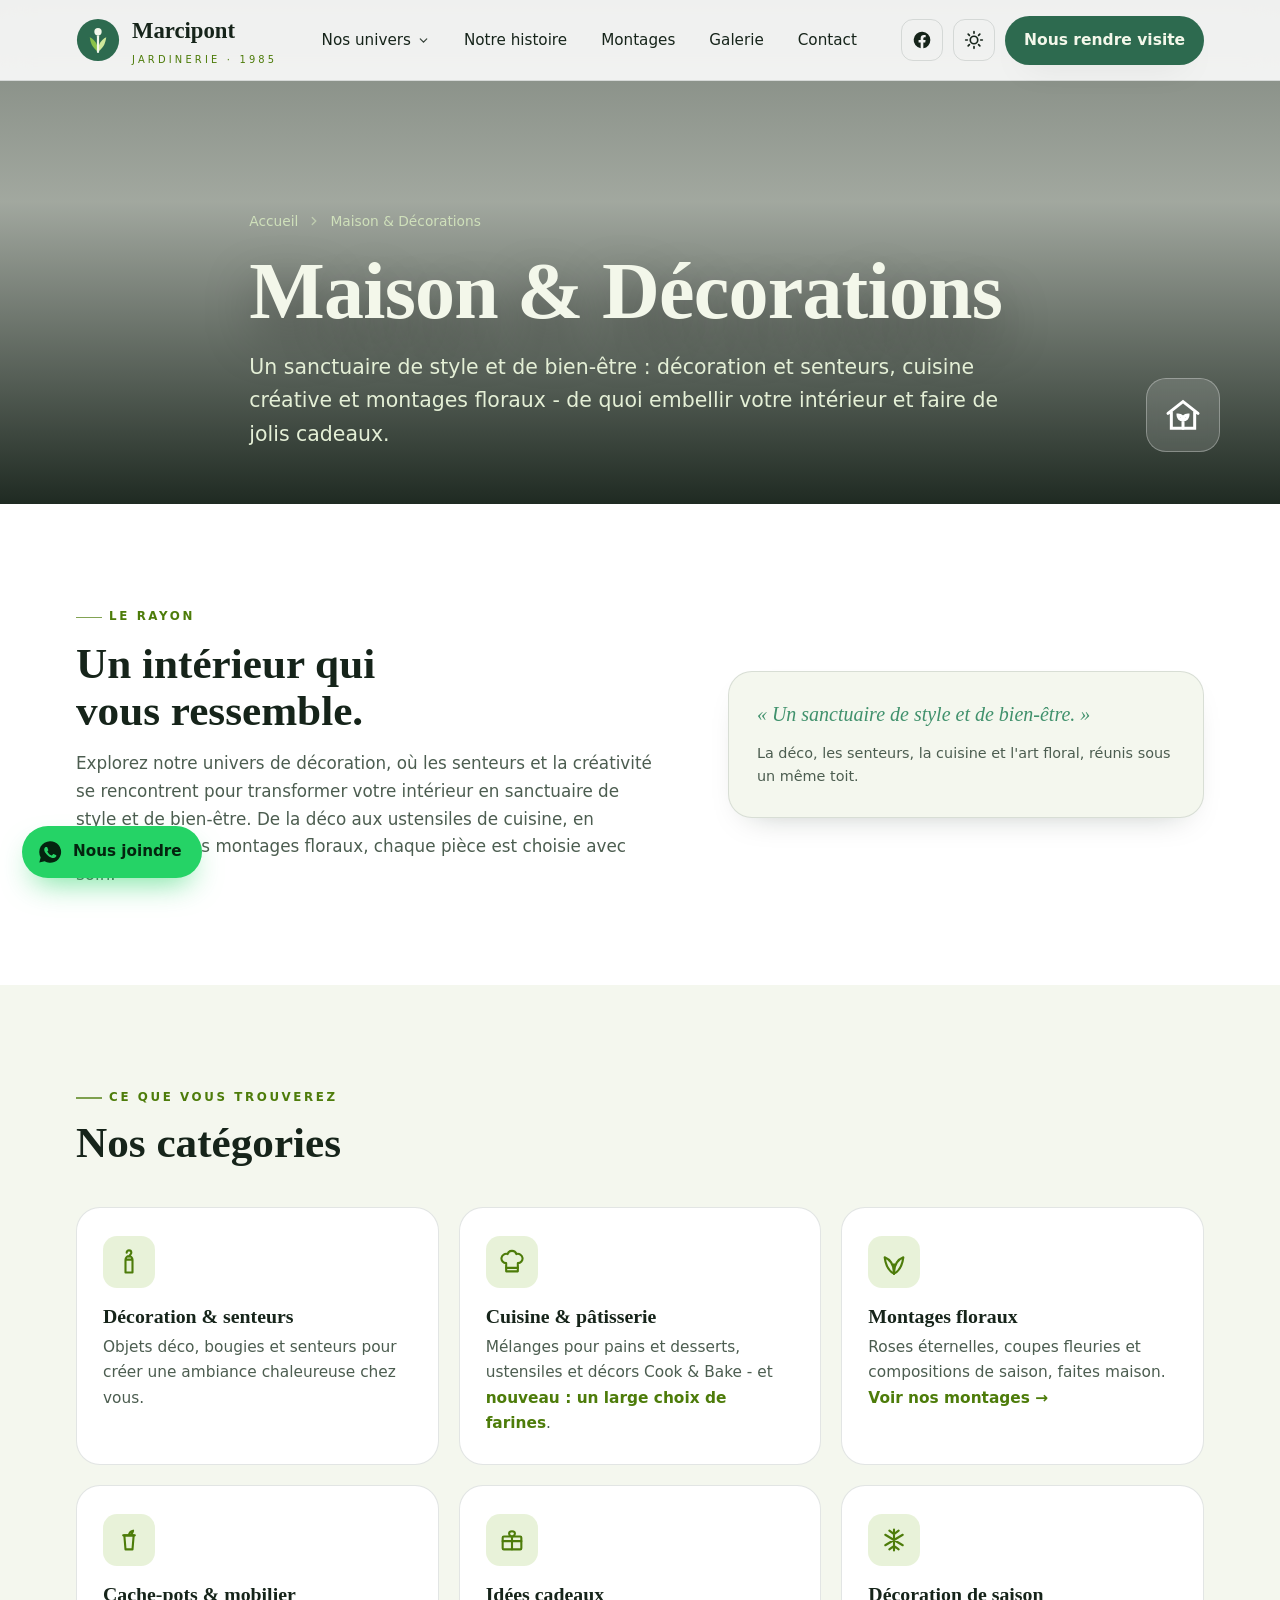
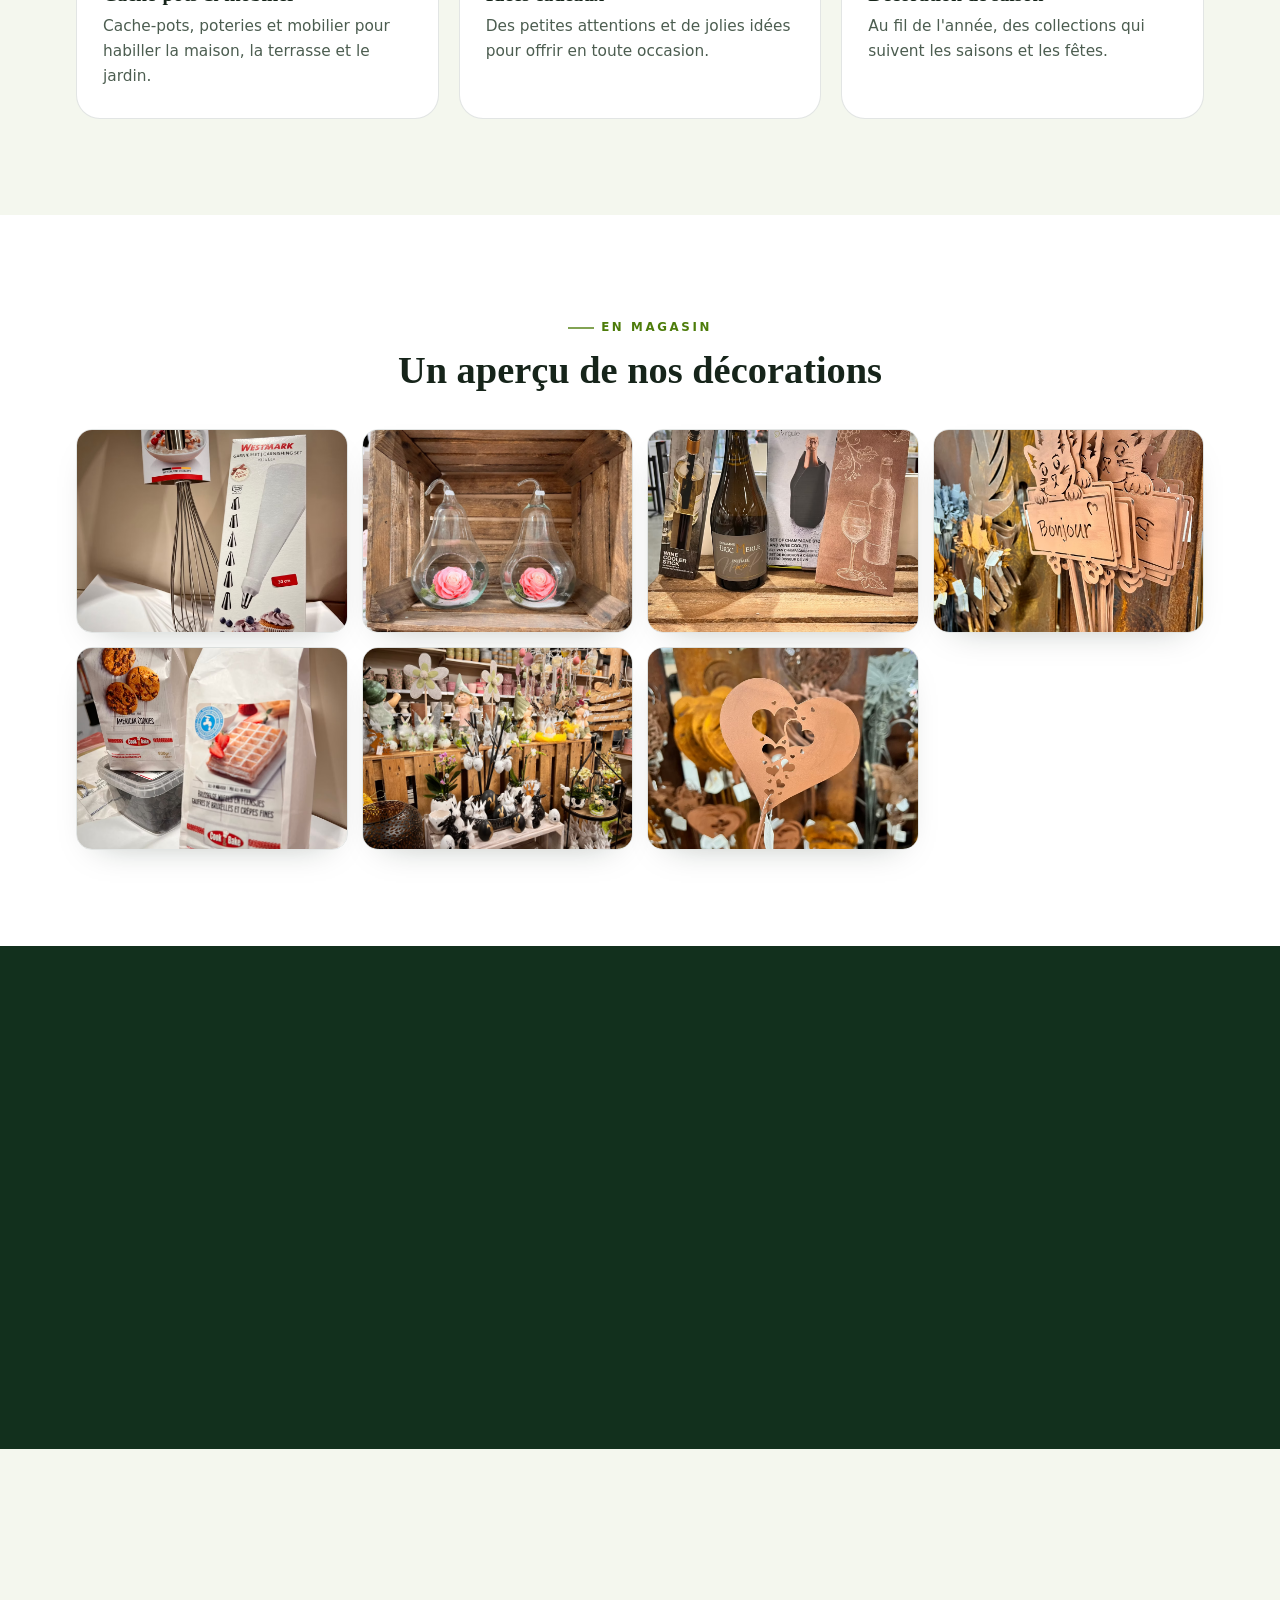
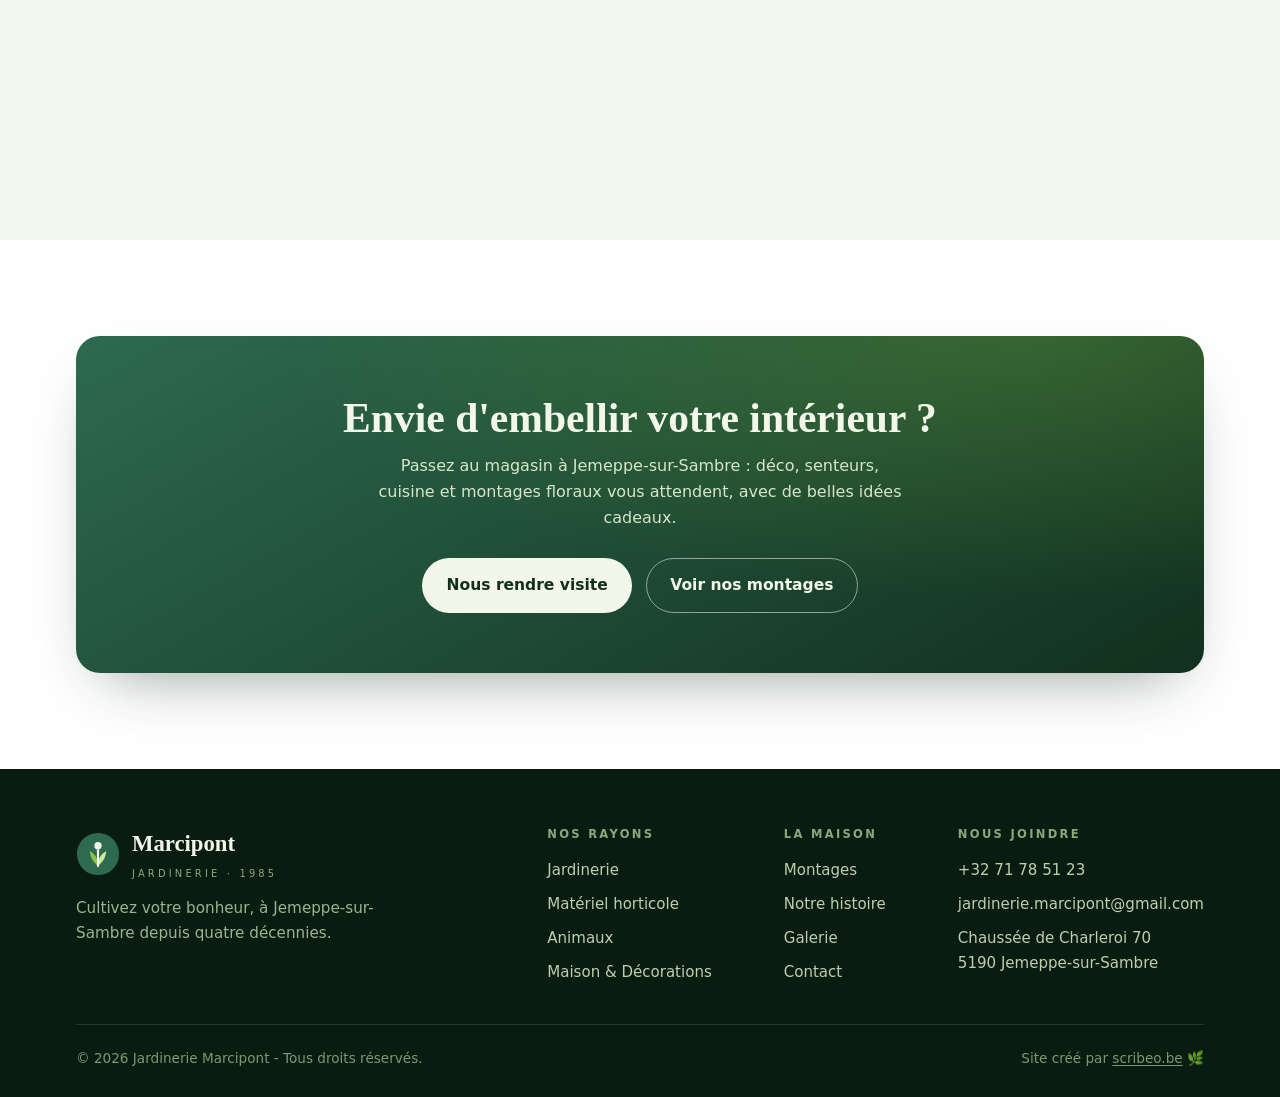
<file: maison-decorations.html>
<!doctype html>
<html lang="fr">
<head>
<meta charset="utf-8" />
<meta name="viewport" content="width=device-width, initial-scale=1, viewport-fit=cover" />
<meta name="apple-mobile-web-app-capable" content="yes" />
<meta name="mobile-web-app-capable" content="yes" />
<meta name="apple-mobile-web-app-status-bar-style" content="default" />
<meta name="apple-mobile-web-app-title" content="Marcipont" />
<meta name="theme-color" content="#2d6a4f" />
<link rel="icon" href="favicon.svg" type="image/svg+xml" />
<link rel="icon" href="icon-32.png" sizes="32x32" type="image/png" />
<link rel="apple-touch-icon" href="apple-touch-icon.png" />
<link rel="manifest" href="manifest.webmanifest" />
<link rel="canonical" href="https://jardinerie-marcipont.be/maison-decorations.html" />
<meta property="og:type" content="website" />
<meta property="og:site_name" content="Jardinerie Marcipont" />
<meta property="og:locale" content="fr_BE" />
<meta property="og:title" content="Maison &amp; Décorations - Marcipont · Déco, cuisine, montages" />
<meta property="og:description" content="Le rayon Maison &amp; Décorations de Marcipont : décoration et senteurs, cuisine &amp; pâtisserie Cook &amp; Bake, montages floraux, cache-pots et idées cadeaux." />
<meta property="og:url" content="https://jardinerie-marcipont.be/maison-decorations.html" />
<meta property="og:image" content="https://jardinerie-marcipont.be/og-image.jpg" />
<meta property="og:image:width" content="1200" />
<meta property="og:image:height" content="630" />
<meta name="twitter:card" content="summary_large_image" />
<meta name="twitter:image" content="https://jardinerie-marcipont.be/og-image.jpg" />
<script type="application/ld+json">
{"@context":"https://schema.org","@type":"BreadcrumbList","itemListElement":[{"@type":"ListItem","position":1,"name":"Accueil","item":"https://jardinerie-marcipont.be/"},{"@type":"ListItem","position":2,"name":"Maison & Décorations","item":"https://jardinerie-marcipont.be/maison-decorations.html"}]}
</script>
<title>Maison &amp; Décorations - Marcipont · Déco, cuisine, montages</title>
<meta name="description" content="Le rayon Maison & Décorations de Marcipont : décoration et senteurs, cuisine & pâtisserie Cook & Bake, montages floraux, cache-pots et idées cadeaux." />
<link rel="preconnect" href="https://images.unsplash.com" />
<link rel="stylesheet" href="rubrique.css" />
</head>
<body>

<header class="header">
  <div class="bar"></div>
  <div class="header-inner">
    <a class="brand" href="index.html" aria-label="Accueil">
      <svg class="mark" viewBox="0 0 48 48" fill="none" aria-hidden="true"><circle cx="24" cy="24" r="23" fill="var(--green)"/><path d="M24 37c0-8 3-13 9-16-1 8-4 12-9 16Z" fill="#cfe89a"/><path d="M24 37c0-8-3-13-9-16 1 8 4 12 9 16Z" fill="#8bc34a"/><path d="M24 37V20" stroke="#f3f7ea" stroke-width="2.4" stroke-linecap="round"/><circle cx="24" cy="15" r="4" fill="#f3f7ea"/></svg>
      <span class="brand-txt"><b>Marcipont</b><span>Jardinerie · 1985</span></span>
    </a>
    <nav class="nav" aria-label="Navigation principale">
      <div class="has-drop">
        <a href="index.html#univers" class="lnk">Nos univers <svg class="chev" viewBox="0 0 24 24" fill="none" stroke="currentColor" stroke-width="2.2" stroke-linecap="round"><path d="M6 9l6 6 6-6"/></svg></a>
        <div class="drop">
          <a href="jardinerie.html"><span class="di"><svg viewBox="0 0 24 24" fill="none" stroke="currentColor" stroke-width="2" stroke-linecap="round"><path d="M12 20c0-6 2-9 7-11-1 6-3 9-7 11Z"/><path d="M12 20c0-6-2-9-7-11 1 6 3 9 7 11Z"/><path d="M12 20V9"/></svg></span><span><b>Jardinerie</b><small>Plantes, fleurs, potager, terreaux</small></span></a>
          <a href="materiel-horticole.html"><span class="di"><svg viewBox="0 0 24 24" fill="none" stroke="currentColor" stroke-width="2" stroke-linecap="round"><path d="M4 4l7 7M4 4l4 1 1 4-4-1-1-4ZM20 4l-7 7M20 4l-4 1-1 4 4-1 1-4ZM11 11l2 2M13 13l6 7M11 13l-6 7"/></svg></span><span><b>Matériel horticole</b><small>Outils, sécateurs, arrosage</small></span></a>
          <a href="animaux.html"><span class="di"><svg viewBox="0 0 24 24" fill="none" stroke="currentColor" stroke-width="2" stroke-linecap="round"><circle cx="12" cy="15" r="4"/><circle cx="6" cy="9" r="1.8"/><circle cx="18" cy="9" r="1.8"/><circle cx="9" cy="5.5" r="1.8"/><circle cx="15" cy="5.5" r="1.8"/></svg></span><span><b>Animaux</b><small>Alimentation, accessoires, soins</small></span></a>
          <a href="maison-decorations.html"><span class="di"><svg viewBox="0 0 24 24" fill="none" stroke="currentColor" stroke-width="2" stroke-linecap="round"><path d="M3 11l9-7 9 7M5 10v10h14V10"/><path d="M12 20v-5M12 15c-2 0-3-1.5-3-3 1.7 0 3 1 3 3ZM12 15c2 0 3-1.5 3-3-1.7 0-3 1-3 3Z"/></svg></span><span><b>Maison &amp; Décorations</b><small>Cache-pots, déco, cadeaux</small></span></a>
        </div>
      </div>
      <a href="index.html#histoire" class="lnk">Notre histoire</a>
      <a href="index.html#montages" class="lnk">Montages</a>
      <a href="index.html#galerie" class="lnk">Galerie</a>
      <a href="index.html#contact" class="lnk">Contact</a>
    </nav>
    <div class="tools">
      <a class="icon-btn" href="https://www.facebook.com/profile.php?id=100051036114306" target="_blank" rel="noopener" aria-label="Facebook"><svg viewBox="0 0 24 24" fill="currentColor"><path d="M22 12a10 10 0 1 0-11.6 9.9v-7H7.9V12h2.5V9.8c0-2.5 1.5-3.9 3.8-3.9 1.1 0 2.2.2 2.2.2v2.5h-1.2c-1.2 0-1.6.8-1.6 1.6V12h2.7l-.4 2.9h-2.3v7A10 10 0 0 0 22 12Z"/></svg></a>
      <button class="icon-btn" id="themeBtn" aria-label="Changer de thème" title="Thème clair/sombre"><svg viewBox="0 0 24 24" fill="none" stroke="currentColor" stroke-width="2" stroke-linecap="round"><circle cx="12" cy="12" r="4.5"/><path d="M12 2v2M12 20v2M4 12H2M22 12h-2M5 5l1.5 1.5M17.5 17.5 19 19M19 5l-1.5 1.5M6.5 17.5 5 19"/></svg></button>
      <a href="index.html#contact" class="btn btn-primary" style="padding:.7em 1.15em">Nous rendre visite</a>
      <button class="icon-btn burger" id="burger" aria-label="Ouvrir le menu" aria-expanded="false"><svg viewBox="0 0 24 24" fill="none" stroke="currentColor" stroke-width="2" stroke-linecap="round"><path d="M4 7h16M4 12h16M4 17h16"/></svg></button>
    </div>
  </div>
</header>

<div class="mobile-menu" id="mobileMenu">
  <div class="scrim" data-close></div>
  <div class="mobile-panel">
    <div class="mm-head"><b style="font-family:var(--serif);font-size:1.3rem">Marcipont</b><button class="icon-btn" data-close aria-label="Fermer"><svg viewBox="0 0 24 24" fill="none" stroke="currentColor" stroke-width="2" stroke-linecap="round"><path d="M6 6l12 12M18 6 6 18"/></svg></button></div>
    <a class="mm-link" href="index.html#univers" data-close>Nos univers</a>
    <div class="mm-sub">
      <a href="jardinerie.html" data-close>Jardinerie</a>
      <a href="materiel-horticole.html" data-close>Matériel horticole</a>
      <a href="animaux.html" data-close>Animaux</a>
      <a href="maison-decorations.html" data-close>Maison &amp; Décorations</a>
    </div>
    <a class="mm-link" href="index.html#histoire" data-close>Notre histoire</a>
    <a class="mm-link" href="index.html#montages" data-close>Montages</a>
    <a class="mm-link" href="index.html#galerie" data-close>Galerie</a>
    <a class="mm-link" href="index.html#contact" data-close>Contact</a>
    <a class="btn btn-primary mm-cta" href="index.html#contact" data-close>Nous rendre visite</a>
  </div>
</div>

<section class="rhero">
  <div class="rhero-bg" style="background-image:url('images/rayons/deco/deco-1.jpg')"></div>
  <div class="wrap">
    <div class="crumb"><a href="index.html">Accueil</a><svg viewBox="0 0 24 24" fill="none" stroke="currentColor" stroke-width="2.2" stroke-linecap="round"><path d="M9 6l6 6-6 6"/></svg><span>Maison &amp; Décorations</span></div>
    <h1>Maison &amp; Décorations</h1>
    <p class="rlede">Un sanctuaire de style et de bien-être : décoration et senteurs, cuisine créative et montages floraux - de quoi embellir votre intérieur et faire de jolis cadeaux.</p>
  </div>
  <div class="ic-badge"><svg viewBox="0 0 24 24" fill="none" stroke="currentColor" stroke-width="1.8" stroke-linecap="round"><path d="M3 11l9-7 9 7M5 10v10h14V10"/><path d="M12 20v-5M12 15c-2 0-3-1.5-3-3 1.7 0 3 1 3 3ZM12 15c2 0 3-1.5 3-3-1.7 0-3 1-3 3Z"/></svg></div>
</section>

<section class="section rintro">
  <div class="wrap">
    <div>
      <span class="eyebrow reveal">Le rayon</span>
      <h2 class="reveal d1">Un intérieur qui vous ressemble.</h2>
      <p class="reveal d1">Explorez notre univers de décoration, où les senteurs et la créativité se rencontrent pour transformer votre intérieur en sanctuaire de style et de bien-être. De la déco aux ustensiles de cuisine, en passant par nos montages floraux, chaque pièce est choisie avec soin.</p>
    </div>
    <div class="qbox reveal d2">
      <p class="q">« Un sanctuaire de style et de bien-être. »</p>
      <p class="qs">La déco, les senteurs, la cuisine et l'art floral, réunis sous un même toit.</p>
    </div>
  </div>
</section>

<section class="section" style="background:var(--ground)">
  <div class="wrap">
    <span class="eyebrow reveal">Ce que vous trouverez</span>
    <h2 class="reveal d1" style="font-size:clamp(1.8rem,3.6vw,2.7rem);margin:12px 0 40px">Nos catégories</h2>
    <div class="cats">
      <article class="cat reveal"><div class="ci"><svg viewBox="0 0 24 24" fill="none" stroke="currentColor" stroke-width="1.8" stroke-linecap="round" stroke-linejoin="round"><path d="M10 4a2 2 0 1 1 4 0c0 1.4-2 2-2 3.5M9 10h6v11H9zM9 10a3 3 0 0 1 6 0"/></svg></div><h3>Décoration &amp; senteurs</h3><p>Objets déco, bougies et senteurs pour créer une ambiance chaleureuse chez vous.</p></article>
      <article class="cat reveal d1"><div class="ci"><svg viewBox="0 0 24 24" fill="none" stroke="currentColor" stroke-width="1.8" stroke-linecap="round" stroke-linejoin="round"><path d="M7 13a4 4 0 1 1 1.2-7.8 4 4 0 0 1 7.6 0A4 4 0 1 1 17 13v7H7v-7Z"/><path d="M7 17h10"/></svg></div><h3>Cuisine &amp; pâtisserie</h3><p>Mélanges pour pains et desserts, ustensiles et décors Cook &amp; Bake - et <b style="color:var(--accent-ink)">nouveau : un large choix de farines</b>.</p></article>
      <article class="cat reveal d2"><div class="ci"><svg viewBox="0 0 24 24" fill="none" stroke="currentColor" stroke-width="1.8" stroke-linecap="round" stroke-linejoin="round"><path d="M12 22c0-8 3-12 8-14-1 8-4 12-8 14Z"/><path d="M12 22c0-8-3-12-8-14 1 8 4 12 8 14Z"/><path d="M12 22v-8"/></svg></div><h3>Montages floraux</h3><p>Roses éternelles, coupes fleuries et compositions de saison, faites maison. <a href="index.html#montages" style="color:var(--accent-ink);font-weight:600">Voir nos montages →</a></p></article>
      <article class="cat reveal"><div class="ci"><svg viewBox="0 0 24 24" fill="none" stroke="currentColor" stroke-width="1.8" stroke-linecap="round" stroke-linejoin="round"><path d="M8 8h8l-1 12H9L8 8Z"/><path d="M7 8h10M12 8c0-2 1.5-3.5 3.5-4C15 6 13.5 8 12 8Z"/></svg></div><h3>Cache-pots &amp; mobilier</h3><p>Cache-pots, poteries et mobilier pour habiller la maison, la terrasse et le jardin.</p></article>
      <article class="cat reveal d1"><div class="ci"><svg viewBox="0 0 24 24" fill="none" stroke="currentColor" stroke-width="1.8" stroke-linecap="round" stroke-linejoin="round"><rect x="4" y="9" width="16" height="11" rx="1"/><path d="M4 13h16M12 9v11M12 9C9.5 9 8 4.5 12 4.5S14.5 9 12 9Z"/></svg></div><h3>Idées cadeaux</h3><p>Des petites attentions et de jolies idées pour offrir en toute occasion.</p></article>
      <article class="cat reveal d2"><div class="ci"><svg viewBox="0 0 24 24" fill="none" stroke="currentColor" stroke-width="1.8" stroke-linecap="round" stroke-linejoin="round"><path d="M12 3v18M4.5 7.5l15 9M19.5 7.5l-15 9M8 4l4 3 4-3M8 20l4-3 4 3"/></svg></div><h3>Décoration de saison</h3><p>Au fil de l'année, des collections qui suivent les saisons et les fêtes.</p></article>
    </div>
  </div>
</section>

<section class="section rgallery">
  <div class="wrap">
    <div class="rgal-head">
      <span class="eyebrow reveal">En magasin</span>
      <h2 class="reveal d1">Un aperçu de nos décorations</h2>
    </div>
    <div class="rgal-grid">
      <div class="g reveal"><img src="images/rayons/deco/deco-2.jpg" alt="Ustensiles de cuisine" loading="lazy" /></div>
      <div class="g reveal d1"><img src="images/rayons/deco/deco-3.jpg" alt="Décorations en verre" loading="lazy" /></div>
      <div class="g reveal d2"><img src="images/rayons/deco/deco-4.jpg" alt="Idées cadeaux" loading="lazy" /></div>
      <div class="g reveal d3"><img src="images/rayons/deco/deco-5.jpg" alt="Décorations en bois" loading="lazy" /></div>
      <div class="g reveal"><img src="images/rayons/deco/deco-6.jpg" alt="Préparations pâtisserie" loading="lazy" /></div>
      <div class="g reveal d1"><img src="images/rayons/deco/deco-7.jpg" alt="Rayon décoration" loading="lazy" /></div>
      <div class="g reveal d2"><img src="images/rayons/deco/deco-8.jpg" alt="Décoration à suspendre" loading="lazy" /></div>
    </div>
  </div>
</section>

<section class="section highlight">
  <div class="wrap">
    <div>
      <span class="eyebrow reveal">Les incontournables</span>
      <h2 class="reveal d1">Nos montages &amp; la cuisine créative.</h2>
      <p class="reveal d1">Deux signatures de la maison : l'art floral fait main, et un coin cuisine gourmand pour les amateurs de pâtisserie. De quoi se faire plaisir et faire plaisir.</p>
    </div>
    <div>
      <div class="hcard reveal d1"><h3><svg viewBox="0 0 24 24" fill="none" stroke="currentColor" stroke-width="2" stroke-linecap="round"><path d="M12 22c0-8 3-12 8-14-1 8-4 12-8 14Z"/><path d="M12 22c0-8-3-12-8-14 1 8 4 12 8 14Z"/></svg>Montages floraux faits maison</h3><p>Créations uniques pour votre intérieur, un cadeau ou un événement. <a href="index.html#montages" style="color:#cfe89a;font-weight:600">Voir la galerie →</a></p></div>
      <div class="hcard reveal d2"><h3><svg viewBox="0 0 24 24" fill="none" stroke="currentColor" stroke-width="2" stroke-linecap="round"><path d="M7 13a4 4 0 1 1 1.2-7.8 4 4 0 0 1 7.6 0A4 4 0 1 1 17 13v7H7v-7Z"/></svg>Cook &amp; Bake</h3><p>Farines, préparations pour cookies, gaufres et gâteaux, ustensiles et décors.</p></div>
    </div>
  </div>
</section>

<section class="section partners">
  <div class="wrap">
    <div class="p-head">
      <span class="eyebrow reveal">Nos partenaires</span>
      <h2 class="reveal d1">Déco &amp; cuisine créative</h2>
    </div>
    <div class="logos reveal d1">
      <div class="lg"><img src="images/partenaires/cook-bake.png" alt="Cook &amp; Bake" loading="lazy" /></div>
      <div class="lg"><img src="images/partenaires/point-virgule.png" alt="Point Virgule" loading="lazy" /></div>
      <div class="lg"><img src="images/partenaires/lekue.png" alt="Lékué" loading="lazy" /></div>
    </div>
  </div>
</section>

<section class="section rcta">
  <div class="wrap">
    <div class="box">
      <h2>Envie d'embellir votre intérieur ?</h2>
      <p>Passez au magasin à Jemeppe-sur-Sambre : déco, senteurs, cuisine et montages floraux vous attendent, avec de belles idées cadeaux.</p>
      <div class="btns">
        <a class="btn btn-light" href="index.html#contact">Nous rendre visite</a>
        <a class="btn btn-outline-light" href="index.html#montages">Voir nos montages</a>
      </div>
    </div>
  </div>
</section>

<footer class="footer">
  <div class="wrap">
    <div class="footer-top">
      <div style="max-width:320px">
        <a class="brand" href="index.html" style="margin-bottom:14px"><svg class="mark" viewBox="0 0 48 48" fill="none" aria-hidden="true"><circle cx="24" cy="24" r="23" fill="var(--green)"/><path d="M24 37c0-8 3-13 9-16-1 8-4 12-9 16Z" fill="#cfe89a"/><path d="M24 37c0-8-3-13-9-16 1 8 4 12 9 16Z" fill="#8bc34a"/><path d="M24 37V20" stroke="#f3f7ea" stroke-width="2.4" stroke-linecap="round"/><circle cx="24" cy="15" r="4" fill="#f3f7ea"/></svg><span class="brand-txt"><b>Marcipont</b><span>Jardinerie · 1985</span></span></a>
        <p style="color:#9cb58e;font-size:.95rem">Cultivez votre bonheur, à Jemeppe-sur-Sambre depuis quatre décennies.</p>
      </div>
      <div class="footer-cols">
        <div class="footer-col"><h4>Nos rayons</h4><a href="jardinerie.html">Jardinerie</a><a href="materiel-horticole.html">Matériel horticole</a><a href="animaux.html">Animaux</a><a href="maison-decorations.html">Maison &amp; Décorations</a></div>
        <div class="footer-col"><h4>La maison</h4><a href="index.html#montages">Montages</a><a href="index.html#histoire">Notre histoire</a><a href="index.html#galerie">Galerie</a><a href="index.html#contact">Contact</a></div>
        <div class="footer-col"><h4>Nous joindre</h4><a href="tel:+3271785123">+32 71 78 51 23</a><a href="mailto:jardinerie.marcipont@gmail.com">jardinerie.marcipont@gmail.com</a><p>Chaussée de Charleroi 70<br>5190 Jemeppe-sur-Sambre</p></div>
      </div>
    </div>
    <div class="footer-bottom"><span>© <span id="year">2026</span> Jardinerie Marcipont - Tous droits réservés.</span><span>Site créé par <a href="https://scribeo.be/?de=marcipont" target="_blank" rel="noopener">scribeo.be</a> 🌿</span></div>
  </div>
</footer>

<a class="wa-float" href="https://wa.me/32479237917?text=Bonjour%2C%20je%20vous%20contacte%20via%20votre%20site%20web." target="_blank" rel="noopener" aria-label="Nous joindre sur WhatsApp">
  <svg viewBox="0 0 24 24" fill="currentColor" aria-hidden="true"><path d="M12 2a10 10 0 0 0-8.6 15l-1.3 4.8 4.9-1.3A10 10 0 1 0 12 2Zm5.6 14.2c-.24.67-1.4 1.3-1.9 1.34-.5.05-.97.24-3.27-.68-2.75-1.08-4.5-3.9-4.63-4.08-.14-.18-1.12-1.49-1.12-2.85 0-1.35.71-2.02.96-2.3.25-.27.55-.34.73-.34l.53.01c.17 0 .4-.06.62.48.24.57.8 1.96.87 2.1.07.14.12.3.02.48-.09.18-.14.3-.28.46-.14.16-.29.36-.42.48-.14.14-.28.29-.12.56.16.27.72 1.18 1.54 1.91 1.06.94 1.95 1.24 2.22 1.38.27.14.43.12.6-.07.16-.18.68-.8.86-1.07.18-.27.36-.22.6-.13.25.09 1.58.75 1.85.89.27.13.45.2.52.31.07.12.07.66-.17 1.33Z"/></svg>
  <span class="wa-txt">Nous joindre</span>
</a>
<script src="rubrique.js"></script>
<script src="app.js" defer></script>
</body>
</html>
</file>
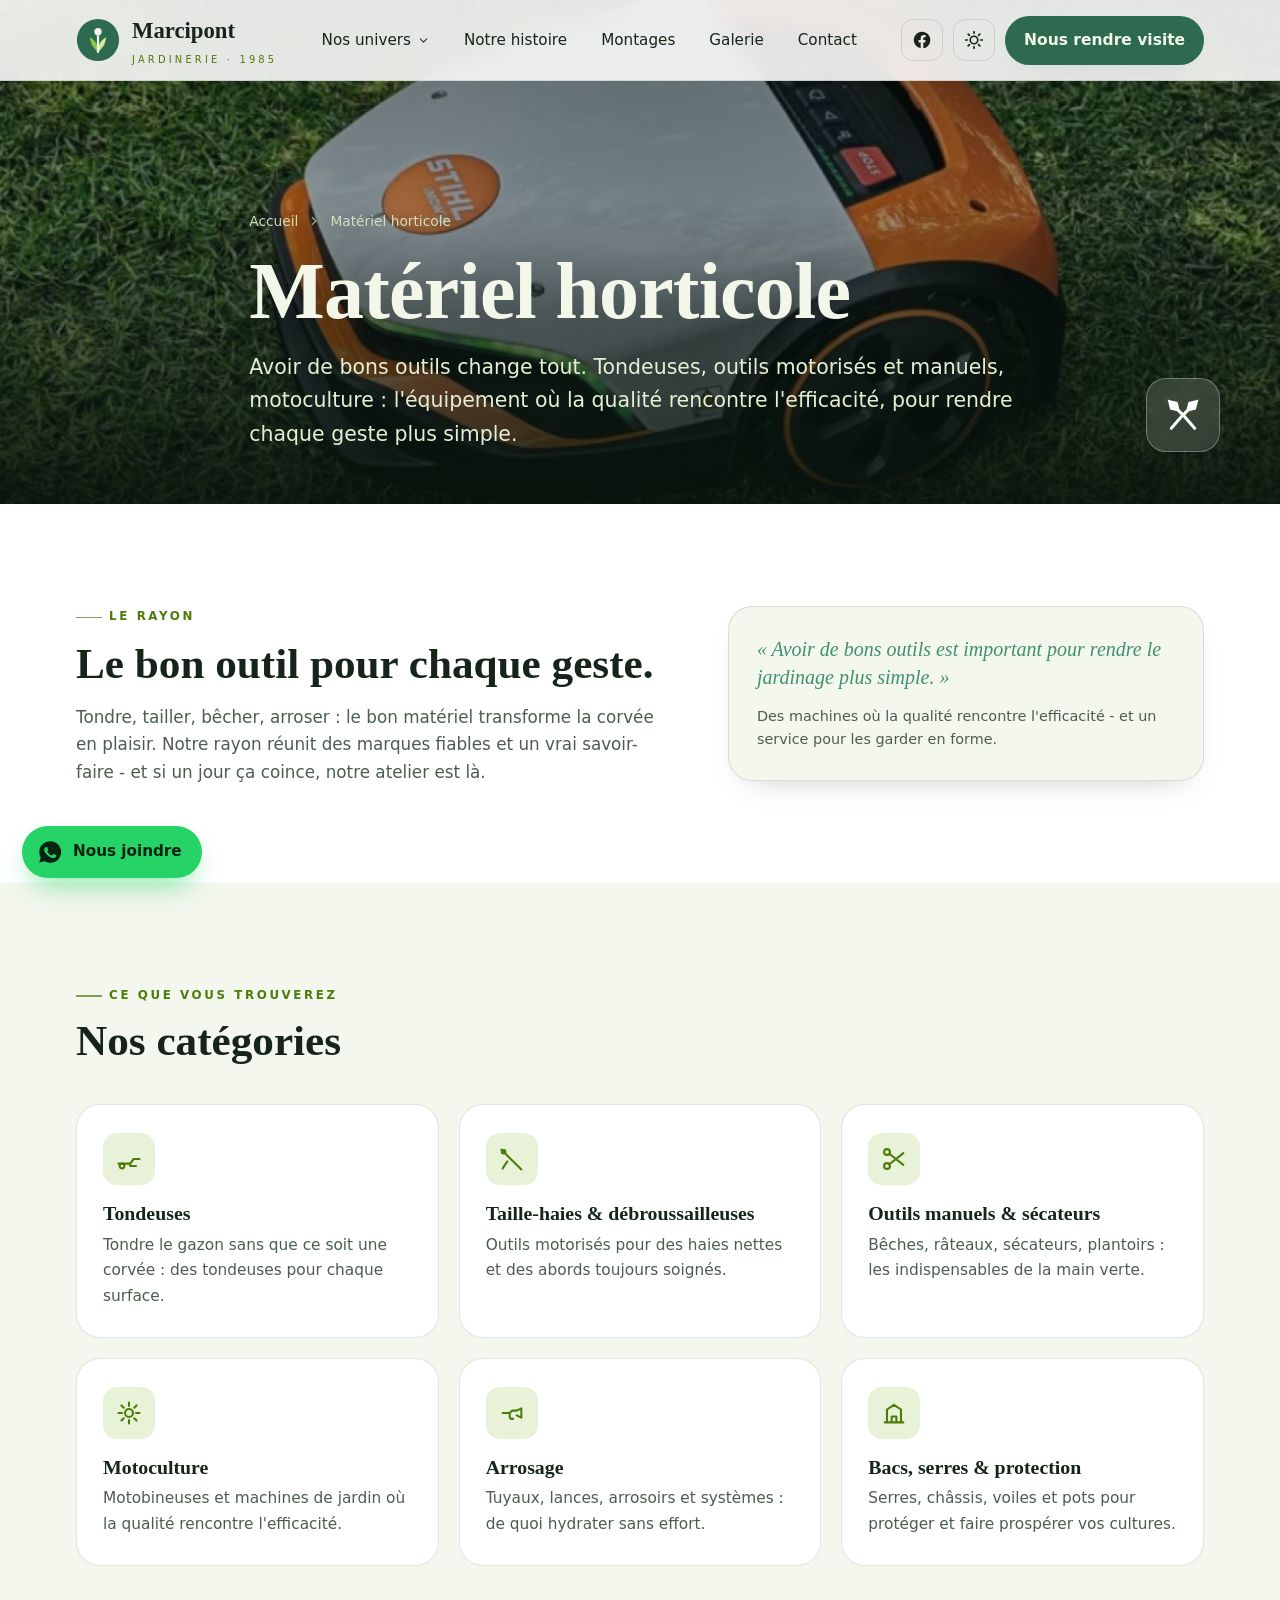
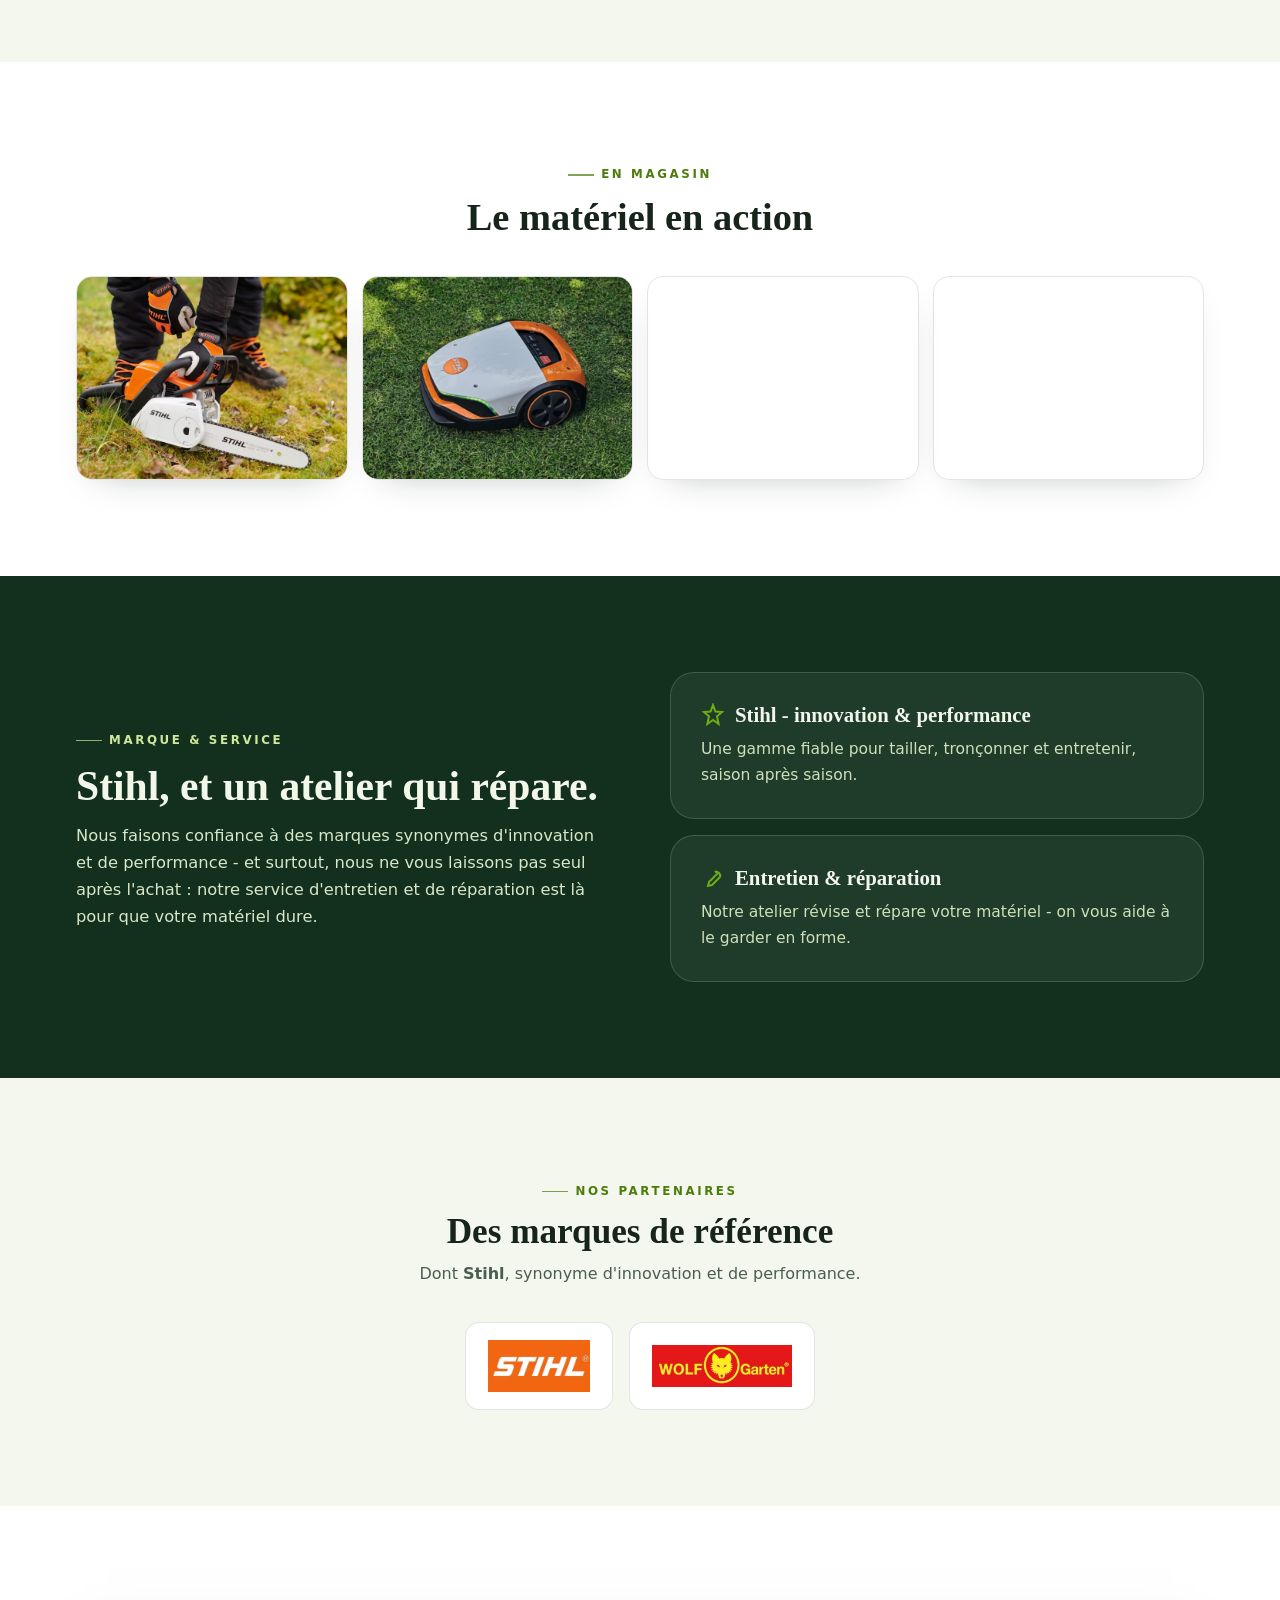
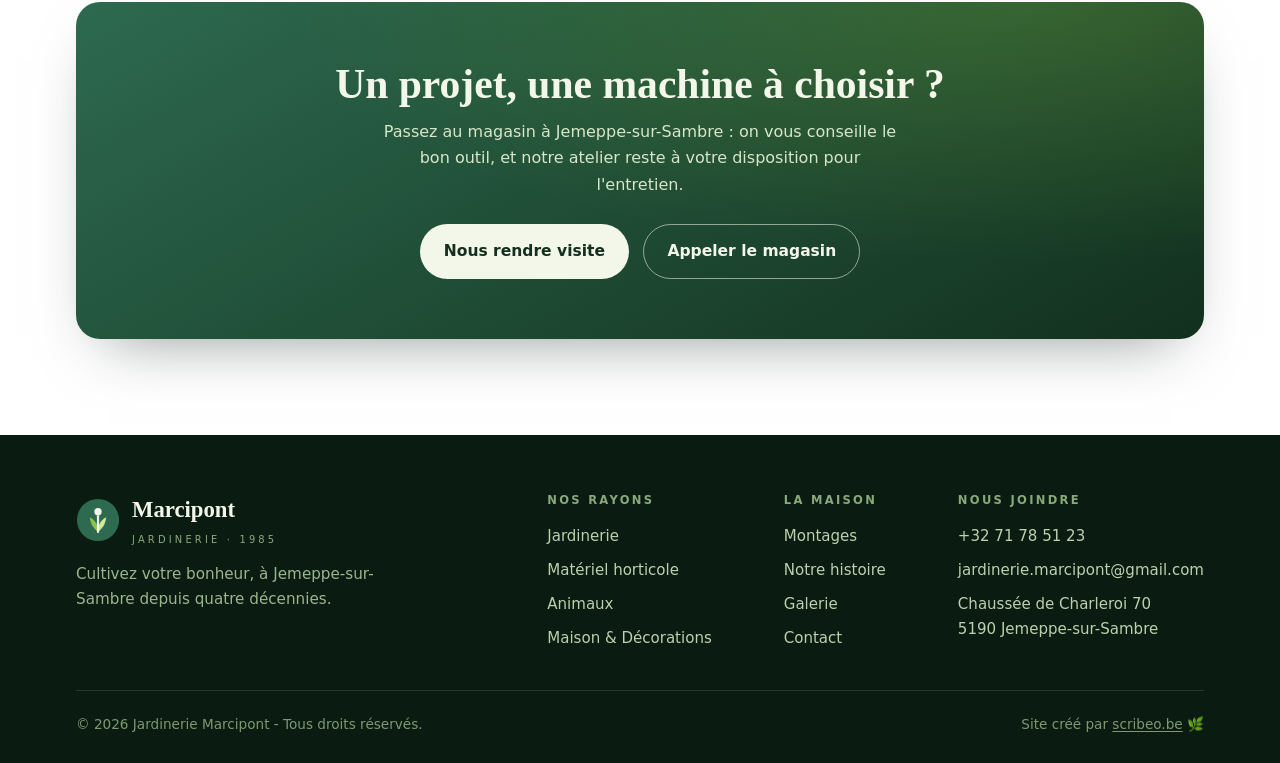
<file: materiel-horticole.html>
<!doctype html>
<html lang="fr">
<head>
<meta charset="utf-8" />
<meta name="viewport" content="width=device-width, initial-scale=1, viewport-fit=cover" />
<meta name="apple-mobile-web-app-capable" content="yes" />
<meta name="mobile-web-app-capable" content="yes" />
<meta name="apple-mobile-web-app-status-bar-style" content="default" />
<meta name="apple-mobile-web-app-title" content="Marcipont" />
<meta name="theme-color" content="#2d6a4f" />
<link rel="icon" href="favicon.svg" type="image/svg+xml" />
<link rel="icon" href="icon-32.png" sizes="32x32" type="image/png" />
<link rel="apple-touch-icon" href="apple-touch-icon.png" />
<link rel="manifest" href="manifest.webmanifest" />
<link rel="canonical" href="https://jardinerie-marcipont.be/materiel-horticole.html" />
<meta property="og:type" content="website" />
<meta property="og:site_name" content="Jardinerie Marcipont" />
<meta property="og:locale" content="fr_BE" />
<meta property="og:title" content="Matériel horticole - Marcipont · Tondeuses, outils, Stihl" />
<meta property="og:description" content="Le rayon Matériel horticole de Marcipont : tondeuses, taille-haies, outils manuels et motorisés, motoculture. Marque Stihl et service entretien & réparation." />
<meta property="og:url" content="https://jardinerie-marcipont.be/materiel-horticole.html" />
<meta property="og:image" content="https://jardinerie-marcipont.be/og-image.jpg" />
<meta property="og:image:width" content="1200" />
<meta property="og:image:height" content="630" />
<meta name="twitter:card" content="summary_large_image" />
<meta name="twitter:image" content="https://jardinerie-marcipont.be/og-image.jpg" />
<script type="application/ld+json">
{"@context":"https://schema.org","@type":"BreadcrumbList","itemListElement":[{"@type":"ListItem","position":1,"name":"Accueil","item":"https://jardinerie-marcipont.be/"},{"@type":"ListItem","position":2,"name":"Matériel horticole","item":"https://jardinerie-marcipont.be/materiel-horticole.html"}]}
</script>
<title>Matériel horticole - Marcipont · Tondeuses, outils, Stihl</title>
<meta name="description" content="Le rayon Matériel horticole de Marcipont : tondeuses, taille-haies, outils manuels et motorisés, motoculture. Marque Stihl et service entretien & réparation." />
<link rel="preconnect" href="https://images.unsplash.com" />
<link rel="stylesheet" href="rubrique.css" />
</head>
<body>

<header class="header">
  <div class="bar"></div>
  <div class="header-inner">
    <a class="brand" href="index.html" aria-label="Accueil">
      <svg class="mark" viewBox="0 0 48 48" fill="none" aria-hidden="true"><circle cx="24" cy="24" r="23" fill="var(--green)"/><path d="M24 37c0-8 3-13 9-16-1 8-4 12-9 16Z" fill="#cfe89a"/><path d="M24 37c0-8-3-13-9-16 1 8 4 12 9 16Z" fill="#8bc34a"/><path d="M24 37V20" stroke="#f3f7ea" stroke-width="2.4" stroke-linecap="round"/><circle cx="24" cy="15" r="4" fill="#f3f7ea"/></svg>
      <span class="brand-txt"><b>Marcipont</b><span>Jardinerie · 1985</span></span>
    </a>
    <nav class="nav" aria-label="Navigation principale">
      <div class="has-drop">
        <a href="index.html#univers" class="lnk">Nos univers <svg class="chev" viewBox="0 0 24 24" fill="none" stroke="currentColor" stroke-width="2.2" stroke-linecap="round"><path d="M6 9l6 6 6-6"/></svg></a>
        <div class="drop">
          <a href="jardinerie.html"><span class="di"><svg viewBox="0 0 24 24" fill="none" stroke="currentColor" stroke-width="2" stroke-linecap="round"><path d="M12 20c0-6 2-9 7-11-1 6-3 9-7 11Z"/><path d="M12 20c0-6-2-9-7-11 1 6 3 9 7 11Z"/><path d="M12 20V9"/></svg></span><span><b>Jardinerie</b><small>Plantes, fleurs, potager, terreaux</small></span></a>
          <a href="materiel-horticole.html"><span class="di"><svg viewBox="0 0 24 24" fill="none" stroke="currentColor" stroke-width="2" stroke-linecap="round"><path d="M4 4l7 7M4 4l4 1 1 4-4-1-1-4ZM20 4l-7 7M20 4l-4 1-1 4 4-1 1-4ZM11 11l2 2M13 13l6 7M11 13l-6 7"/></svg></span><span><b>Matériel horticole</b><small>Outils, sécateurs, arrosage</small></span></a>
          <a href="animaux.html"><span class="di"><svg viewBox="0 0 24 24" fill="none" stroke="currentColor" stroke-width="2" stroke-linecap="round"><circle cx="12" cy="15" r="4"/><circle cx="6" cy="9" r="1.8"/><circle cx="18" cy="9" r="1.8"/><circle cx="9" cy="5.5" r="1.8"/><circle cx="15" cy="5.5" r="1.8"/></svg></span><span><b>Animaux</b><small>Alimentation, accessoires, soins</small></span></a>
          <a href="maison-decorations.html"><span class="di"><svg viewBox="0 0 24 24" fill="none" stroke="currentColor" stroke-width="2" stroke-linecap="round"><path d="M3 11l9-7 9 7M5 10v10h14V10"/><path d="M12 20v-5M12 15c-2 0-3-1.5-3-3 1.7 0 3 1 3 3ZM12 15c2 0 3-1.5 3-3-1.7 0-3 1-3 3Z"/></svg></span><span><b>Maison &amp; Décorations</b><small>Cache-pots, déco, cadeaux</small></span></a>
        </div>
      </div>
      <a href="index.html#histoire" class="lnk">Notre histoire</a>
      <a href="index.html#montages" class="lnk">Montages</a>
      <a href="index.html#galerie" class="lnk">Galerie</a>
      <a href="index.html#contact" class="lnk">Contact</a>
    </nav>
    <div class="tools">
      <a class="icon-btn" href="https://www.facebook.com/profile.php?id=100051036114306" target="_blank" rel="noopener" aria-label="Facebook"><svg viewBox="0 0 24 24" fill="currentColor"><path d="M22 12a10 10 0 1 0-11.6 9.9v-7H7.9V12h2.5V9.8c0-2.5 1.5-3.9 3.8-3.9 1.1 0 2.2.2 2.2.2v2.5h-1.2c-1.2 0-1.6.8-1.6 1.6V12h2.7l-.4 2.9h-2.3v7A10 10 0 0 0 22 12Z"/></svg></a>
      <button class="icon-btn" id="themeBtn" aria-label="Changer de thème" title="Thème clair/sombre"><svg viewBox="0 0 24 24" fill="none" stroke="currentColor" stroke-width="2" stroke-linecap="round"><circle cx="12" cy="12" r="4.5"/><path d="M12 2v2M12 20v2M4 12H2M22 12h-2M5 5l1.5 1.5M17.5 17.5 19 19M19 5l-1.5 1.5M6.5 17.5 5 19"/></svg></button>
      <a href="index.html#contact" class="btn btn-primary" style="padding:.7em 1.15em">Nous rendre visite</a>
      <button class="icon-btn burger" id="burger" aria-label="Ouvrir le menu" aria-expanded="false"><svg viewBox="0 0 24 24" fill="none" stroke="currentColor" stroke-width="2" stroke-linecap="round"><path d="M4 7h16M4 12h16M4 17h16"/></svg></button>
    </div>
  </div>
</header>

<div class="mobile-menu" id="mobileMenu">
  <div class="scrim" data-close></div>
  <div class="mobile-panel">
    <div class="mm-head"><b style="font-family:var(--serif);font-size:1.3rem">Marcipont</b><button class="icon-btn" data-close aria-label="Fermer"><svg viewBox="0 0 24 24" fill="none" stroke="currentColor" stroke-width="2" stroke-linecap="round"><path d="M6 6l12 12M18 6 6 18"/></svg></button></div>
    <a class="mm-link" href="index.html#univers" data-close>Nos univers</a>
    <div class="mm-sub">
      <a href="jardinerie.html" data-close>Jardinerie</a>
      <a href="materiel-horticole.html" data-close>Matériel horticole</a>
      <a href="animaux.html" data-close>Animaux</a>
      <a href="maison-decorations.html" data-close>Maison &amp; Décorations</a>
    </div>
    <a class="mm-link" href="index.html#histoire" data-close>Notre histoire</a>
    <a class="mm-link" href="index.html#montages" data-close>Montages</a>
    <a class="mm-link" href="index.html#galerie" data-close>Galerie</a>
    <a class="mm-link" href="index.html#contact" data-close>Contact</a>
    <a class="btn btn-primary mm-cta" href="index.html#contact" data-close>Nous rendre visite</a>
  </div>
</div>

<section class="rhero">
  <div class="rhero-bg" style="background-image:url('images/rayons/materiel/robot-tondeuse.png')"></div>
  <div class="wrap">
    <div class="crumb"><a href="index.html">Accueil</a><svg viewBox="0 0 24 24" fill="none" stroke="currentColor" stroke-width="2.2" stroke-linecap="round"><path d="M9 6l6 6-6 6"/></svg><span>Matériel horticole</span></div>
    <h1>Matériel horticole</h1>
    <p class="rlede">Avoir de bons outils change tout. Tondeuses, outils motorisés et manuels, motoculture : l'équipement où la qualité rencontre l'efficacité, pour rendre chaque geste plus simple.</p>
  </div>
  <div class="ic-badge"><svg viewBox="0 0 24 24" fill="none" stroke="currentColor" stroke-width="1.8" stroke-linecap="round"><path d="M4 4l7 7M4 4l4 1 1 4-4-1-1-4ZM20 4l-7 7M20 4l-4 1-1 4 4-1 1-4ZM11 11l2 2M13 13l6 7M11 13l-6 7"/></svg></div>
</section>

<section class="section rintro">
  <div class="wrap">
    <div>
      <span class="eyebrow reveal">Le rayon</span>
      <h2 class="reveal d1">Le bon outil pour chaque geste.</h2>
      <p class="reveal d1">Tondre, tailler, bêcher, arroser : le bon matériel transforme la corvée en plaisir. Notre rayon réunit des marques fiables et un vrai savoir-faire - et si un jour ça coince, notre atelier est là.</p>
    </div>
    <div class="qbox reveal d2">
      <p class="q">« Avoir de bons outils est important pour rendre le jardinage plus simple. »</p>
      <p class="qs">Des machines où la qualité rencontre l'efficacité - et un service pour les garder en forme.</p>
    </div>
  </div>
</section>

<section class="section" style="background:var(--ground)">
  <div class="wrap">
    <span class="eyebrow reveal">Ce que vous trouverez</span>
    <h2 class="reveal d1" style="font-size:clamp(1.8rem,3.6vw,2.7rem);margin:12px 0 40px">Nos catégories</h2>
    <div class="cats">
      <article class="cat reveal"><div class="ci"><svg viewBox="0 0 24 24" fill="none" stroke="currentColor" stroke-width="1.8" stroke-linecap="round" stroke-linejoin="round"><path d="M3 16h10l3-4h5"/><circle cx="6" cy="18" r="2"/><path d="M13 16v2h5"/></svg></div><h3>Tondeuses</h3><p>Tondre le gazon sans que ce soit une corvée : des tondeuses pour chaque surface.</p></article>
      <article class="cat reveal d1"><div class="ci"><svg viewBox="0 0 24 24" fill="none" stroke="currentColor" stroke-width="1.8" stroke-linecap="round" stroke-linejoin="round"><path d="M3 4l9 9M3 4l3 .5.5 3-3-.5L3 4ZM14 15l6 6M12 13l2 2"/><path d="M8 14l-4 6"/></svg></div><h3>Taille-haies &amp; débroussailleuses</h3><p>Outils motorisés pour des haies nettes et des abords toujours soignés.</p></article>
      <article class="cat reveal d2"><div class="ci"><svg viewBox="0 0 24 24" fill="none" stroke="currentColor" stroke-width="1.8" stroke-linecap="round" stroke-linejoin="round"><circle cx="6" cy="6" r="2.5"/><circle cx="6" cy="18" r="2.5"/><path d="M8 7.5L20 17M8 16.5L20 7"/></svg></div><h3>Outils manuels &amp; sécateurs</h3><p>Bêches, râteaux, sécateurs, plantoirs : les indispensables de la main verte.</p></article>
      <article class="cat reveal"><div class="ci"><svg viewBox="0 0 24 24" fill="none" stroke="currentColor" stroke-width="1.8" stroke-linecap="round" stroke-linejoin="round"><circle cx="12" cy="12" r="3.4"/><path d="M12 3v3M12 18v3M3 12h3M18 12h3M5.5 5.5l2 2M16.5 16.5l2 2M18.5 5.5l-2 2M7.5 16.5l-2 2"/></svg></div><h3>Motoculture</h3><p>Motobineuses et machines de jardin où la qualité rencontre l'efficacité.</p></article>
      <article class="cat reveal d1"><div class="ci"><svg viewBox="0 0 24 24" fill="none" stroke="currentColor" stroke-width="1.8" stroke-linecap="round" stroke-linejoin="round"><path d="M4 12h6l2-2h4M16 10l4-2v8l-4-2M10 12v3a2 2 0 0 0 2 2h1"/></svg></div><h3>Arrosage</h3><p>Tuyaux, lances, arrosoirs et systèmes : de quoi hydrater sans effort.</p></article>
      <article class="cat reveal d2"><div class="ci"><svg viewBox="0 0 24 24" fill="none" stroke="currentColor" stroke-width="1.8" stroke-linecap="round" stroke-linejoin="round"><path d="M4 20h16M6 20V9l6-4 6 4v11M10 20v-5h4v5"/></svg></div><h3>Bacs, serres &amp; protection</h3><p>Serres, châssis, voiles et pots pour protéger et faire prospérer vos cultures.</p></article>
    </div>
  </div>
</section>

<section class="section rgallery">
  <div class="wrap">
    <div class="rgal-head">
      <span class="eyebrow reveal">En magasin</span>
      <h2 class="reveal d1">Le matériel en action</h2>
    </div>
    <div class="rgal-grid">
      <div class="g reveal"><img src="images/rayons/materiel/tronconneuse.png" alt="Tronçonneuse Stihl en action" loading="lazy" /></div>
      <div class="g reveal d1"><img src="images/rayons/materiel/robot-tondeuse.png" alt="Robot tondeuse" loading="lazy" /></div>
      <div class="g reveal d2"><img src="images/rayons/materiel/secateur.png" alt="Sécateur à batterie" loading="lazy" /></div>
      <div class="g reveal d3"><img src="images/rayons/materiel/atelier.png" alt="Atelier entretien et réparation" loading="lazy" /></div>
    </div>
  </div>
</section>

<section class="section highlight">
  <div class="wrap">
    <div>
      <span class="eyebrow reveal">Marque &amp; service</span>
      <h2 class="reveal d1">Stihl, et un atelier qui répare.</h2>
      <p class="reveal d1">Nous faisons confiance à des marques synonymes d'innovation et de performance - et surtout, nous ne vous laissons pas seul après l'achat : notre service d'entretien et de réparation est là pour que votre matériel dure.</p>
    </div>
    <div>
      <div class="hcard reveal d1"><h3><svg viewBox="0 0 24 24" fill="none" stroke="currentColor" stroke-width="2" stroke-linecap="round"><path d="M12 2l2.4 6.5L21 9l-5 4.3L17.6 21 12 17l-5.6 4L8 13.3 3 9l6.6-.5L12 2Z"/></svg>Stihl - innovation &amp; performance</h3><p>Une gamme fiable pour tailler, tronçonner et entretenir, saison après saison.</p></div>
      <div class="hcard reveal d2"><h3><svg viewBox="0 0 24 24" fill="none" stroke="currentColor" stroke-width="2" stroke-linecap="round"><path d="M14 6a4 4 0 0 1 5 5l-8 8-4 1 1-4 8-8a1.4 1.4 0 0 0-2-2Z"/></svg>Entretien &amp; réparation</h3><p>Notre atelier révise et répare votre matériel - on vous aide à le garder en forme.</p></div>
    </div>
  </div>
</section>

<section class="section partners">
  <div class="wrap">
    <div class="p-head">
      <span class="eyebrow reveal">Nos partenaires</span>
      <h2 class="reveal d1">Des marques de référence</h2>
      <p class="reveal d1">Dont <b>Stihl</b>, synonyme d'innovation et de performance.</p>
    </div>
    <div class="logos reveal d1">
      <div class="lg"><img src="images/partenaires/stihl.png" alt="Stihl" loading="lazy" /></div>
      <div class="lg"><img src="images/partenaires/wolf-garten.png" alt="Wolf-Garten" loading="lazy" /></div>
    </div>
  </div>
</section>

<section class="section rcta">
  <div class="wrap">
    <div class="box">
      <h2>Un projet, une machine à choisir ?</h2>
      <p>Passez au magasin à Jemeppe-sur-Sambre : on vous conseille le bon outil, et notre atelier reste à votre disposition pour l'entretien.</p>
      <div class="btns">
        <a class="btn btn-light" href="index.html#contact">Nous rendre visite</a>
        <a class="btn btn-outline-light" href="tel:+3271785123">Appeler le magasin</a>
      </div>
    </div>
  </div>
</section>

<footer class="footer">
  <div class="wrap">
    <div class="footer-top">
      <div style="max-width:320px">
        <a class="brand" href="index.html" style="margin-bottom:14px"><svg class="mark" viewBox="0 0 48 48" fill="none" aria-hidden="true"><circle cx="24" cy="24" r="23" fill="var(--green)"/><path d="M24 37c0-8 3-13 9-16-1 8-4 12-9 16Z" fill="#cfe89a"/><path d="M24 37c0-8-3-13-9-16 1 8 4 12 9 16Z" fill="#8bc34a"/><path d="M24 37V20" stroke="#f3f7ea" stroke-width="2.4" stroke-linecap="round"/><circle cx="24" cy="15" r="4" fill="#f3f7ea"/></svg><span class="brand-txt"><b>Marcipont</b><span>Jardinerie · 1985</span></span></a>
        <p style="color:#9cb58e;font-size:.95rem">Cultivez votre bonheur, à Jemeppe-sur-Sambre depuis quatre décennies.</p>
      </div>
      <div class="footer-cols">
        <div class="footer-col"><h4>Nos rayons</h4><a href="jardinerie.html">Jardinerie</a><a href="materiel-horticole.html">Matériel horticole</a><a href="animaux.html">Animaux</a><a href="maison-decorations.html">Maison &amp; Décorations</a></div>
        <div class="footer-col"><h4>La maison</h4><a href="index.html#montages">Montages</a><a href="index.html#histoire">Notre histoire</a><a href="index.html#galerie">Galerie</a><a href="index.html#contact">Contact</a></div>
        <div class="footer-col"><h4>Nous joindre</h4><a href="tel:+3271785123">+32 71 78 51 23</a><a href="mailto:jardinerie.marcipont@gmail.com">jardinerie.marcipont@gmail.com</a><p>Chaussée de Charleroi 70<br>5190 Jemeppe-sur-Sambre</p></div>
      </div>
    </div>
    <div class="footer-bottom"><span>© <span id="year">2026</span> Jardinerie Marcipont - Tous droits réservés.</span><span>Site créé par <a href="https://scribeo.be/?de=marcipont" target="_blank" rel="noopener">scribeo.be</a> 🌿</span></div>
  </div>
</footer>

<a class="wa-float" href="https://wa.me/32479237917?text=Bonjour%2C%20je%20vous%20contacte%20via%20votre%20site%20web." target="_blank" rel="noopener" aria-label="Nous joindre sur WhatsApp">
  <svg viewBox="0 0 24 24" fill="currentColor" aria-hidden="true"><path d="M12 2a10 10 0 0 0-8.6 15l-1.3 4.8 4.9-1.3A10 10 0 1 0 12 2Zm5.6 14.2c-.24.67-1.4 1.3-1.9 1.34-.5.05-.97.24-3.27-.68-2.75-1.08-4.5-3.9-4.63-4.08-.14-.18-1.12-1.49-1.12-2.85 0-1.35.71-2.02.96-2.3.25-.27.55-.34.73-.34l.53.01c.17 0 .4-.06.62.48.24.57.8 1.96.87 2.1.07.14.12.3.02.48-.09.18-.14.3-.28.46-.14.16-.29.36-.42.48-.14.14-.28.29-.12.56.16.27.72 1.18 1.54 1.91 1.06.94 1.95 1.24 2.22 1.38.27.14.43.12.6-.07.16-.18.68-.8.86-1.07.18-.27.36-.22.6-.13.25.09 1.58.75 1.85.89.27.13.45.2.52.31.07.12.07.66-.17 1.33Z"/></svg>
  <span class="wa-txt">Nous joindre</span>
</a>
<script src="rubrique.js"></script>
<script src="app.js" defer></script>
</body>
</html>
</file>
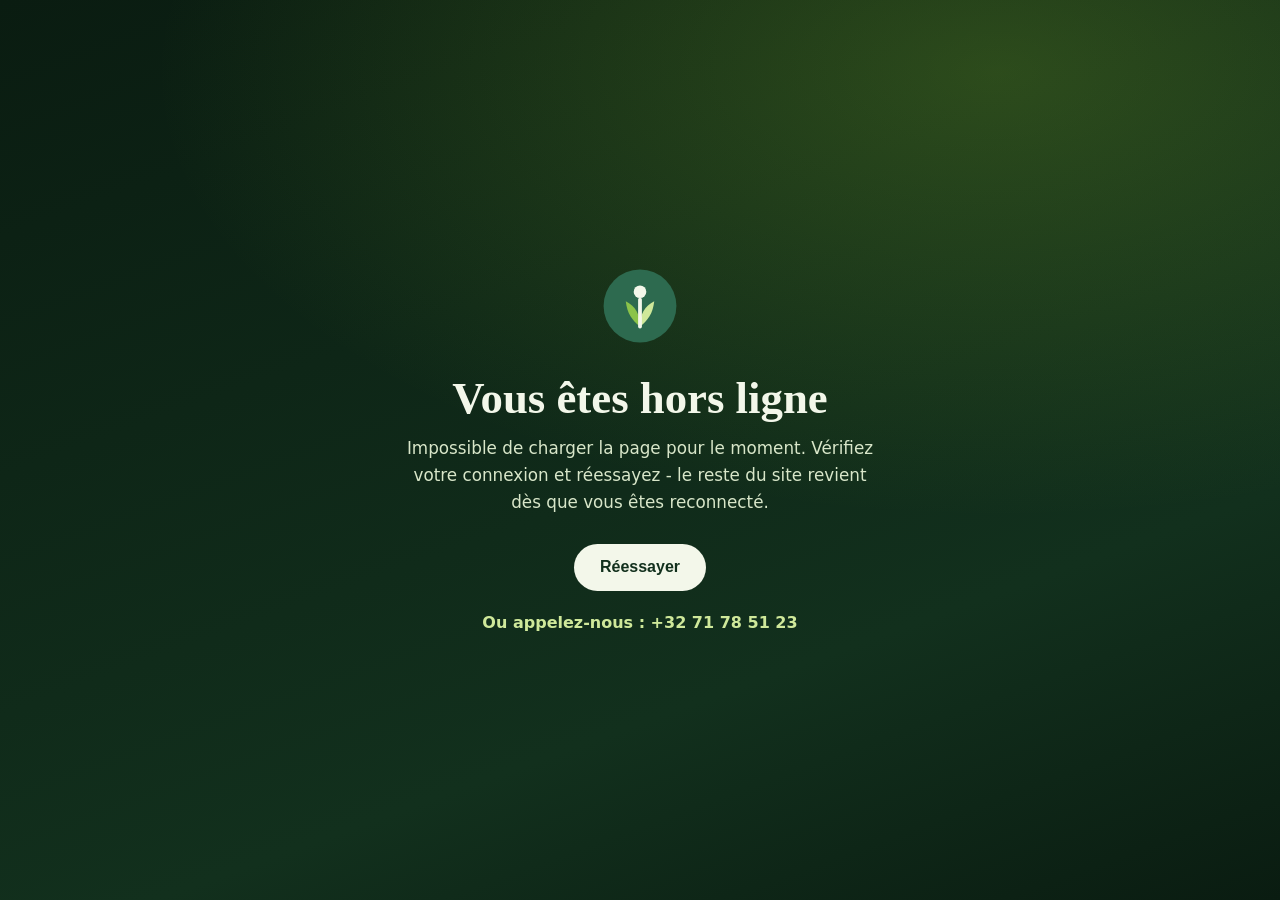
<file: offline.html>
<!doctype html>
<html lang="fr">
<head>
<meta charset="utf-8" />
<meta name="viewport" content="width=device-width, initial-scale=1, viewport-fit=cover" />
<meta name="theme-color" content="#2d6a4f" />
<meta name="robots" content="noindex" />
<link rel="icon" href="favicon.svg" type="image/svg+xml" />
<link rel="apple-touch-icon" href="apple-touch-icon.png" />
<title>Hors ligne - Jardinerie Marcipont</title>
<style>
  :root{color-scheme:light dark}
  *{box-sizing:border-box}
  body{margin:0;min-height:100svh;display:grid;place-items:center;padding:32px;
    font-family:system-ui,-apple-system,"Segoe UI",Roboto,Helvetica,Arial,sans-serif;
    color:#f3f7ea;text-align:center;
    background:radial-gradient(120% 90% at 78% 8%,rgba(155,212,47,.22),transparent 55%),linear-gradient(160deg,#0a1c11,#12301d 70%,#0a1c11)}
  .mark{width:76px;height:76px;margin:0 auto 26px}
  h1{font-family:"Iowan Old Style","Palatino Linotype",Palatino,Georgia,serif;font-weight:600;font-size:clamp(1.9rem,6vw,2.8rem);margin:0 0 12px;line-height:1.1}
  p{color:#d8e6c9;max-width:44ch;margin:0 auto 28px;font-size:1.05rem;line-height:1.6}
  .btn{display:inline-flex;align-items:center;gap:.5em;padding:.9em 1.6em;border-radius:999px;
    background:#f3f7ea;color:#12301d;font-weight:700;text-decoration:none;border:none;cursor:pointer;font-size:1rem}
  .tel{display:block;margin-top:22px;color:#cfe89a;text-decoration:none;font-weight:600}
</style>
</head>
<body>
  <div>
    <svg class="mark" viewBox="0 0 48 48" fill="none" aria-hidden="true">
      <circle cx="24" cy="24" r="23" fill="#2d6a4f"/>
      <path d="M24 37c0-8 3-13 9-16-1 8-4 12-9 16Z" fill="#cfe89a"/>
      <path d="M24 37c0-8-3-13-9-16 1 8 4 12 9 16Z" fill="#8bc34a"/>
      <path d="M24 37V20" stroke="#f3f7ea" stroke-width="2.4" stroke-linecap="round"/>
      <circle cx="24" cy="15" r="4" fill="#f3f7ea"/>
    </svg>
    <h1>Vous êtes hors ligne</h1>
    <p>Impossible de charger la page pour le moment. Vérifiez votre connexion et réessayez - le reste du site revient dès que vous êtes reconnecté.</p>
    <button class="btn" onclick="location.reload()">Réessayer</button>
    <a class="tel" href="tel:+3271785123">Ou appelez-nous : +32 71 78 51 23</a>
  </div>
</body>
</html>
</file>
<file: rubrique.css>
/* ============================================================
   JARDINERIE MARCIPONT - pages de rayon (styles partagés)
   ============================================================ */
:root{
  --ground:#f4f7ee;--surface:#ffffff;--surface-2:#eaf0e0;
  --ink:#16241a;--ink-soft:#4c5d50;--line:rgba(21,45,33,.12);
  --green:#2d6a4f;--green-deep:#12301d;--green-mid:#40916c;
  --accent:#6fae13;--accent-ink:#4d7c0a;--honey:#c47d22;--fb:#1877f2;
  --hero-1:#0a1c11;--hero-2:#12301d;--cream:#f3f7ea;
  --radius:16px;--radius-lg:24px;
  --shadow:0 26px 60px -30px rgba(12,32,20,.5);--shadow-soft:0 14px 34px -22px rgba(12,32,20,.34);
  --maxw:1220px;
  --serif:"Iowan Old Style","Palatino Linotype",Palatino,"Book Antiqua",Georgia,serif;
  --sans:system-ui,-apple-system,"Segoe UI",Roboto,Helvetica,Arial,sans-serif;
}
@media (prefers-color-scheme:dark){:root{
  --ground:#0b1710;--surface:#11241a;--surface-2:#173021;
  --ink:#e9f2e4;--ink-soft:#a3b7a7;--line:rgba(255,255,255,.10);
  --accent:#9bd42f;--accent-ink:#b7e556;--honey:#e0a24a;
  --shadow:0 26px 64px -30px rgba(0,0,0,.75);--shadow-soft:0 14px 36px -24px rgba(0,0,0,.6);
}}
:root[data-theme="light"]{--ground:#f4f7ee;--surface:#fff;--surface-2:#eaf0e0;--ink:#16241a;--ink-soft:#4c5d50;--line:rgba(21,45,33,.12);--accent:#6fae13;--accent-ink:#4d7c0a;--honey:#c47d22}
:root[data-theme="dark"]{--ground:#0b1710;--surface:#11241a;--surface-2:#173021;--ink:#e9f2e4;--ink-soft:#a3b7a7;--line:rgba(255,255,255,.10);--accent:#9bd42f;--accent-ink:#b7e556;--honey:#e0a24a}

*{box-sizing:border-box}
html{scroll-behavior:smooth;scroll-padding-top:88px}
@media (prefers-reduced-motion:reduce){html{scroll-behavior:auto}}
body{margin:0;font-family:var(--sans);color:var(--ink);background:var(--ground);line-height:1.65;-webkit-font-smoothing:antialiased;overflow-x:hidden}
h1,h2,h3{font-family:var(--serif);font-weight:600;line-height:1.08;text-wrap:balance;margin:0}
p{margin:0}a{color:inherit;text-decoration:none}
img,svg{max-width:100%;display:block}
.wrap{max-width:var(--maxw);margin:0 auto;padding:0 clamp(20px,5vw,46px)}
.eyebrow{font-size:.74rem;font-weight:700;letter-spacing:.22em;text-transform:uppercase;color:var(--accent-ink);display:inline-flex;align-items:center;gap:.6em}
.eyebrow::before{content:"";width:26px;height:1.5px;background:currentColor;opacity:.7}
.section{padding:clamp(56px,8vw,96px) 0}

.btn{display:inline-flex;align-items:center;gap:.55em;padding:.9em 1.5em;border-radius:999px;font-weight:600;font-size:.97rem;border:1.5px solid transparent;cursor:pointer;font-family:var(--sans);transition:transform .25s,box-shadow .25s,background .25s,color .25s,border-color .25s}
.btn svg{width:1.15em;height:1.15em}
.btn-primary{background:var(--green);color:var(--cream);box-shadow:var(--shadow-soft)}
.btn-primary:hover{background:var(--green-deep);transform:translateY(-2px)}
.btn-light{background:var(--cream);color:var(--green-deep)}
.btn-light:hover{transform:translateY(-2px);box-shadow:0 16px 34px -18px rgba(0,0,0,.6)}
.btn-outline-light{border-color:rgba(243,247,234,.55);color:var(--cream)}
.btn-outline-light:hover{background:rgba(243,247,234,.14);transform:translateY(-2px)}

/* ---------- HEADER (solide en permanence) ---------- */
.header{position:fixed;inset:0 0 auto 0;z-index:50}
.header-inner{max-width:var(--maxw);margin:0 auto;padding:12px clamp(20px,5vw,46px);display:flex;align-items:center;justify-content:space-between;gap:22px}
.bar{position:absolute;inset:0;background:color-mix(in srgb,var(--surface) 88%,transparent);backdrop-filter:blur(14px);border-bottom:1px solid var(--line)}
.brand{display:flex;align-items:center;gap:12px;position:relative;z-index:1}
.brand .mark{width:44px;height:44px;flex:none;transition:transform .3s}
.brand:hover .mark{transform:rotate(-8deg)}
.brand-txt b{font-family:var(--serif);font-size:1.42rem;font-weight:600}
.brand-txt span{display:block;font-size:.62rem;letter-spacing:.32em;text-transform:uppercase;color:var(--accent-ink);margin-top:3px}
.nav{display:flex;align-items:center;gap:4px;position:relative;z-index:1}
.nav .lnk{font-size:.95rem;font-weight:500;position:relative;padding:8px 15px;border-radius:999px;display:inline-flex;align-items:center;gap:6px;transition:color .2s}
.nav .lnk::after{content:"";position:absolute;left:15px;right:15px;bottom:4px;height:2px;background:var(--accent);transform:scaleX(0);transition:transform .28s;border-radius:2px}
.nav .lnk:hover::after,.nav .lnk.active::after{transform:scaleX(1)}
.nav .lnk:hover,.nav .lnk.active{color:var(--accent-ink)}
.nav .chev{width:13px;height:13px;transition:transform .3s;opacity:.85}
.has-drop{position:relative}
.has-drop:hover .chev{transform:rotate(180deg)}
.drop{position:absolute;top:calc(100% + 8px);left:50%;transform:translateX(-50%) translateY(10px);width:310px;background:var(--surface);border:1px solid var(--line);border-radius:20px;box-shadow:var(--shadow);padding:10px;opacity:0;visibility:hidden;transition:opacity .26s,transform .26s cubic-bezier(.2,.7,.2,1);z-index:30}
.drop::before{content:"";position:absolute;top:-14px;left:0;right:0;height:14px}
.has-drop:hover .drop,.has-drop:focus-within .drop{opacity:1;visibility:visible;transform:translateX(-50%) translateY(0)}
.drop a{display:flex;align-items:center;gap:13px;padding:11px 12px;border-radius:13px;color:var(--ink);transition:background .2s,transform .2s}
.drop a:hover{background:var(--surface-2);transform:translateX(3px)}
.drop a .di{width:40px;height:40px;flex:none;border-radius:11px;display:grid;place-items:center;background:color-mix(in srgb,var(--accent) 16%,transparent);color:var(--accent-ink)}
.drop a .di svg{width:22px;height:22px}
.drop a b{font-size:.96rem;font-weight:600;display:block;font-family:var(--serif)}
.drop a small{font-size:.79rem;color:var(--ink-soft)}
.tools{display:flex;align-items:center;gap:10px;position:relative;z-index:1}
.icon-btn{width:42px;height:42px;border-radius:12px;border:1.5px solid var(--line);background:transparent;color:var(--ink);cursor:pointer;display:grid;place-items:center;transition:transform .2s,border-color .2s}
.icon-btn:hover{transform:translateY(-2px);border-color:var(--accent)}
.icon-btn svg{width:20px;height:20px}
.burger{display:none}

/* mobile menu */
.mobile-menu{position:fixed;inset:0;z-index:60;visibility:hidden;pointer-events:none}
.mobile-menu .scrim{position:absolute;inset:0;background:rgba(6,18,11,.55);opacity:0;transition:opacity .3s}
.mobile-panel{position:absolute;right:0;top:0;height:100%;width:min(86vw,360px);background:var(--surface);box-shadow:var(--shadow);transform:translateX(100%);transition:transform .38s cubic-bezier(.2,.8,.2,1);padding:26px;display:flex;flex-direction:column;gap:6px;overflow:auto}
.mobile-menu.open{visibility:visible;pointer-events:auto}
.mobile-menu.open .scrim{opacity:1}
.mobile-menu.open .mobile-panel{transform:none}
.mm-head{display:flex;justify-content:space-between;align-items:center;margin-bottom:18px}
.mm-link{font-family:var(--serif);font-size:1.4rem;padding:11px 0;border-bottom:1px solid var(--line)}
.mm-link:hover{color:var(--accent-ink)}
.mm-sub{display:flex;flex-direction:column;padding:2px 0 6px 16px;margin:0 0 2px 8px;border-left:2px solid var(--line)}
.mm-sub a{padding:9px 0;font-size:1.05rem;color:var(--ink-soft)}
.mm-sub a:hover{color:var(--accent-ink)}
.mm-cta{margin-top:auto}

/* ---------- HERO BANNIÈRE ---------- */
.rhero{position:relative;min-height:56vh;display:flex;align-items:flex-end;color:var(--cream);overflow:hidden;isolation:isolate}
.rhero-bg{position:absolute;inset:0;z-index:-2;background-size:cover;background-position:center}
.rhero-bg::after{content:"";position:absolute;inset:0;background:linear-gradient(180deg,rgba(8,20,12,.5) 0%,rgba(8,20,12,.35) 40%,rgba(8,20,12,.9) 100%)}
.rhero .wrap{position:relative;z-index:2;padding-top:150px;padding-bottom:52px}
.crumb{display:flex;align-items:center;gap:9px;font-size:.86rem;color:#cfe0bb;margin-bottom:16px}
.crumb a:hover{color:#fff}
.crumb svg{width:14px;height:14px;opacity:.7}
.rhero h1{font-size:clamp(2.6rem,7vw,5rem);letter-spacing:-.01em;text-shadow:0 20px 50px rgba(0,0,0,.4)}
.rhero .rlede{font-size:clamp(1.05rem,1.7vw,1.28rem);color:#e4efd6;max-width:60ch;margin-top:16px}
.rhero .ic-badge{position:absolute;right:clamp(20px,5vw,60px);bottom:52px;width:74px;height:74px;border-radius:20px;background:rgba(255,255,255,.14);border:1px solid rgba(255,255,255,.3);backdrop-filter:blur(6px);display:grid;place-items:center;z-index:2}
.rhero .ic-badge svg{width:40px;height:40px;color:#fff}
@media (max-width:600px){.rhero .ic-badge{display:none}}

/* ---------- INTRO ---------- */
.rintro{background:var(--surface)}
.rintro .wrap{display:grid;grid-template-columns:1.1fr .9fr;gap:clamp(30px,6vw,70px);align-items:center}
.rintro h2{font-size:clamp(1.8rem,3.6vw,2.7rem);margin:14px 0 16px}
.rintro p{color:var(--ink-soft);font-size:1.05rem}
.rintro .qbox{background:var(--ground);border:1px solid var(--line);border-radius:var(--radius-lg);padding:28px;box-shadow:var(--shadow-soft)}
.rintro .qbox .q{font-family:var(--serif);font-style:italic;font-size:1.25rem;color:var(--green-mid);line-height:1.4}
.rintro .qbox .qs{margin-top:14px;font-size:.9rem;color:var(--ink-soft)}
@media (max-width:820px){.rintro .wrap{grid-template-columns:1fr}}

/* ---------- CATÉGORIES ---------- */
.cats{display:grid;grid-template-columns:repeat(3,1fr);gap:20px}
.cat{background:var(--surface);border:1px solid var(--line);border-radius:var(--radius-lg);padding:28px 26px;transition:transform .3s,border-color .3s,box-shadow .3s}
.cat:hover{transform:translateY(-6px);border-color:var(--accent);box-shadow:var(--shadow-soft)}
.cat .ci{width:52px;height:52px;border-radius:14px;display:grid;place-items:center;background:color-mix(in srgb,var(--accent) 16%,transparent);color:var(--accent-ink);margin-bottom:18px}
.cat .ci svg{width:28px;height:28px}
.cat h3{font-size:1.24rem;margin-bottom:8px}
.cat p{color:var(--ink-soft);font-size:.96rem}
@media (max-width:860px){.cats{grid-template-columns:repeat(2,1fr)}}
@media (max-width:560px){.cats{grid-template-columns:1fr}}

/* ---------- HIGHLIGHT (marque / service) ---------- */
.highlight{background:var(--green-deep);color:var(--cream)}
.highlight .wrap{display:grid;grid-template-columns:1fr 1fr;gap:clamp(28px,5vw,60px);align-items:center}
.highlight .eyebrow{color:#cfe89a}.highlight .eyebrow::before{background:#cfe89a}
.highlight h2{font-size:clamp(1.8rem,3.4vw,2.6rem);color:var(--cream);margin:14px 0 14px}
.highlight p{color:#d8e6c9;font-size:1.02rem}
.highlight .hcard{background:rgba(255,255,255,.06);border:1px solid rgba(243,247,234,.16);border-radius:var(--radius-lg);padding:30px;backdrop-filter:blur(6px)}
.highlight .hcard h3{color:var(--cream);font-size:1.3rem;margin-bottom:10px;display:flex;align-items:center;gap:10px}
.highlight .hcard h3 svg{width:24px;height:24px;color:var(--accent)}
.highlight .hcard p{color:#cfe0bb;font-size:.97rem}
.highlight .hcard+.hcard{margin-top:16px}
@media (max-width:820px){.highlight .wrap{grid-template-columns:1fr}}

/* ---------- CTA ---------- */
.rcta{background:var(--surface)}
.rcta .box{background:radial-gradient(120% 140% at 85% 0%,rgba(155,212,47,.2),transparent 55%),linear-gradient(150deg,var(--green),var(--green-deep));border-radius:var(--radius-lg);padding:clamp(34px,5vw,60px);color:var(--cream);text-align:center;box-shadow:var(--shadow)}
.rcta h2{font-size:clamp(1.8rem,3.6vw,2.6rem);margin-bottom:12px}
.rcta p{color:#d8e6c9;max-width:52ch;margin:0 auto 26px}
.rcta .btns{display:flex;gap:14px;justify-content:center;flex-wrap:wrap}

/* ---------- FOOTER ---------- */
.footer{background:var(--hero-1);color:#bcd0ae}
.footer .wrap{padding:56px clamp(20px,5vw,46px) 28px}
.footer-top{display:flex;justify-content:space-between;gap:40px;flex-wrap:wrap;padding-bottom:30px;border-bottom:1px solid rgba(243,247,234,.12)}
.footer .brand-txt b{color:var(--cream)}.footer .brand-txt span{color:#8aa87a}
.footer-cols{display:flex;gap:clamp(30px,6vw,72px);flex-wrap:wrap}
.footer-col h4{font-size:.72rem;letter-spacing:.2em;text-transform:uppercase;color:#8aa87a;margin:0 0 14px}
.footer-col a,.footer-col p{display:block;color:#bcd0ae;font-size:.94rem;margin-bottom:9px;transition:color .2s}
.footer-col a:hover{color:var(--accent)}
.footer-bottom{display:flex;justify-content:space-between;gap:16px;flex-wrap:wrap;padding-top:22px;font-size:.85rem;color:#7f9870}
.footer-bottom a{color:inherit;text-decoration:underline;text-underline-offset:2px}
.footer-bottom a:hover{color:var(--accent)}

.reveal{opacity:0;transform:translateY(22px);transition:opacity .6s ease,transform .6s cubic-bezier(.2,.7,.2,1)}
.reveal.in{opacity:1;transform:none}
.reveal.d1{transition-delay:.07s}.reveal.d2{transition-delay:.14s}.reveal.d3{transition-delay:.21s}
@media (prefers-reduced-motion:reduce){.reveal{opacity:1;transform:none;transition:none}}
/* ---------- GALERIE RAYON (vraies photos) ---------- */
.rgallery{background:var(--surface)}
.rgal-head{text-align:center;margin-bottom:38px}
.rgal-head .eyebrow{justify-content:center}
.rgal-head h2{font-size:clamp(1.7rem,3.2vw,2.4rem);margin-top:12px}
.rgal-grid{display:grid;grid-template-columns:repeat(auto-fill,minmax(240px,1fr));gap:14px}
.rgal-grid .g{border-radius:var(--radius);overflow:hidden;position:relative;aspect-ratio:4/3;box-shadow:var(--shadow-soft);border:1px solid var(--line)}
.rgal-grid .g img{width:100%;height:100%;object-fit:cover;transition:transform .6s cubic-bezier(.2,.7,.2,1)}
.rgal-grid .g:hover img{transform:scale(1.06)}

/* ---------- PARTENAIRES ---------- */
.partners{background:var(--ground)}
.p-head{text-align:center;margin-bottom:34px}
.p-head .eyebrow{justify-content:center}
.p-head h2{font-size:clamp(1.6rem,3vw,2.2rem);margin-top:12px}
.p-head p{color:var(--ink-soft);margin-top:10px}
.logos{display:flex;flex-wrap:wrap;justify-content:center;gap:16px}
.logos .lg{background:#fff;border:1px solid rgba(21,45,33,.12);border-radius:14px;padding:16px 22px;display:grid;place-items:center;min-width:148px;height:88px;transition:transform .3s,box-shadow .3s}
.logos .lg:hover{transform:translateY(-4px);box-shadow:var(--shadow-soft)}
.logos .lg img{max-height:52px;max-width:140px;width:auto;object-fit:contain}

/* bouton WhatsApp flottant */
.wa-float{position:fixed;left:22px;bottom:22px;z-index:44;display:inline-flex;align-items:center;gap:10px;background:#25d366;color:#04240f;border-radius:999px;padding:13px 20px 13px 15px;font-weight:700;font-size:.95rem;box-shadow:0 14px 30px -10px rgba(37,211,102,.65);transition:transform .2s,box-shadow .2s}
.wa-float:hover{transform:translateY(-3px);box-shadow:0 18px 38px -12px rgba(37,211,102,.7)}
.wa-float svg{width:26px;height:26px;flex:none}
.wa-float .wa-txt{white-space:nowrap}
@media (max-width:560px){.wa-float{left:16px;bottom:16px;padding:14px}.wa-float .wa-txt{display:none}}

.header .tools .btn-primary{white-space:nowrap}
@media (max-width:900px){.nav{display:none}.burger{display:grid}}
@media (max-width:760px){
  .header .tools .icon-btn:not(.burger),.header .tools .btn-primary{display:none}
  .header-inner{gap:12px}
  .brand .mark{width:40px;height:40px}
  .brand-txt b{font-size:1.28rem}
}

/* PWA : bouton installer + zones sures iOS (safe-area) */
.mm-install{color:var(--accent-ink);font-weight:600}
@supports (padding: max(0px)){
  .header{padding-top:env(safe-area-inset-top)}
  .header-inner{padding-left:max(clamp(20px,5vw,46px),env(safe-area-inset-left));padding-right:max(clamp(20px,5vw,46px),env(safe-area-inset-right))}
  .wa-float{bottom:max(22px,env(safe-area-inset-bottom));left:max(22px,env(safe-area-inset-left))}
  .totop{bottom:max(22px,env(safe-area-inset-bottom));right:max(22px,env(safe-area-inset-right))}
}
</file>
